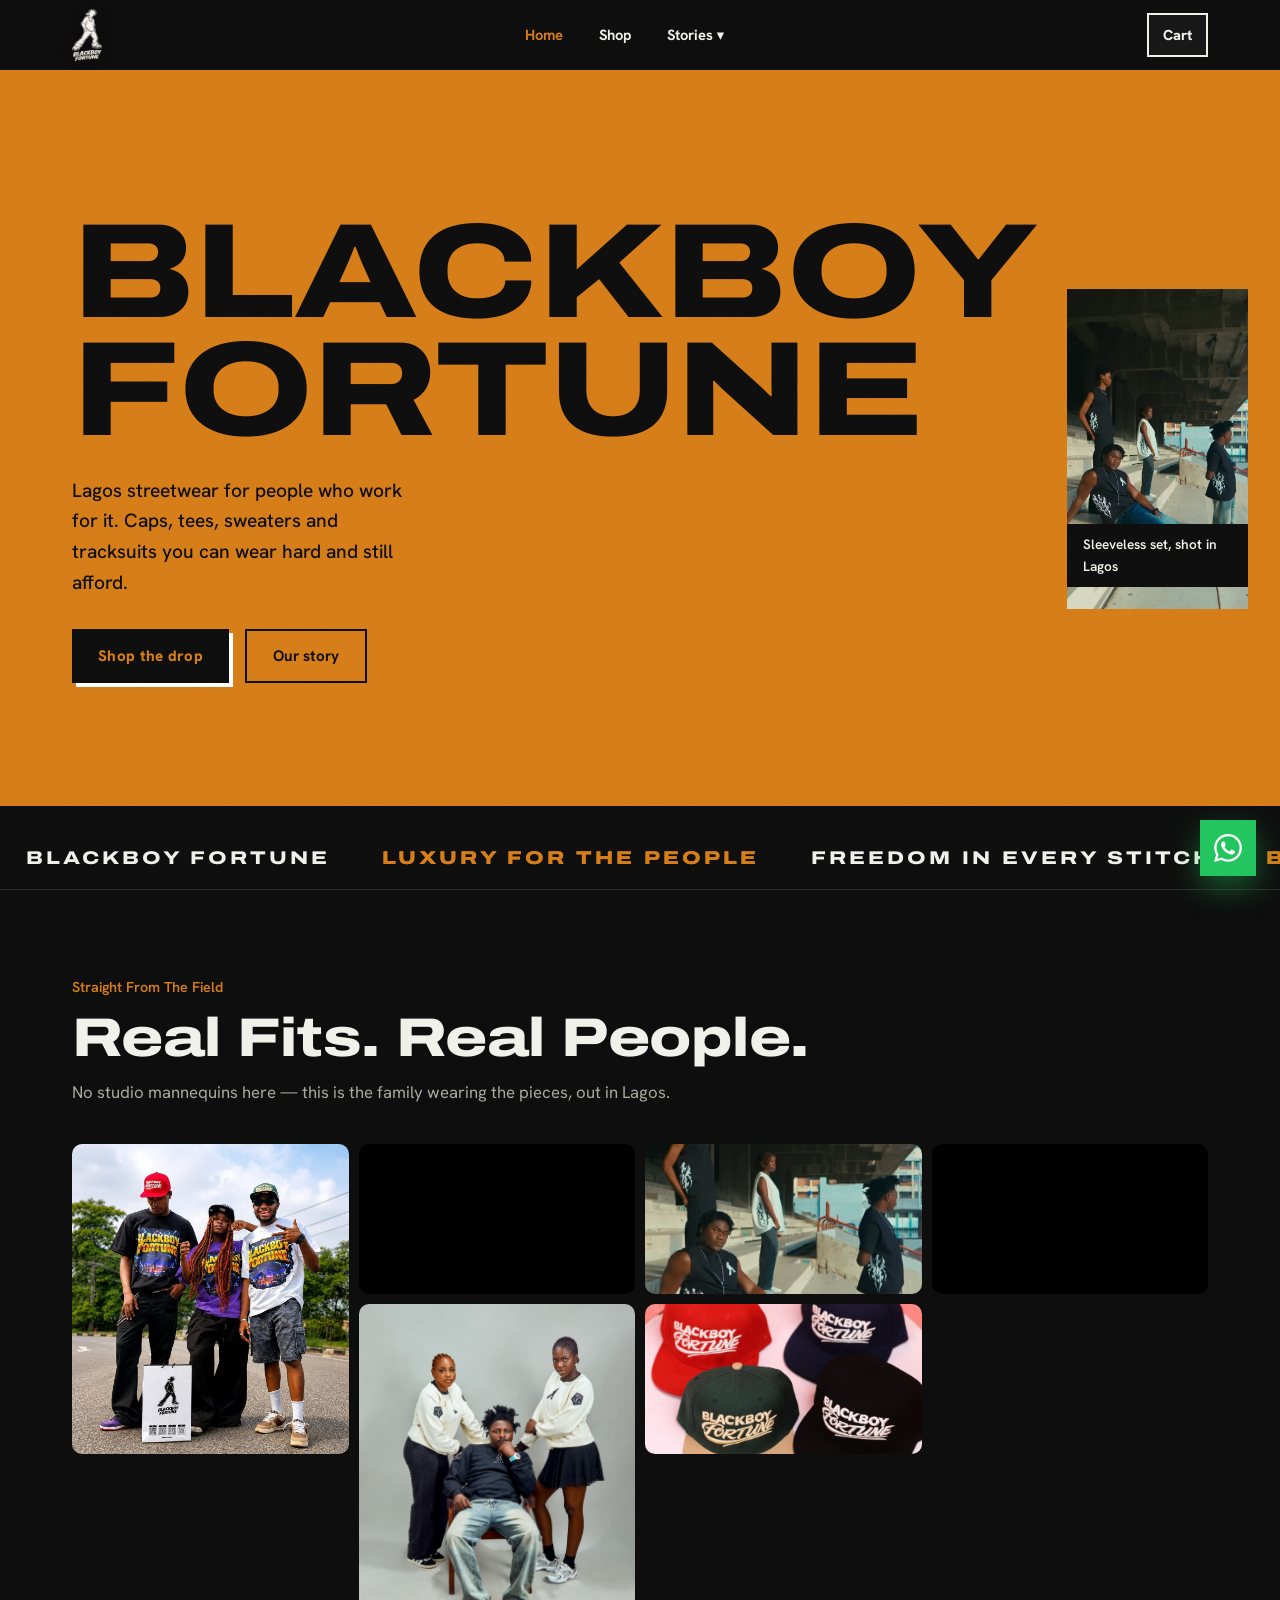
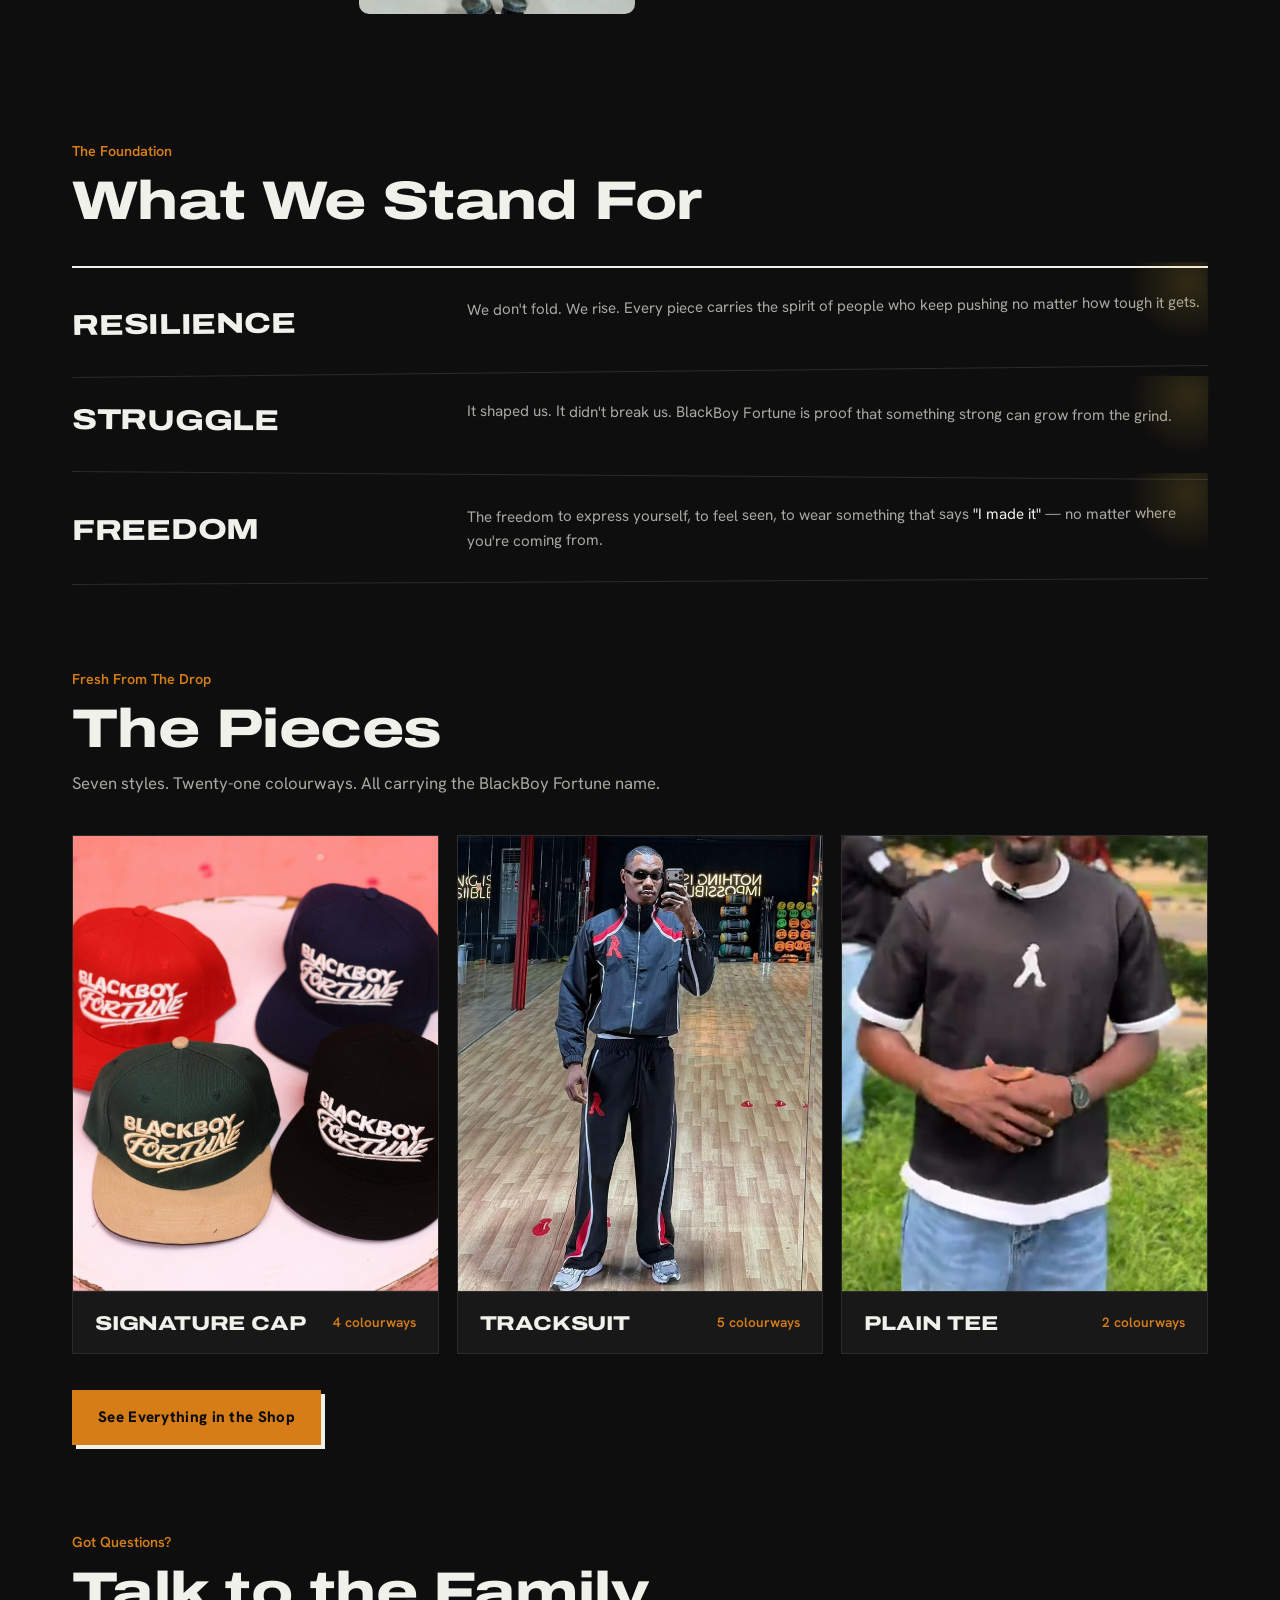
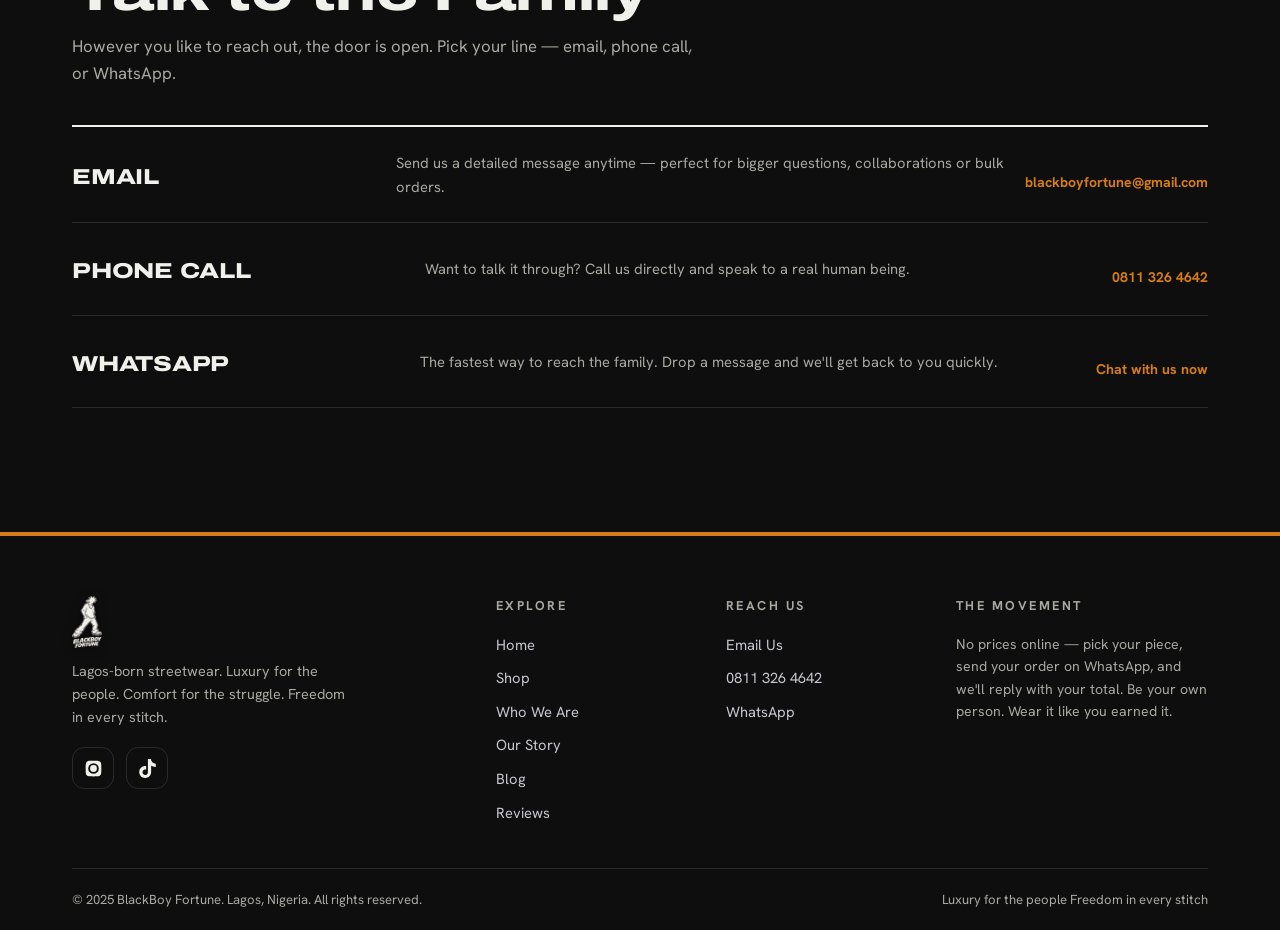
<file: index.html>
<!doctype html>
<html lang="en">
  <head>
    <meta charset="UTF-8" />
    <meta name="viewport" content="width=device-width, initial-scale=1.0, viewport-fit=cover" />
<meta name="theme-color" content="#0e0e0e" />
<link rel="manifest" href="manifest.json" />
<link rel="apple-touch-icon" href="assets/img/apple-touch-icon.png" />
<meta name="apple-mobile-web-app-capable" content="yes" />
<meta name="mobile-web-app-capable" content="yes" />
<meta name="apple-mobile-web-app-status-bar-style" content="black-translucent" />
<meta name="apple-mobile-web-app-title" content="BBF" />

    <title>BlackBoy Fortune — Luxury For The People | Lagos Streetwear</title>
    <meta
      name="description"
      content="BlackBoy Fortune — Lagos-born streetwear. Luxury you can actually afford. Caps, tracksuits, tees, sweaters & more. Order via WhatsApp."
    />
    <link rel="preconnect" href="https://fonts.googleapis.com" />
    <link
      href="https://fonts.googleapis.com/css2?family=Archivo:wdth,wght@62..125,500..900&family=Hanken+Grotesk:wght@400;500;600;700&display=swap"
      rel="stylesheet"
    />
    <link rel="stylesheet" href="home.css" />
  </head>
  <body data-page="home">
    <!-- ============ HEADER ============ -->
    <header>
      <div class="container nav-inner">
        <a href="index.html" class="logo"
          ><img
            src="assets/img/logo-white.png"
            class="mark"
            alt="BlackBoy Fortune"
        /></a>
        <nav class="desktop">
          <a href="index.html" data-nav="home">Home</a>
          <a href="shop.html" data-nav="shop">Shop</a>
          <div class="nav-item" id="stories-item">
            <a href="#" id="stories-toggle">Stories ▾</a>
            <div class="dd-menu">
              <a href="who-we-are.html" data-nav="who-we-are"
                >Who We Are </a
              >
              <a href="our-story.html" data-nav="our-story"
                >Our Story </a
              >
              <a href="blog.html" data-nav="blog">Blog </a>
              <a href="reviews.html" data-nav="reviews"
                >Reviews </a
              >
            </div>
          </div>
        </nav>
        <div class="nav-right">
          <button class="cart-btn" id="cart-open" aria-label="Open cart">
            Cart<span class="cart-count" id="cart-count">0</span>
          </button>
          <button class="hamburger" id="hamburger" aria-label="Menu">
            <span></span><span></span><span></span>
          </button>
        </div>
      </div>
    </header>

    <!-- ============ MOBILE MENU ============ -->
    <div class="mobile-menu" id="mobile-menu">
      <a class="mlink" href="index.html" data-nav="home">Home</a>
      <a class="mlink" href="shop.html" data-nav="shop">Shop</a>
      <div class="mm-label">Stories</div>
      <a class="msub" href="who-we-are.html" data-nav="who-we-are"
        >Who We Are </a
      >
      <a class="msub" href="our-story.html" data-nav="our-story"
        >Our Story </a
      >
      <a class="msub" href="blog.html" data-nav="blog">Blog </a>
      <a class="msub" href="reviews.html" data-nav="reviews"
        >Reviews </a
      >
      <div class="mm-contact">
        <a href="mailto:blackboyfortune@gmail.com"
          >blackboyfortune@gmail.com</a
        >
        <a href="tel:+2348113264642">0811 326 4642</a>
      </div>
    </div>

    <main>
      <section class="page" id="page-home">
        <div class="hero">
<div class="hero-copy">
<h1>Blackboy<br />Fortune</h1>
<p class="lead">Lagos streetwear for people who work for it. Caps, tees, sweaters and tracksuits you can wear hard and still afford.</p>
<div class="hero-cta">
<a class="btn" href="shop.html">Shop the drop</a>
<a class="btn-ghost" href="our-story.html">Our story</a>
</div>
</div>
<figure class="hero-photo">
<img src="assets/img/street-bridge.jpg" alt="Three people in BlackBoy Fortune sleeveless tops at a concrete Lagos stadium" />
<figcaption>Sleeveless set, shot in Lagos</figcaption>
</figure>
</div>

<div class="marquee">
          <div class="marquee-track" id="marquee"></div>
        </div>

        <section class="block" style="padding-bottom: 40px">
          <div class="container">
            <span class="kicker">Straight From The Field</span>
            <h2 class="h2">
              Real Fits. <span class="grad-text">Real People.</span>
            </h2>
            <p class="lead">
              No studio mannequins here — this is the family wearing the pieces,
              out in Lagos.
            </p>
            <div class="lookbook-grid">
              <div class="lb-item lb-tall photo-frame rot-a">
                <img
                  src="assets/img/three-friends.jpg"
                  alt="Three friends repping BlackBoy Fortune tees and caps on the road"
                  loading="lazy"
                />
              </div>
              <div class="lb-item photo-frame rot-b">
                <video
                  autoplay
                  muted
                  loop
                  playsinline
                  src="assets/video/lookbook-1.mp4"
                ></video
                ><span class="tape" style="top: -10px; left: 20px"></span>
              </div>
              <div class="lb-item photo-frame rot-c">
                <img
                  src="assets/img/street-bridge.jpg"
                  alt="Two friends in BlackBoy Fortune tees under a Lagos bridge"
                  loading="lazy"
                />
              </div>
              <div class="lb-item photo-frame rot-d">
                <video
                  autoplay
                  muted
                  loop
                  playsinline
                  src="assets/video/lookbook-2.mp4"
                ></video>
              </div>
              <div class="lb-item lb-tall photo-frame rot-e">
                <img
                  src="assets/img/group-studio.jpg"
                  alt="BlackBoy Fortune studio group shot"
                  loading="lazy"
                /><span
                  class="tape"
                  style="bottom: -10px; right: 24px; transform: rotate(8deg)"
                ></span>
              </div>
              <div class="lb-item photo-frame rot-f">
                <img
                  src="assets/img/caps-flatlay.jpg"
                  alt="BlackBoy Fortune caps in red, navy, green and black"
                  loading="lazy"
                />
              </div>
            </div>
          </div>
        </section>

        <section class="block">
          <div class="container">
            <span class="kicker">The Foundation</span>
            <h2 class="h2">What We <span class="grad-text">Stand For</span></h2>
            <div class="val-grid">
              <div class="val-card">
                <div class="num">01</div>
                <h3>Resilience</h3>
                <p>
                  We don't fold. We rise. Every piece carries the spirit of
                  people who keep pushing no matter how tough it gets.
                </p>
              </div>
              <div class="val-card">
                <div class="num">02</div>
                <h3>Struggle</h3>
                <p>
                  It shaped us. It didn't break us. BlackBoy Fortune is proof
                  that something strong can grow from the grind.
                </p>
              </div>
              <div class="val-card">
                <div class="num">03</div>
                <h3>Freedom</h3>
                <p>
                  The freedom to express yourself, to feel seen, to wear
                  something that says
                  <em style="font-style: normal; color: var(--text)"
                    >"I made it"</em
                  >
                  — no matter where you're coming from.
                </p>
              </div>
            </div>
          </div>
        </section>

        <section class="block" style="padding-top: 0">
          <div class="container">
            <span class="kicker">Fresh From The Drop</span>
            <h2 class="h2">The <span class="grad-text">Pieces</span></h2>
            <p class="lead">
              Seven styles. Twenty-one colourways. All carrying the BlackBoy
              Fortune name.
            </p>
            <div class="feat-grid" id="home-featured"></div>
            <div class="cta-row">
              <a class="btn" href="shop.html">See Everything in the Shop</a>
            </div>
          </div>
        </section>

        <section class="block" style="padding-top: 0">
          <div class="container">
            <span class="kicker">Got Questions?</span>
            <h2 class="h2">
              Talk to the <span class="grad-text">Family</span>
            </h2>
            <p class="lead">
              However you like to reach out, the door is open. Pick your line —
              email, phone call, or WhatsApp.
            </p>
            <div class="enq-grid">
              <a
                class="enq-card"
                href="mailto:blackboyfortune@gmail.com?subject=Enquiry%20—%20BlackBoy%20Fortune"
              >
                <div class="ico"></div>
                <h3>Email</h3>
                <p>
                  Send us a detailed message anytime — perfect for bigger
                  questions, collaborations or bulk orders.
                </p>
                <span class="go">blackboyfortune@gmail.com</span>
              </a>
              <a class="enq-card" href="tel:+2348113264642">
                <div class="ico"></div>
                <h3>Phone Call</h3>
                <p>
                  Want to talk it through? Call us directly and speak to a real
                  human being.
                </p>
                <span class="go">0811 326 4642</span>
              </a>
              <a
                class="enq-card"
                href="https://wa.me/2348113264642?text=Hello%20BlackBoy%20Fortune!%20I%20have%20an%20enquiry."
                target="_blank"
                rel="noopener"
              >
                <div class="ico"></div>
                <h3>WhatsApp</h3>
                <p>
                  The fastest way to reach the family. Drop a message and we'll
                  get back to you quickly.
                </p>
                <span class="go">Chat with us now</span>
              </a>
            </div>
          </div>
        </section>
      </section>
    </main>

    <!-- ============ CART DRAWER ============ -->
    <div class="drawer-overlay" id="drawer-overlay"></div>
    <aside class="cart-drawer" id="cart-drawer" aria-label="Shopping cart">
      <div class="drawer-head">
        <h3>Your Cart <span id="drawer-count"></span></h3>
        <button class="icon-btn" id="cart-close" aria-label="Close cart">
          ✕
        </button>
      </div>
      <p class="drawer-note">
        <b>No prices online.</b> Tap <b>ORDER</b> and we'll reply on WhatsApp
        with the total. Just asking something? Tap <b>ENQUIRY</b>.
      </p>
      <div class="drawer-items" id="drawer-items"></div>
      <div class="drawer-foot">
        <div class="drawer-total">
          <span>Total pieces</span><strong id="drawer-total">0</strong>
        </div>
        <button class="btn btn-block" id="order-btn">
          Order via WhatsApp
        </button>
        <button class="btn-ghost btn-block enq-btn" id="enquiry-btn">
          ❓ Make an Enquiry
        </button>
        <button class="btn-ghost btn-block clear-btn" id="clear-btn">
          Clear Cart
        </button>
      </div>
    </aside>

    <a
      class="wa-float"
      href="https://wa.me/2348113264642?text=Hello%20BlackBoy%20Fortune!%20I%20have%20an%20enquiry."
      target="_blank"
      rel="noopener"
      aria-label="Chat on WhatsApp"
    >
      <svg viewBox="0 0 24 24">
        <path
          d="M17.472 14.382c-.297-.149-1.758-.867-2.03-.967-.273-.099-.471-.148-.67.15-.197.297-.767.966-.94 1.164-.173.199-.347.223-.644.075-.297-.15-1.255-.463-2.39-1.475-.883-.788-1.48-1.761-1.653-2.059-.173-.297-.018-.458.13-.606.134-.133.297-.347.446-.52.149-.174.198-.298.297-.497.1-.198.05-.371-.025-.52-.074-.149-.669-1.612-.916-2.207-.242-.579-.487-.5-.669-.51-.173-.008-.371-.01-.57-.01-.198 0-.52.074-.792.372-.272.297-1.04 1.016-1.04 2.479 0 1.462 1.065 2.875 1.213 3.074.149.198 2.096 3.2 5.077 4.487.709.306 1.262.489 1.694.625.712.227 1.36.195 1.871.118.571-.085 1.758-.719 2.006-1.413.248-.694.248-1.289.173-1.413-.074-.124-.272-.198-.57-.347m-5.421 7.403h-.004a9.87 9.87 0 01-5.031-1.378l-.361-.214-3.741.982.998-3.648-.235-.374a9.86 9.86 0 01-1.51-5.26c.001-5.45 4.436-9.884 9.888-9.884 2.64 0 5.122 1.03 6.988 2.898a9.825 9.825 0 012.893 6.994c-.003 5.45-4.437 9.884-9.885 9.884m8.413-18.297A11.815 11.815 0 0012.05 0C5.495 0 .16 5.335.157 11.892c0 2.096.547 4.142 1.588 5.945L.057 24l6.305-1.654a11.882 11.882 0 005.683 1.448h.005c6.554 0 11.89-5.335 11.893-11.893a11.821 11.821 0 00-3.48-8.413z"
        />
      </svg>
    </a>

    <nav class="tabbar" id="tabbar" aria-label="App navigation">
<a href="index.html" data-tab="home">Home</a>
<a href="shop.html" data-tab="shop">Shop</a>
<button type="button" id="tab-cart">Cart<span class="tab-badge" id="tab-badge"></span></button>
<button type="button" id="tab-orders">Orders</button>
<button type="button" id="tab-stories" data-tab="stories">Stories</button>
</nav>
<div class="sheet" id="sheet" aria-hidden="true"><div class="sheet-card" role="dialog" aria-labelledby="sheet-title"><div class="sheet-head"><h3 id="sheet-title"></h3><button class="icon-btn" id="sheet-close" aria-label="Close">✕</button></div><div id="sheet-body"></div></div></div>
<div class="install-bar" id="install-bar" hidden><span id="install-text"></span><button class="btn" id="install-btn" type="button">Install</button><button class="icon-btn" id="install-x" type="button" aria-label="Dismiss">✕</button></div>

<div id="toast" role="status"></div>

    <!-- ============ FOOTER ============ -->
    <footer>
      <div class="container">
        <div class="foot-grid">
          <div class="foot-brand">
            <a href="index.html" class="logo foot-logo"
              ><img
                src="assets/img/logo-white.png"
                class="mark"
                alt="BlackBoy Fortune"
            /></a>
            <p>
              Lagos-born streetwear. Luxury for the people. Comfort for the
              struggle. Freedom in every stitch.
            </p>
            <div class="socials">
              <a
                href="https://www.instagram.com/blackboyfortune.ng?utm_source=ig_web_button_share_sheet&igsi=ZDNlZDc0MzIxNw=="
                target="_blank"
                rel="noopener"
                aria-label="Instagram"
              >
                <svg viewBox="0 0 24 24">
                  <path
                    d="M12 2.2c3.2 0 3.6 0 4.9.1 1.2.1 1.8.2 2.2.4.6.2 1 .5 1.4.9.4.4.7.8.9 1.4.2.4.4 1 .4 2.2.1 1.3.1 1.7.1 4.9s0 3.6-.1 4.9c-.1 1.2-.2 1.8-.4 2.2-.2.6-.5 1-.9 1.4-.4.4-.8.7-1.4.9-.4.2-1 .4-2.2.4-1.3.1-1.7.1-4.9.1s-3.6 0-4.9-.1c-1.2-.1-1.8-.2-2.2-.4-.6-.2-1-.5-1.4-.9-.4-.4-.7-.8-.9-1.4-.2-.4-.4-1-.4-2.2-.1-1.3-.1-1.7-.1-4.9s0-3.6.1-4.9c.1-1.2.2-1.8.4-2.2.2-.6.5-1 .9-1.4.4-.4.8-.7 1.4-.9.4-.2 1-.4 2.2-.4 1.3-.1 1.7-.1 4.9-.1zm0 3.1a6.7 6.7 0 100 13.4 6.7 6.7 0 000-13.4zm0 11a4.3 4.3 0 110-8.6 4.3 4.3 0 010 8.6zm6.9-11.3a1.6 1.6 0 11-3.2 0 1.6 1.6 0 013.2 0z"
                  />
                </svg>
              </a>
              <a
                href="https://www.tiktok.com/@blackboyfortune1?is_from_webapp=1&sender_device=pc"
                target="_blank"
                rel="noopener"
                aria-label="TikTok"
              >
                <svg viewBox="0 0 24 24">
                  <path
                    d="M12.53.02C13.84 0 15.14.01 16.44 0c.08 1.53.63 3.09 1.75 4.17 1.12 1.11 2.7 1.62 4.24 1.79v4.03c-1.44-.05-2.89-.35-4.2-.97-.57-.26-1.1-.59-1.62-.93-.01 2.92.01 5.84-.02 8.75-.08 1.4-.54 2.79-1.35 3.94-1.31 1.92-3.58 3.17-5.91 3.21-1.43.08-2.86-.31-4.08-1.03-2.02-1.19-3.44-3.37-3.65-5.71-.02-.5-.03-1-.01-1.49.18-1.9 1.12-3.72 2.58-4.96 1.66-1.44 3.98-2.13 6.15-1.72.02 1.48-.04 2.96-.04 4.44-.99-.32-2.15-.23-3.02.37-.63.41-1.11 1.04-1.36 1.75-.21.51-.15 1.07-.14 1.61.24 1.64 1.82 3.02 3.5 2.87 1.12-.01 2.19-.66 2.77-1.61.19-.33.4-.67.41-1.06.1-1.79.06-3.57.07-5.36.01-4.03-.01-8.05.02-12.07z"
                  />
                </svg>
              </a>
            </div>
          </div>
          <div>
            <h4>Explore</h4>
            <div class="foot-links">
              <a href="index.html">Home</a>
              <a href="shop.html">Shop</a>
              <a href="who-we-are.html">Who We Are</a>
              <a href="our-story.html">Our Story</a>
              <a href="blog.html">Blog</a>
              <a href="reviews.html">Reviews</a>
            </div>
          </div>
          <div>
            <h4>Reach Us</h4>
            <div class="foot-links">
              <a href="mailto:blackboyfortune@gmail.com">Email Us</a>
              <a href="tel:+2348113264642">0811 326 4642</a>
              <a
                href="https://wa.me/2348113264642?text=Hello%20BlackBoy%20Fortune!%20I%20have%20an%20enquiry."
                target="_blank"
                rel="noopener"
                >WhatsApp</a
              >
            </div>
          </div>
          <div>
            <h4>The Movement</h4>
            <p style="color: var(--muted); font-size: 0.88rem">
              No prices online — pick your piece, send your order on WhatsApp,
              and we'll reply with your total. Be your own person. Wear it like
              you earned it.
            </p>
          </div>
        </div>
        <div class="foot-bottom">
          <span
            >© 2025 BlackBoy Fortune. Lagos, Nigeria. All rights reserved.</span
          >
          <span>Luxury for the people Freedom in every stitch</span>
        </div>
      </div>
    </footer>

    <script src="home.js"></script>
  </body>
</html>
</file>
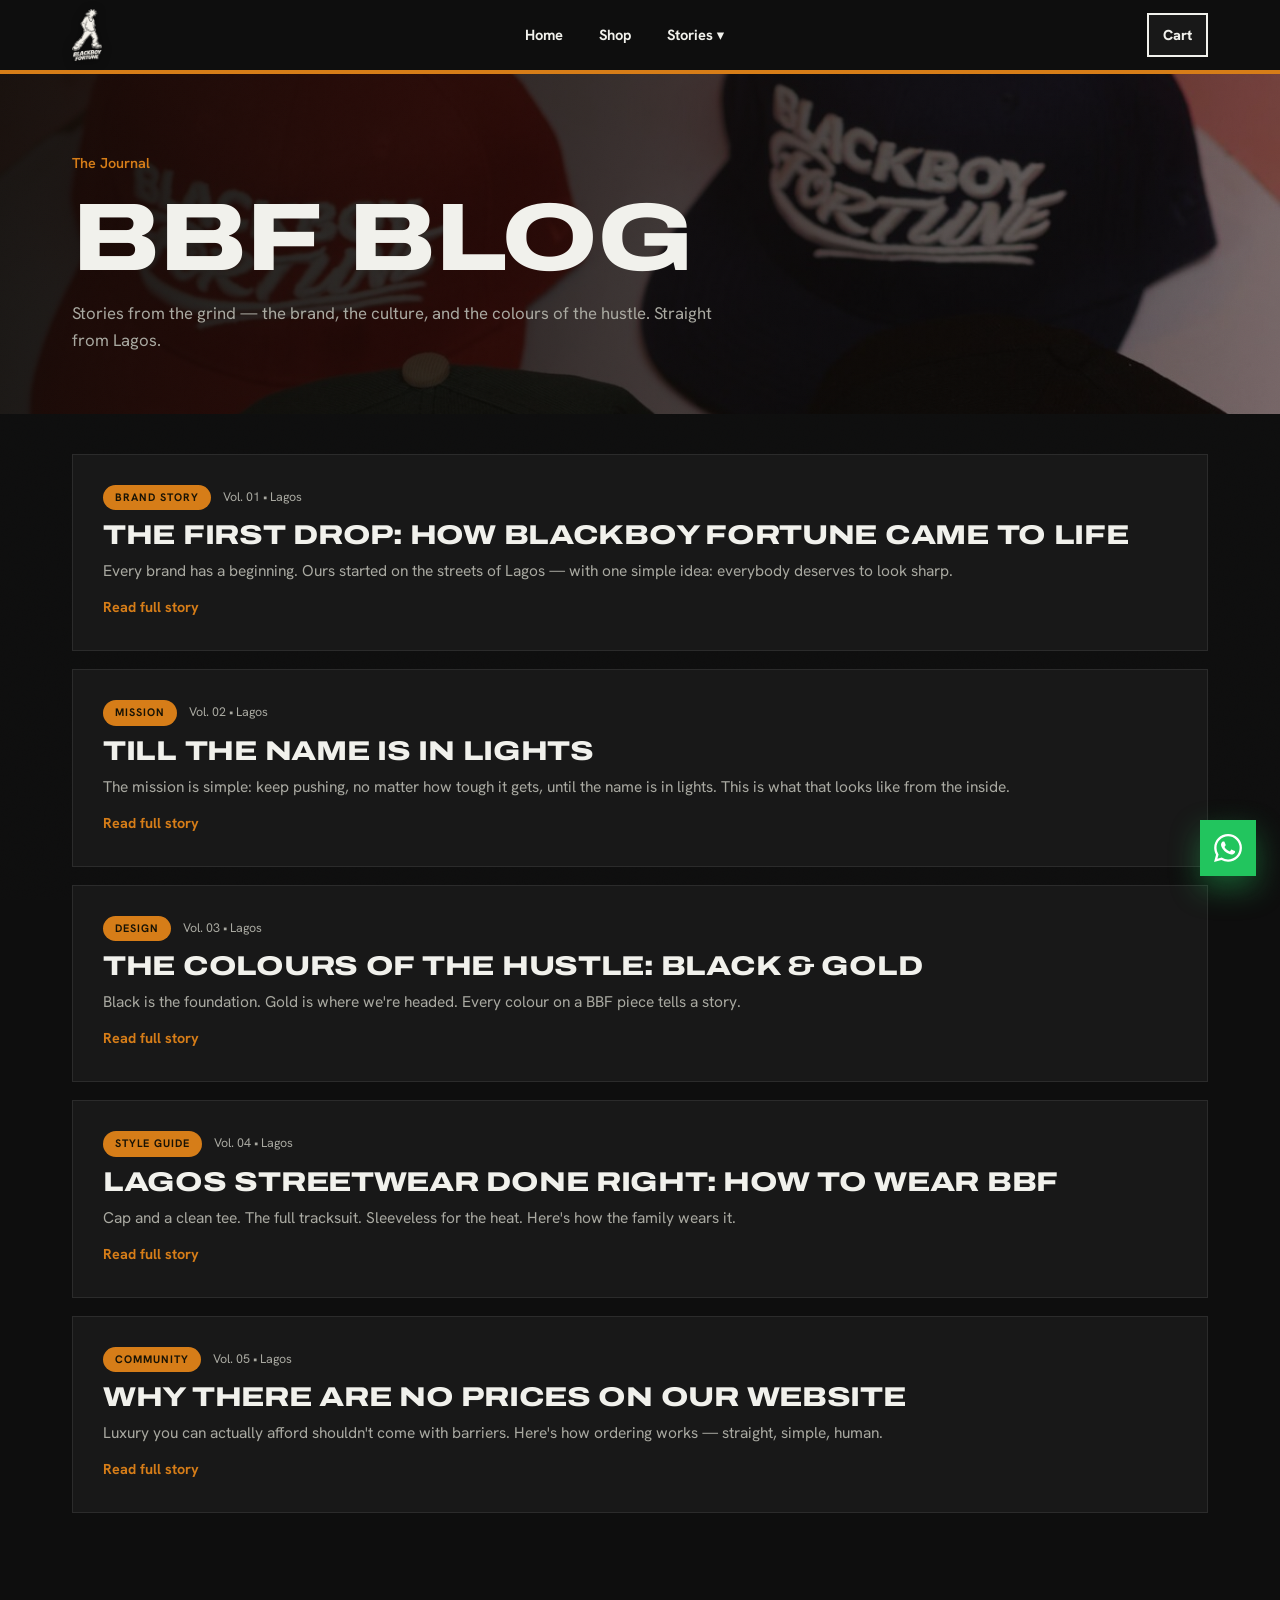
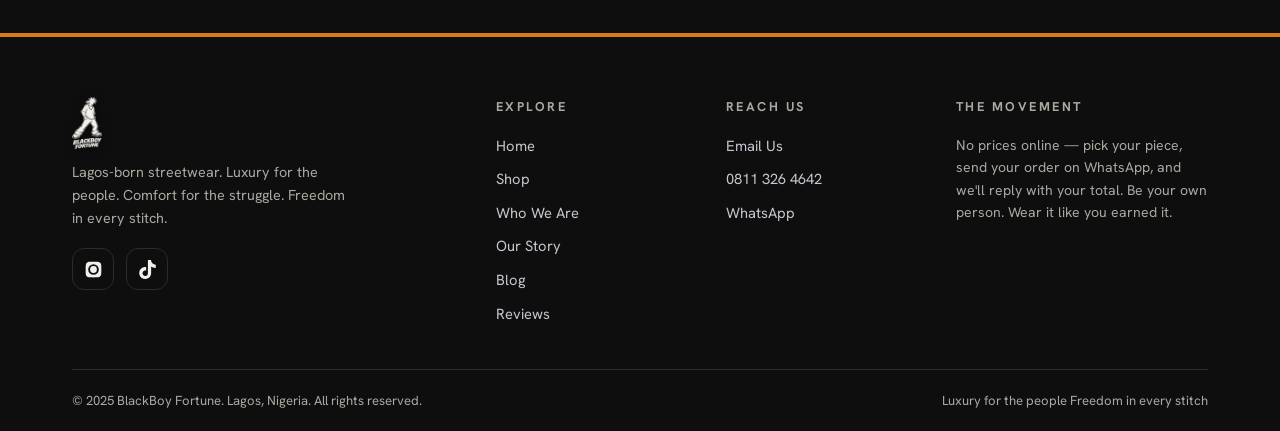
<file: blog.html>
<!DOCTYPE html>
<html lang="en">
<head>
<meta charset="UTF-8">
<meta name="viewport" content="width=device-width, initial-scale=1.0, viewport-fit=cover">
<meta name="theme-color" content="#0e0e0e" />
<link rel="manifest" href="manifest.json" />
<link rel="apple-touch-icon" href="assets/img/apple-touch-icon.png" />
<meta name="apple-mobile-web-app-capable" content="yes" />
<meta name="mobile-web-app-capable" content="yes" />
<meta name="apple-mobile-web-app-status-bar-style" content="black-translucent" />
<meta name="apple-mobile-web-app-title" content="BBF" />

<title>The Journal — BlackBoy Fortune</title>
<meta name="description" content="Stories, style notes and the culture behind BlackBoy Fortune.">
<link rel="preconnect" href="https://fonts.googleapis.com">
<link href="https://fonts.googleapis.com/css2?family=Archivo:wdth,wght@62..125,500..900&family=Hanken+Grotesk:wght@400;500;600;700&display=swap" rel="stylesheet">
<link rel="stylesheet" href="blog.css">
</head>
<body data-page="blog">

<!-- ============ HEADER ============ -->
<header>
  <div class="container nav-inner">
    <a href="index.html" class="logo"><img src="assets/img/logo-white.png" class="mark" alt="BlackBoy Fortune"></a>
    <nav class="desktop">
      <a href="index.html" data-nav="home">Home</a>
      <a href="shop.html" data-nav="shop">Shop</a>
      <div class="nav-item" id="stories-item">
        <a href="#" id="stories-toggle">Stories ▾</a>
        <div class="dd-menu">
          <a href="who-we-are.html" data-nav="who-we-are">Who We Are </a>
          <a href="our-story.html" data-nav="our-story">Our Story </a>
          <a href="blog.html" data-nav="blog">Blog </a>
          <a href="reviews.html" data-nav="reviews">Reviews </a>
        </div>
      </div>
    </nav>
    <div class="nav-right">
      <button class="cart-btn" id="cart-open" aria-label="Open cart">Cart<span class="cart-count" id="cart-count">0</span></button>
      <button class="hamburger" id="hamburger" aria-label="Menu"><span></span><span></span><span></span></button>
    </div>
  </div>
</header>

<!-- ============ MOBILE MENU ============ -->
<div class="mobile-menu" id="mobile-menu">

  <a class="mlink" href="index.html" data-nav="home">Home</a>
  <a class="mlink" href="shop.html" data-nav="shop">Shop</a>
  <div class="mm-label">Stories</div>
  <a class="msub" href="who-we-are.html" data-nav="who-we-are">Who We Are </a>
  <a class="msub" href="our-story.html" data-nav="our-story">Our Story </a>
  <a class="msub" href="blog.html" data-nav="blog">Blog </a>
  <a class="msub" href="reviews.html" data-nav="reviews">Reviews </a>
  <div class="mm-contact">
    <a href="mailto:blackboyfortune@gmail.com">blackboyfortune@gmail.com</a>
    <a href="tel:+2348113264642">0811 326 4642</a>
  </div>

</div>

<main>
<section class="page" id="page-blog">

  <div class="phero"><div class="phero-bg"><img src="assets/img/caps-flatlay.jpg" alt="" loading="lazy"></div><div class="container">
    <span class="kicker">The Journal</span>
    <h1>BBF <span class="grad-text">Blog</span></h1>
    <p class="lead">Stories from the grind — the brand, the culture, and the colours of the hustle. Straight from Lagos.</p>
  </div></div>
  <div class="container" style="padding-bottom:80px">
    <div class="blog-list">

      <article class="blog-post">
        <div class="blog-meta"><span class="blog-cat">Brand Story</span><span>Vol. 01 • Lagos</span></div>
        <h3>The First Drop: How BlackBoy Fortune Came to Life</h3>
        <p class="blog-ex">Every brand has a beginning. Ours started on the streets of Lagos — with one simple idea: everybody deserves to look sharp.</p>
        <div class="blog-body">
          <p>BlackBoy Fortune didn't start in a studio or an office. It started from watching. Watching people grind, hustle, and survive every single day without ever getting a taste of what luxury feels like. The traders, the students, the dreamers — the people who put in the most work were the ones priced out of looking the part.</p>
          <p>That didn't sit right. So the first piece was born from one simple idea: everybody deserves to look sharp. Everybody deserves to feel like somebody. And if you're willing to work, you should be able to afford it.</p>
          <p>The first drop was small, but the message was loud — quality you can feel, style that speaks before you do, and a name that stands for freedom. From the streets of Lagos to wherever you're reading this from: welcome to the era of BlackBoy Fortune.</p>
        </div>
        <button class="read-more">Read full story</button>
      </article>

      <article class="blog-post">
        <div class="blog-meta"><span class="blog-cat">Mission</span><span>Vol. 02 • Lagos</span></div>
        <h3>Till the Name Is in Lights</h3>
        <p class="blog-ex">The mission is simple: keep pushing, no matter how tough it gets, until the name is in lights. This is what that looks like from the inside.</p>
        <div class="blog-body">
          <p>There's a picture we hold onto — a billboard, somewhere over the Lagos traffic, with two words on it: BLACKBOY FORTUNE. That picture is the mission.</p>
          <p>Building a brand from nothing isn't a smooth road. There are slow days, doubts, and moments where quitting looks easy. But resilience isn't a value we printed on a label — it's how the brand survives. We don't fold. We rise.</p>
          <p>Every order answered, every piece delivered, every person who wears the logo out in Lekki, Ipaja, Ikorodu or anywhere in the world — that's another step toward the billboard. And when we get there, it won't just be a win for the brand. It'll be a win for everybody who was ever told luxury wasn't for them.</p>
          <p>Keep pushing. The name is going up in lights. </p>
        </div>
        <button class="read-more">Read full story</button>
      </article>

      <article class="blog-post">
        <div class="blog-meta"><span class="blog-cat">Design</span><span>Vol. 03 • Lagos</span></div>
        <h3>The Colours of the Hustle: Black &amp; Gold</h3>
        <p class="blog-ex">Black is the foundation. Gold is where we're headed. Every colour on a BBF piece tells a story.</p>
        <div class="blog-body">
          <p>Every BlackBoy Fortune piece starts with the same foundation: black. Bold. Clean. Unbothered. It's the base every hustler stands on — no noise, no pretending.</p>
          <p>Then comes the gold. Gold for ambition — the colour of kings built from nothing. Gold for the fortune that's coming, no matter how long the grind takes. Rust and warm tones for the struggle and the fire that keeps you going when the odds say stop.</p>
          <p>No colour on a BlackBoy Fortune piece is random. Ambition, hustle, and life lived in full colour — that's the whole language. When you wear it, you're not just matching an outfit. You're saying something.</p>
        </div>
        <button class="read-more">Read full story</button>
      </article>

      <article class="blog-post">
        <div class="blog-meta"><span class="blog-cat">Style Guide</span><span>Vol. 04 • Lagos</span></div>
        <h3>Lagos Streetwear Done Right: How to Wear BBF</h3>
        <p class="blog-ex">Cap and a clean tee. The full tracksuit. Sleeveless for the heat. Here's how the family wears it.</p>
        <div class="blog-body">
          <p>Streetwear in Lagos has its own rules — the heat is real, the moves are plenty, and the fit has to speak before you do. Here's how to run your BlackBoy Fortune pieces:</p>
          <p><b>The Everyday Hustle:</b> A plain BBF tee — black or white — with the logo doing the talking. Add the Signature Cap and you're set for anything the day throws at you.</p>
          <p><b>The Full Statement:</b> The tracksuit, head to toe. Purple &amp; White if you're feeling royal. Black &amp; Red if you came to be seen. Dark Blue &amp; Red for the ones who move in silence.</p>
          <p><b>Built for the Heat:</b> The sleeveless shirt was made for Lagos sun and Lagos energy. Black for the night moves, white for the daytime grind.</p>
          <p><b>Cool Evenings:</b> When the breeze picks up, the collar sweater — orange themed if you're bold — layers perfectly over a tee.</p>
          <p>However you wear it, one rule: wear it like you earned it. Because you did.</p>
        </div>
        <button class="read-more">Read full story</button>
      </article>

      <article class="blog-post">
        <div class="blog-meta"><span class="blog-cat">Community</span><span>Vol. 05 • Lagos</span></div>
        <h3>Why There Are No Prices on Our Website</h3>
        <p class="blog-ex">Luxury you can actually afford shouldn't come with barriers. Here's how ordering works — straight, simple, human.</p>
        <div class="blog-body">
          <p>If you've shopped the site, you've noticed something different: no price tags. That's intentional.</p>
          <p>BlackBoy Fortune was built for people who've been priced out of luxury for too long. Instead of fixed numbers on a screen, we keep it human — you pick your pieces, send your order straight to us on WhatsApp, and we respond personally with the total for your order. Bulk order? Family order? Rep your set with five caps? Let's talk.</p>
          <p>It also means every order is a conversation, not a transaction. You ask, we answer. Got something on your mind? The same door is open — tap <b>Enquiry</b> in your cart, or reach us from the home page by email, phone call, or WhatsApp.</p>
          <p>Pick your piece. Add it to your cart. Tap Order. We've got you from there. Welcome to the family. </p>
        </div>
        <button class="read-more">Read full story</button>
      </article>

    </div>
  </div>

</section>
</main>

<!-- ============ CART DRAWER ============ -->
<div class="drawer-overlay" id="drawer-overlay"></div>
<aside class="cart-drawer" id="cart-drawer" aria-label="Shopping cart">
  <div class="drawer-head">
    <h3>Your Cart <span id="drawer-count"></span></h3>
    <button class="icon-btn" id="cart-close" aria-label="Close cart">✕</button>
  </div>
  <p class="drawer-note"><b>No prices online.</b> Tap <b>ORDER</b> and we'll reply on WhatsApp with the total. Just asking something? Tap <b>ENQUIRY</b>.</p>
  <div class="drawer-items" id="drawer-items"></div>
  <div class="drawer-foot">
    <div class="drawer-total"><span>Total pieces</span><strong id="drawer-total">0</strong></div>
    <button class="btn btn-block" id="order-btn">Order via WhatsApp</button>
    <button class="btn-ghost btn-block enq-btn" id="enquiry-btn">❓ Make an Enquiry</button>
    <button class="btn-ghost btn-block clear-btn" id="clear-btn">Clear Cart</button>
  </div>
</aside>

<a class="wa-float" href="https://wa.me/2348113264642?text=Hello%20BlackBoy%20Fortune!%20I%20have%20an%20enquiry." target="_blank" rel="noopener" aria-label="Chat on WhatsApp">
  <svg viewBox="0 0 24 24"><path d="M17.472 14.382c-.297-.149-1.758-.867-2.03-.967-.273-.099-.471-.148-.67.15-.197.297-.767.966-.94 1.164-.173.199-.347.223-.644.075-.297-.15-1.255-.463-2.39-1.475-.883-.788-1.48-1.761-1.653-2.059-.173-.297-.018-.458.13-.606.134-.133.297-.347.446-.52.149-.174.198-.298.297-.497.1-.198.05-.371-.025-.52-.074-.149-.669-1.612-.916-2.207-.242-.579-.487-.5-.669-.51-.173-.008-.371-.01-.57-.01-.198 0-.52.074-.792.372-.272.297-1.04 1.016-1.04 2.479 0 1.462 1.065 2.875 1.213 3.074.149.198 2.096 3.2 5.077 4.487.709.306 1.262.489 1.694.625.712.227 1.36.195 1.871.118.571-.085 1.758-.719 2.006-1.413.248-.694.248-1.289.173-1.413-.074-.124-.272-.198-.57-.347m-5.421 7.403h-.004a9.87 9.87 0 01-5.031-1.378l-.361-.214-3.741.982.998-3.648-.235-.374a9.86 9.86 0 01-1.51-5.26c.001-5.45 4.436-9.884 9.888-9.884 2.64 0 5.122 1.03 6.988 2.898a9.825 9.825 0 012.893 6.994c-.003 5.45-4.437 9.884-9.885 9.884m8.413-18.297A11.815 11.815 0 0012.05 0C5.495 0 .16 5.335.157 11.892c0 2.096.547 4.142 1.588 5.945L.057 24l6.305-1.654a11.882 11.882 0 005.683 1.448h.005c6.554 0 11.89-5.335 11.893-11.893a11.821 11.821 0 00-3.48-8.413z"/></svg>
</a>

<nav class="tabbar" id="tabbar" aria-label="App navigation">
<a href="index.html" data-tab="home">Home</a>
<a href="shop.html" data-tab="shop">Shop</a>
<button type="button" id="tab-cart">Cart<span class="tab-badge" id="tab-badge"></span></button>
<button type="button" id="tab-orders">Orders</button>
<button type="button" id="tab-stories" data-tab="stories">Stories</button>
</nav>
<div class="sheet" id="sheet" aria-hidden="true"><div class="sheet-card" role="dialog" aria-labelledby="sheet-title"><div class="sheet-head"><h3 id="sheet-title"></h3><button class="icon-btn" id="sheet-close" aria-label="Close">✕</button></div><div id="sheet-body"></div></div></div>
<div class="install-bar" id="install-bar" hidden><span id="install-text"></span><button class="btn" id="install-btn" type="button">Install</button><button class="icon-btn" id="install-x" type="button" aria-label="Dismiss">✕</button></div>

<div id="toast" role="status"></div>

<!-- ============ FOOTER ============ -->
<footer>
  <div class="container">
    <div class="foot-grid">
      <div class="foot-brand">
        <a href="index.html" class="logo foot-logo"><img src="assets/img/logo-white.png" class="mark" alt="BlackBoy Fortune"></a>
        <p>Lagos-born streetwear. Luxury for the people. Comfort for the struggle. Freedom in every stitch.</p>
        <div class="socials">
          <a href="https://www.instagram.com/blackboyfortune.ng?utm_source=ig_web_button_share_sheet&igsi=ZDNlZDc0MzIxNw==" target="_blank" rel="noopener" aria-label="Instagram">
            <svg viewBox="0 0 24 24"><path d="M12 2.2c3.2 0 3.6 0 4.9.1 1.2.1 1.8.2 2.2.4.6.2 1 .5 1.4.9.4.4.7.8.9 1.4.2.4.4 1 .4 2.2.1 1.3.1 1.7.1 4.9s0 3.6-.1 4.9c-.1 1.2-.2 1.8-.4 2.2-.2.6-.5 1-.9 1.4-.4.4-.8.7-1.4.9-.4.2-1 .4-2.2.4-1.3.1-1.7.1-4.9.1s-3.6 0-4.9-.1c-1.2-.1-1.8-.2-2.2-.4-.6-.2-1-.5-1.4-.9-.4-.4-.7-.8-.9-1.4-.2-.4-.4-1-.4-2.2-.1-1.3-.1-1.7-.1-4.9s0-3.6.1-4.9c.1-1.2.2-1.8.4-2.2.2-.6.5-1 .9-1.4.4-.4.8-.7 1.4-.9.4-.2 1-.4 2.2-.4 1.3-.1 1.7-.1 4.9-.1zm0 3.1a6.7 6.7 0 100 13.4 6.7 6.7 0 000-13.4zm0 11a4.3 4.3 0 110-8.6 4.3 4.3 0 010 8.6zm6.9-11.3a1.6 1.6 0 11-3.2 0 1.6 1.6 0 013.2 0z"/></svg>
          </a>
          <a href="https://www.tiktok.com/@blackboyfortune1?is_from_webapp=1&sender_device=pc" target="_blank" rel="noopener" aria-label="TikTok">
            <svg viewBox="0 0 24 24"><path d="M12.53.02C13.84 0 15.14.01 16.44 0c.08 1.53.63 3.09 1.75 4.17 1.12 1.11 2.7 1.62 4.24 1.79v4.03c-1.44-.05-2.89-.35-4.2-.97-.57-.26-1.1-.59-1.62-.93-.01 2.92.01 5.84-.02 8.75-.08 1.4-.54 2.79-1.35 3.94-1.31 1.92-3.58 3.17-5.91 3.21-1.43.08-2.86-.31-4.08-1.03-2.02-1.19-3.44-3.37-3.65-5.71-.02-.5-.03-1-.01-1.49.18-1.9 1.12-3.72 2.58-4.96 1.66-1.44 3.98-2.13 6.15-1.72.02 1.48-.04 2.96-.04 4.44-.99-.32-2.15-.23-3.02.37-.63.41-1.11 1.04-1.36 1.75-.21.51-.15 1.07-.14 1.61.24 1.64 1.82 3.02 3.5 2.87 1.12-.01 2.19-.66 2.77-1.61.19-.33.4-.67.41-1.06.1-1.79.06-3.57.07-5.36.01-4.03-.01-8.05.02-12.07z"/></svg>
          </a>
        </div>
      </div>
      <div>
        <h4>Explore</h4>
        <div class="foot-links">
          <a href="index.html">Home</a>
          <a href="shop.html">Shop</a>
          <a href="who-we-are.html">Who We Are</a>
          <a href="our-story.html">Our Story</a>
          <a href="blog.html">Blog</a>
          <a href="reviews.html">Reviews</a>
        </div>
      </div>
      <div>
        <h4>Reach Us</h4>
        <div class="foot-links">
          <a href="mailto:blackboyfortune@gmail.com">Email Us</a>
          <a href="tel:+2348113264642">0811 326 4642</a>
          <a href="https://wa.me/2348113264642?text=Hello%20BlackBoy%20Fortune!%20I%20have%20an%20enquiry." target="_blank" rel="noopener">WhatsApp</a>
        </div>
      </div>
      <div>
        <h4>The Movement</h4>
        <p style="color:var(--muted);font-size:.88rem">No prices online — pick your piece, send your order on WhatsApp, and we'll reply with your total. Be your own person. Wear it like you earned it.</p>
      </div>
    </div>
    <div class="foot-bottom">
      <span>© 2025 BlackBoy Fortune. Lagos, Nigeria. All rights reserved.</span>
      <span>Luxury for the people Freedom in every stitch</span>
    </div>
  </div>
</footer>

<script src="blog.js"></script>
</body>
</html>
</file>
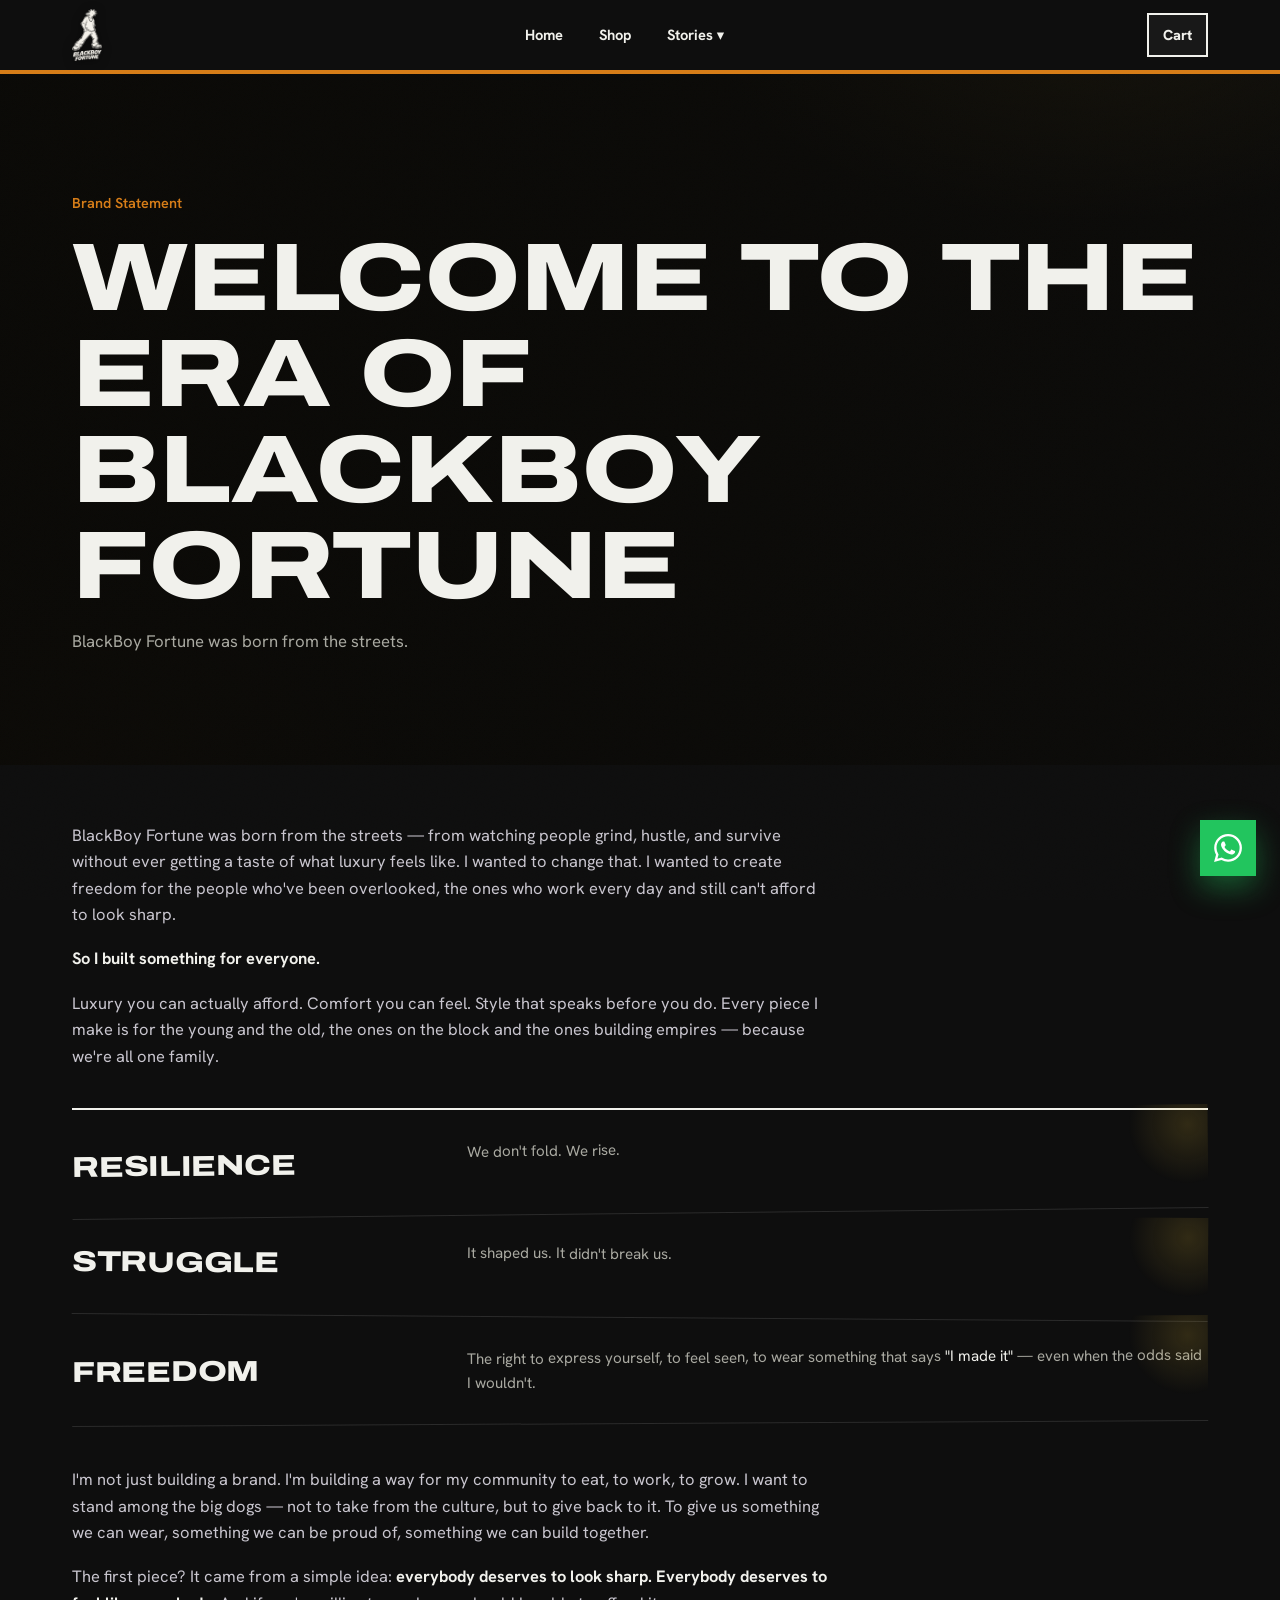
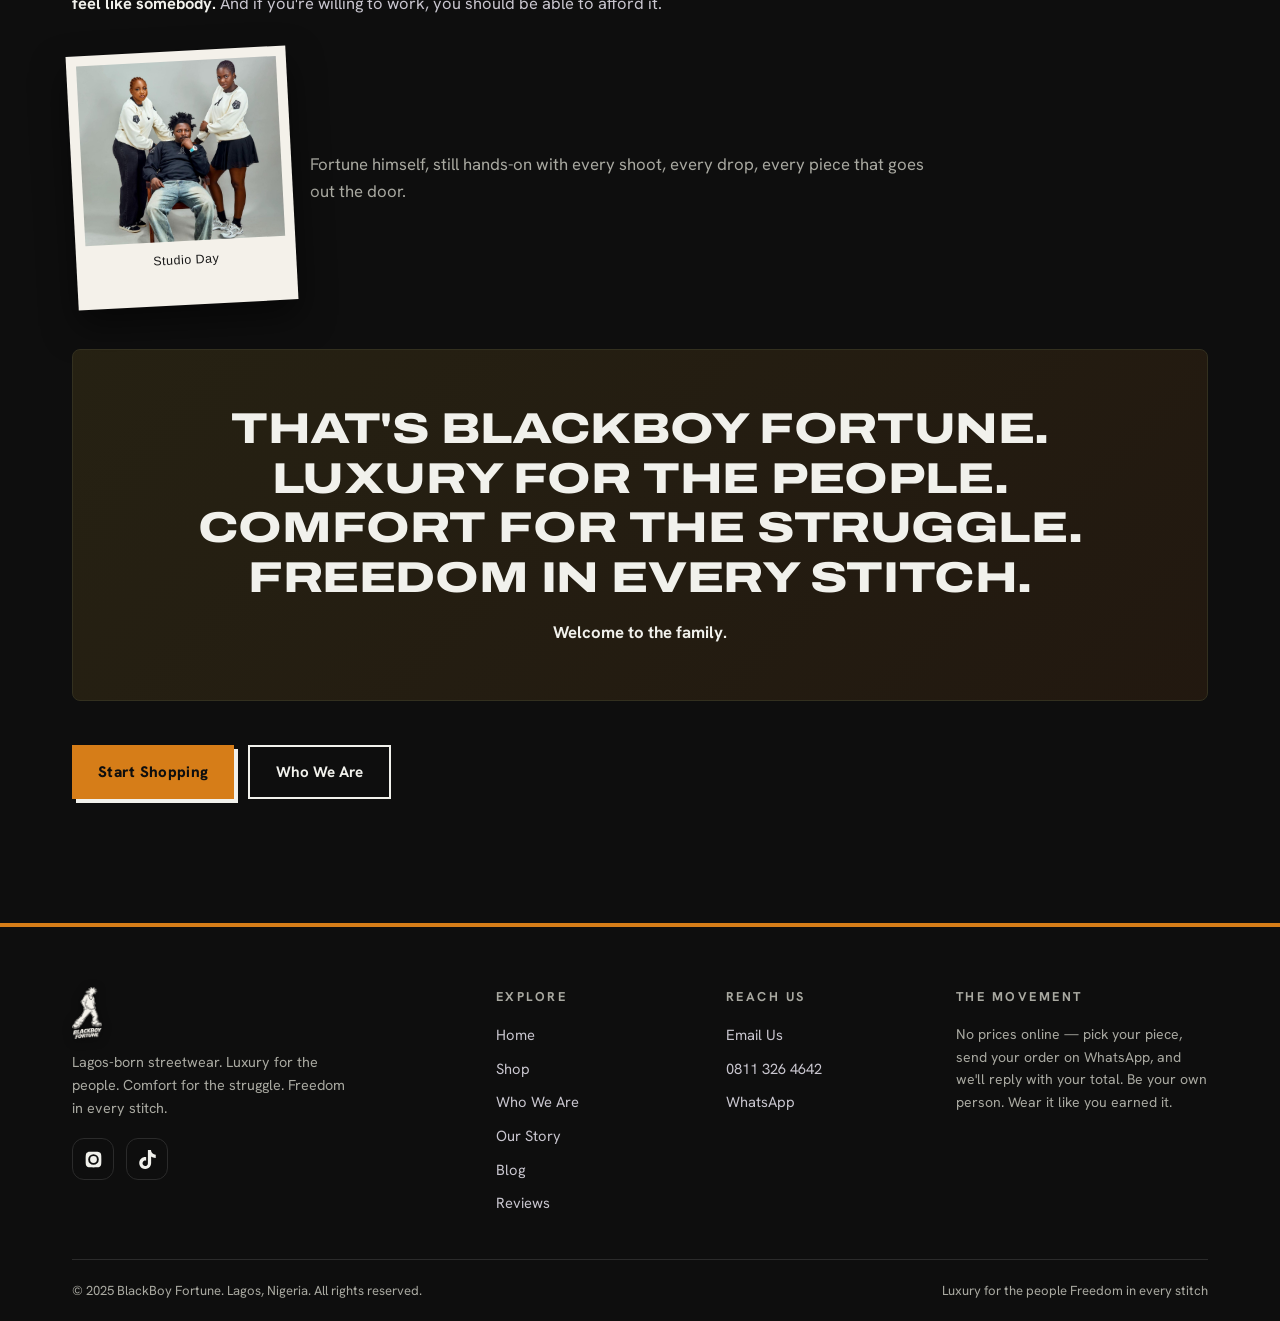
<file: our-story.html>
<!DOCTYPE html>
<html lang="en">
<head>
<meta charset="UTF-8">
<meta name="viewport" content="width=device-width, initial-scale=1.0, viewport-fit=cover">
<meta name="theme-color" content="#0e0e0e" />
<link rel="manifest" href="manifest.json" />
<link rel="apple-touch-icon" href="assets/img/apple-touch-icon.png" />
<meta name="apple-mobile-web-app-capable" content="yes" />
<meta name="mobile-web-app-capable" content="yes" />
<meta name="apple-mobile-web-app-status-bar-style" content="black-translucent" />
<meta name="apple-mobile-web-app-title" content="BBF" />

<title>Our Story — BlackBoy Fortune</title>
<meta name="description" content="How BlackBoy Fortune started — Fortune’s story, the mission, and the family behind the brand.">
<link rel="preconnect" href="https://fonts.googleapis.com">
<link href="https://fonts.googleapis.com/css2?family=Archivo:wdth,wght@62..125,500..900&family=Hanken+Grotesk:wght@400;500;600;700&display=swap" rel="stylesheet">
<link rel="stylesheet" href="our-story.css">
</head>
<body data-page="our-story">

<!-- ============ HEADER ============ -->
<header>
  <div class="container nav-inner">
    <a href="index.html" class="logo"><img src="assets/img/logo-white.png" class="mark" alt="BlackBoy Fortune"></a>
    <nav class="desktop">
      <a href="index.html" data-nav="home">Home</a>
      <a href="shop.html" data-nav="shop">Shop</a>
      <div class="nav-item" id="stories-item">
        <a href="#" id="stories-toggle">Stories ▾</a>
        <div class="dd-menu">
          <a href="who-we-are.html" data-nav="who-we-are">Who We Are </a>
          <a href="our-story.html" data-nav="our-story">Our Story </a>
          <a href="blog.html" data-nav="blog">Blog </a>
          <a href="reviews.html" data-nav="reviews">Reviews </a>
        </div>
      </div>
    </nav>
    <div class="nav-right">
      <button class="cart-btn" id="cart-open" aria-label="Open cart">Cart<span class="cart-count" id="cart-count">0</span></button>
      <button class="hamburger" id="hamburger" aria-label="Menu"><span></span><span></span><span></span></button>
    </div>
  </div>
</header>

<!-- ============ MOBILE MENU ============ -->
<div class="mobile-menu" id="mobile-menu">

  <a class="mlink" href="index.html" data-nav="home">Home</a>
  <a class="mlink" href="shop.html" data-nav="shop">Shop</a>
  <div class="mm-label">Stories</div>
  <a class="msub" href="who-we-are.html" data-nav="who-we-are">Who We Are </a>
  <a class="msub" href="our-story.html" data-nav="our-story">Our Story </a>
  <a class="msub" href="blog.html" data-nav="blog">Blog </a>
  <a class="msub" href="reviews.html" data-nav="reviews">Reviews </a>
  <div class="mm-contact">
    <a href="mailto:blackboyfortune@gmail.com">blackboyfortune@gmail.com</a>
    <a href="tel:+2348113264642">0811 326 4642</a>
  </div>

</div>

<main>
<section class="page" id="page-our-story">

  <div class="phero phero-video">
    <div class="phero-bg phero-bg-video">
      <video id="story-bg-video" autoplay muted playsinline></video>
    </div>
    <div class="container">
    <span class="kicker">Brand Statement</span>
    <h1>Welcome to the Era of <span class="grad-text">BlackBoy Fortune</span></h1>
    <p class="lead">BlackBoy Fortune was born from the streets.</p>
  </div></div>
  <section class="block" style="padding-top:40px"><div class="container">
    <div class="prose">
      <p>BlackBoy Fortune was born from the streets — from watching people grind, hustle, and survive without ever getting a taste of what luxury feels like. I wanted to change that. I wanted to create freedom for the people who've been overlooked, the ones who work every day and still can't afford to look sharp.</p>
      <p><b>So I built something for everyone.</b></p>
      <p>Luxury you can actually afford. Comfort you can feel. Style that speaks before you do. Every piece I make is for the young and the old, the ones on the block and the ones building empires — because we're all one family.</p>
    </div>
    <div class="val-grid" style="grid-template-columns:repeat(3,1fr)">
      <div class="val-card"><div class="num">01</div><h3>Resilience</h3><p>We don't fold. We rise.</p></div>
      <div class="val-card"><div class="num">02</div><h3>Struggle</h3><p>It shaped us. It didn't break us.</p></div>
      <div class="val-card"><div class="num">03</div><h3>Freedom</h3><p>The right to express yourself, to feel seen, to wear something that says <em style="font-style:normal;color:var(--text)">"I made it"</em> — even when the odds said I wouldn't.</p></div>
    </div>
    <div class="prose" style="margin-top:44px">
      <p>I'm not just building a brand. I'm building a way for my community to eat, to work, to grow. I want to stand among the big dogs — not to take from the culture, but to give back to it. To give us something we can wear, something we can be proud of, something we can build together.</p>
      <p>The first piece? It came from a simple idea: <b>everybody deserves to look sharp. Everybody deserves to feel like somebody.</b> And if you're willing to work, you should be able to afford it.</p>
    </div>
    <div class="prose-photo">
      <div class="polaroid"><img src="assets/img/group-studio.jpg" alt="BlackBoy Fortune studio shoot"><span>Studio Day</span></div>
      <p class="lead" style="align-self:center">Fortune himself, still hands-on with every shoot, every drop, every piece that goes out the door.</p>
    </div>
    <div class="statement">
      <h2>That's BlackBoy Fortune. <span class="grad-text">Luxury for the people.</span> Comfort for the struggle. Freedom in every stitch.</h2>
      <p class="small" style="margin:16px 0 0;font-size:1.05rem;color:var(--text);font-weight:700">Welcome to the family. </p>
    </div>
    <div class="cta-row">
      <a class="btn" href="shop.html">Start Shopping</a>
      <a class="btn-ghost" href="who-we-are.html">Who We Are</a>
    </div>
  </div></section>

</section>
</main>

<!-- ============ CART DRAWER ============ -->
<div class="drawer-overlay" id="drawer-overlay"></div>
<aside class="cart-drawer" id="cart-drawer" aria-label="Shopping cart">
  <div class="drawer-head">
    <h3>Your Cart <span id="drawer-count"></span></h3>
    <button class="icon-btn" id="cart-close" aria-label="Close cart">✕</button>
  </div>
  <p class="drawer-note"><b>No prices online.</b> Tap <b>ORDER</b> and we'll reply on WhatsApp with the total. Just asking something? Tap <b>ENQUIRY</b>.</p>
  <div class="drawer-items" id="drawer-items"></div>
  <div class="drawer-foot">
    <div class="drawer-total"><span>Total pieces</span><strong id="drawer-total">0</strong></div>
    <button class="btn btn-block" id="order-btn">Order via WhatsApp</button>
    <button class="btn-ghost btn-block enq-btn" id="enquiry-btn">❓ Make an Enquiry</button>
    <button class="btn-ghost btn-block clear-btn" id="clear-btn">Clear Cart</button>
  </div>
</aside>

<a class="wa-float" href="https://wa.me/2348113264642?text=Hello%20BlackBoy%20Fortune!%20I%20have%20an%20enquiry." target="_blank" rel="noopener" aria-label="Chat on WhatsApp">
  <svg viewBox="0 0 24 24"><path d="M17.472 14.382c-.297-.149-1.758-.867-2.03-.967-.273-.099-.471-.148-.67.15-.197.297-.767.966-.94 1.164-.173.199-.347.223-.644.075-.297-.15-1.255-.463-2.39-1.475-.883-.788-1.48-1.761-1.653-2.059-.173-.297-.018-.458.13-.606.134-.133.297-.347.446-.52.149-.174.198-.298.297-.497.1-.198.05-.371-.025-.52-.074-.149-.669-1.612-.916-2.207-.242-.579-.487-.5-.669-.51-.173-.008-.371-.01-.57-.01-.198 0-.52.074-.792.372-.272.297-1.04 1.016-1.04 2.479 0 1.462 1.065 2.875 1.213 3.074.149.198 2.096 3.2 5.077 4.487.709.306 1.262.489 1.694.625.712.227 1.36.195 1.871.118.571-.085 1.758-.719 2.006-1.413.248-.694.248-1.289.173-1.413-.074-.124-.272-.198-.57-.347m-5.421 7.403h-.004a9.87 9.87 0 01-5.031-1.378l-.361-.214-3.741.982.998-3.648-.235-.374a9.86 9.86 0 01-1.51-5.26c.001-5.45 4.436-9.884 9.888-9.884 2.64 0 5.122 1.03 6.988 2.898a9.825 9.825 0 012.893 6.994c-.003 5.45-4.437 9.884-9.885 9.884m8.413-18.297A11.815 11.815 0 0012.05 0C5.495 0 .16 5.335.157 11.892c0 2.096.547 4.142 1.588 5.945L.057 24l6.305-1.654a11.882 11.882 0 005.683 1.448h.005c6.554 0 11.89-5.335 11.893-11.893a11.821 11.821 0 00-3.48-8.413z"/></svg>
</a>

<nav class="tabbar" id="tabbar" aria-label="App navigation">
<a href="index.html" data-tab="home">Home</a>
<a href="shop.html" data-tab="shop">Shop</a>
<button type="button" id="tab-cart">Cart<span class="tab-badge" id="tab-badge"></span></button>
<button type="button" id="tab-orders">Orders</button>
<button type="button" id="tab-stories" data-tab="stories">Stories</button>
</nav>
<div class="sheet" id="sheet" aria-hidden="true"><div class="sheet-card" role="dialog" aria-labelledby="sheet-title"><div class="sheet-head"><h3 id="sheet-title"></h3><button class="icon-btn" id="sheet-close" aria-label="Close">✕</button></div><div id="sheet-body"></div></div></div>
<div class="install-bar" id="install-bar" hidden><span id="install-text"></span><button class="btn" id="install-btn" type="button">Install</button><button class="icon-btn" id="install-x" type="button" aria-label="Dismiss">✕</button></div>

<div id="toast" role="status"></div>

<!-- ============ FOOTER ============ -->
<footer>
  <div class="container">
    <div class="foot-grid">
      <div class="foot-brand">
        <a href="index.html" class="logo foot-logo"><img src="assets/img/logo-white.png" class="mark" alt="BlackBoy Fortune"></a>
        <p>Lagos-born streetwear. Luxury for the people. Comfort for the struggle. Freedom in every stitch.</p>
        <div class="socials">
          <a href="https://www.instagram.com/blackboyfortune.ng?utm_source=ig_web_button_share_sheet&igsi=ZDNlZDc0MzIxNw==" target="_blank" rel="noopener" aria-label="Instagram">
            <svg viewBox="0 0 24 24"><path d="M12 2.2c3.2 0 3.6 0 4.9.1 1.2.1 1.8.2 2.2.4.6.2 1 .5 1.4.9.4.4.7.8.9 1.4.2.4.4 1 .4 2.2.1 1.3.1 1.7.1 4.9s0 3.6-.1 4.9c-.1 1.2-.2 1.8-.4 2.2-.2.6-.5 1-.9 1.4-.4.4-.8.7-1.4.9-.4.2-1 .4-2.2.4-1.3.1-1.7.1-4.9.1s-3.6 0-4.9-.1c-1.2-.1-1.8-.2-2.2-.4-.6-.2-1-.5-1.4-.9-.4-.4-.7-.8-.9-1.4-.2-.4-.4-1-.4-2.2-.1-1.3-.1-1.7-.1-4.9s0-3.6.1-4.9c.1-1.2.2-1.8.4-2.2.2-.6.5-1 .9-1.4.4-.4.8-.7 1.4-.9.4-.2 1-.4 2.2-.4 1.3-.1 1.7-.1 4.9-.1zm0 3.1a6.7 6.7 0 100 13.4 6.7 6.7 0 000-13.4zm0 11a4.3 4.3 0 110-8.6 4.3 4.3 0 010 8.6zm6.9-11.3a1.6 1.6 0 11-3.2 0 1.6 1.6 0 013.2 0z"/></svg>
          </a>
          <a href="https://www.tiktok.com/@blackboyfortune1?is_from_webapp=1&sender_device=pc" target="_blank" rel="noopener" aria-label="TikTok">
            <svg viewBox="0 0 24 24"><path d="M12.53.02C13.84 0 15.14.01 16.44 0c.08 1.53.63 3.09 1.75 4.17 1.12 1.11 2.7 1.62 4.24 1.79v4.03c-1.44-.05-2.89-.35-4.2-.97-.57-.26-1.1-.59-1.62-.93-.01 2.92.01 5.84-.02 8.75-.08 1.4-.54 2.79-1.35 3.94-1.31 1.92-3.58 3.17-5.91 3.21-1.43.08-2.86-.31-4.08-1.03-2.02-1.19-3.44-3.37-3.65-5.71-.02-.5-.03-1-.01-1.49.18-1.9 1.12-3.72 2.58-4.96 1.66-1.44 3.98-2.13 6.15-1.72.02 1.48-.04 2.96-.04 4.44-.99-.32-2.15-.23-3.02.37-.63.41-1.11 1.04-1.36 1.75-.21.51-.15 1.07-.14 1.61.24 1.64 1.82 3.02 3.5 2.87 1.12-.01 2.19-.66 2.77-1.61.19-.33.4-.67.41-1.06.1-1.79.06-3.57.07-5.36.01-4.03-.01-8.05.02-12.07z"/></svg>
          </a>
        </div>
      </div>
      <div>
        <h4>Explore</h4>
        <div class="foot-links">
          <a href="index.html">Home</a>
          <a href="shop.html">Shop</a>
          <a href="who-we-are.html">Who We Are</a>
          <a href="our-story.html">Our Story</a>
          <a href="blog.html">Blog</a>
          <a href="reviews.html">Reviews</a>
        </div>
      </div>
      <div>
        <h4>Reach Us</h4>
        <div class="foot-links">
          <a href="mailto:blackboyfortune@gmail.com">Email Us</a>
          <a href="tel:+2348113264642">0811 326 4642</a>
          <a href="https://wa.me/2348113264642?text=Hello%20BlackBoy%20Fortune!%20I%20have%20an%20enquiry." target="_blank" rel="noopener">WhatsApp</a>
        </div>
      </div>
      <div>
        <h4>The Movement</h4>
        <p style="color:var(--muted);font-size:.88rem">No prices online — pick your piece, send your order on WhatsApp, and we'll reply with your total. Be your own person. Wear it like you earned it.</p>
      </div>
    </div>
    <div class="foot-bottom">
      <span>© 2025 BlackBoy Fortune. Lagos, Nigeria. All rights reserved.</span>
      <span>Luxury for the people Freedom in every stitch</span>
    </div>
  </div>
</footer>

<script src="our-story.js"></script>
</body>
</html>
</file>
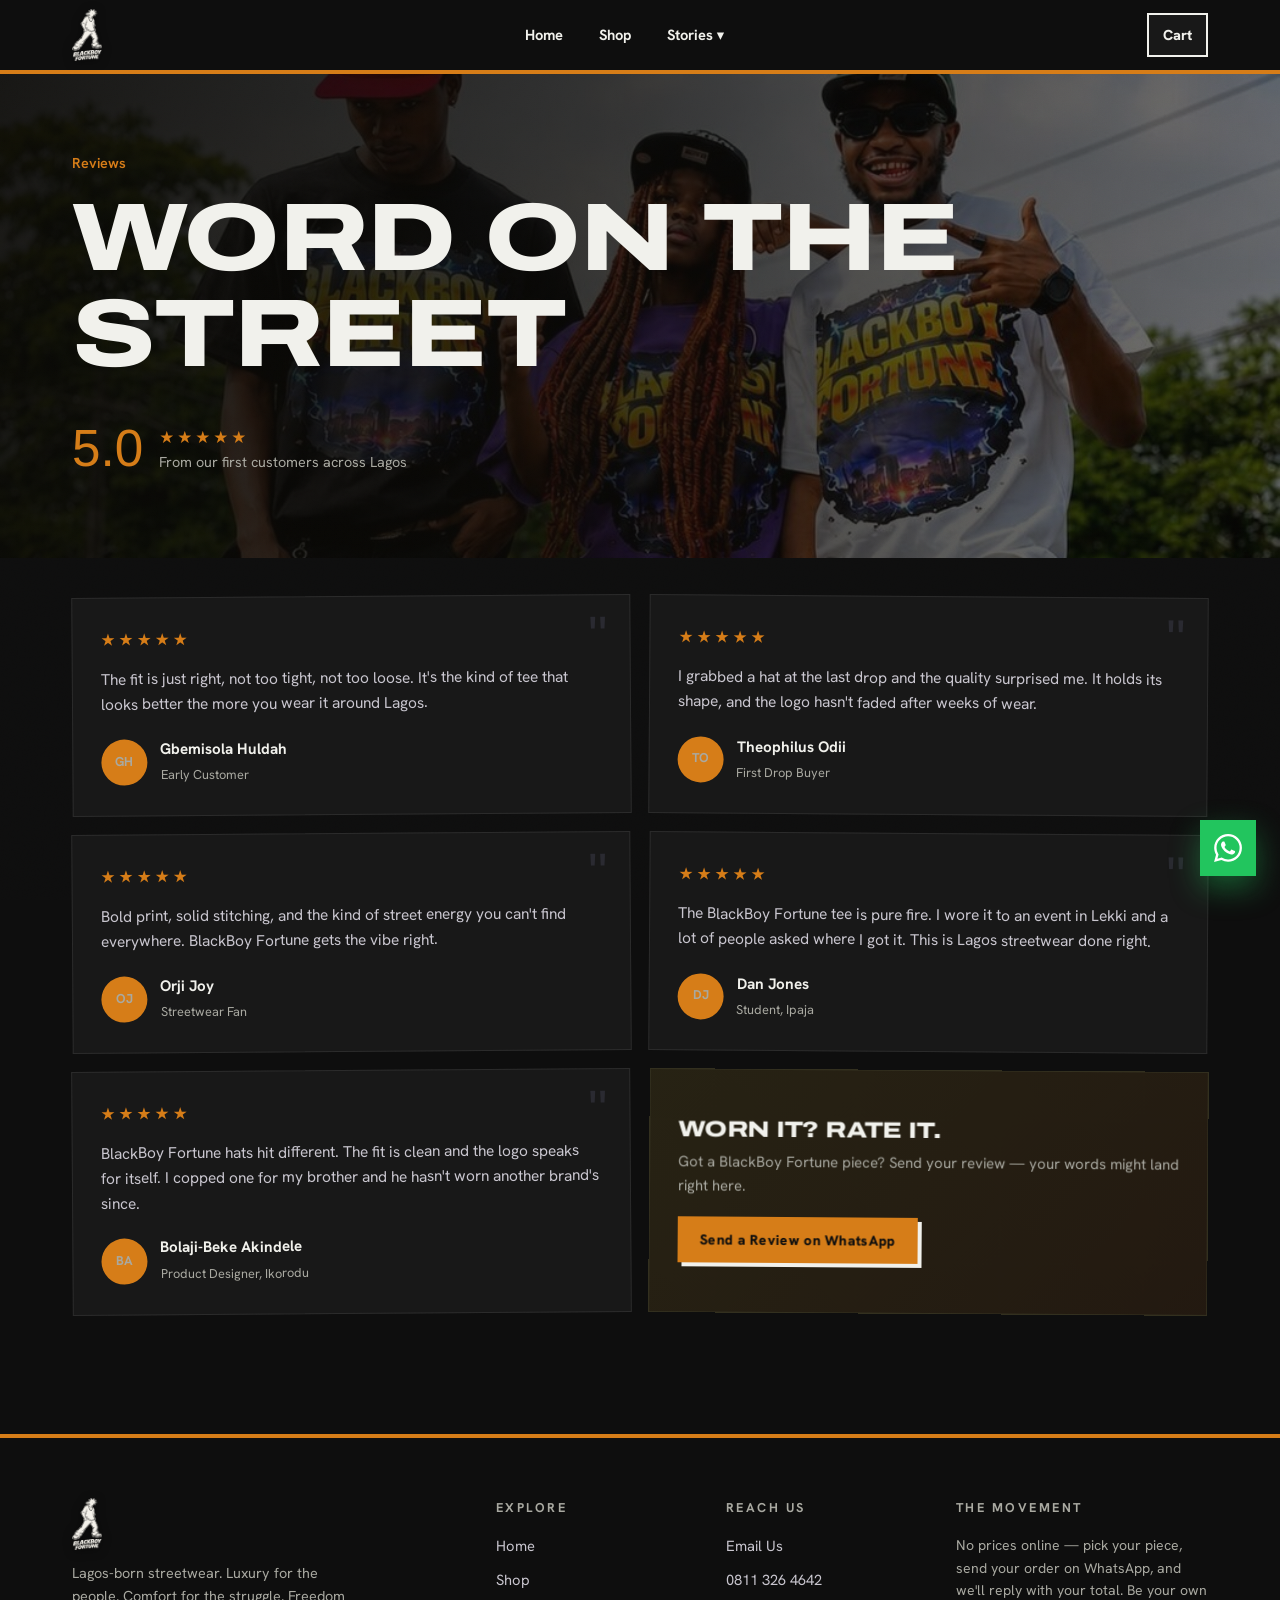
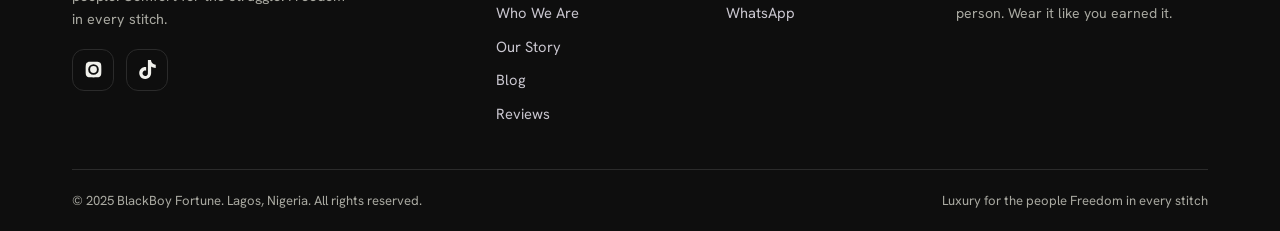
<file: reviews.html>
<!DOCTYPE html>
<html lang="en">
<head>
<meta charset="UTF-8">
<meta name="viewport" content="width=device-width, initial-scale=1.0, viewport-fit=cover">
<meta name="theme-color" content="#0e0e0e" />
<link rel="manifest" href="manifest.json" />
<link rel="apple-touch-icon" href="assets/img/apple-touch-icon.png" />
<meta name="apple-mobile-web-app-capable" content="yes" />
<meta name="mobile-web-app-capable" content="yes" />
<meta name="apple-mobile-web-app-status-bar-style" content="black-translucent" />
<meta name="apple-mobile-web-app-title" content="BBF" />

<title>Reviews — BlackBoy Fortune</title>
<meta name="description" content="What the BlackBoy Fortune family is saying — real reviews from real customers in Lagos.">
<link rel="preconnect" href="https://fonts.googleapis.com">
<link href="https://fonts.googleapis.com/css2?family=Archivo:wdth,wght@62..125,500..900&family=Hanken+Grotesk:wght@400;500;600;700&display=swap" rel="stylesheet">
<link rel="stylesheet" href="reviews.css">
</head>
<body data-page="reviews">

<!-- ============ HEADER ============ -->
<header>
  <div class="container nav-inner">
    <a href="index.html" class="logo"><img src="assets/img/logo-white.png" class="mark" alt="BlackBoy Fortune"></a>
    <nav class="desktop">
      <a href="index.html" data-nav="home">Home</a>
      <a href="shop.html" data-nav="shop">Shop</a>
      <div class="nav-item" id="stories-item">
        <a href="#" id="stories-toggle">Stories ▾</a>
        <div class="dd-menu">
          <a href="who-we-are.html" data-nav="who-we-are">Who We Are </a>
          <a href="our-story.html" data-nav="our-story">Our Story </a>
          <a href="blog.html" data-nav="blog">Blog </a>
          <a href="reviews.html" data-nav="reviews">Reviews </a>
        </div>
      </div>
    </nav>
    <div class="nav-right">
      <button class="cart-btn" id="cart-open" aria-label="Open cart">Cart<span class="cart-count" id="cart-count">0</span></button>
      <button class="hamburger" id="hamburger" aria-label="Menu"><span></span><span></span><span></span></button>
    </div>
  </div>
</header>

<!-- ============ MOBILE MENU ============ -->
<div class="mobile-menu" id="mobile-menu">

  <a class="mlink" href="index.html" data-nav="home">Home</a>
  <a class="mlink" href="shop.html" data-nav="shop">Shop</a>
  <div class="mm-label">Stories</div>
  <a class="msub" href="who-we-are.html" data-nav="who-we-are">Who We Are </a>
  <a class="msub" href="our-story.html" data-nav="our-story">Our Story </a>
  <a class="msub" href="blog.html" data-nav="blog">Blog </a>
  <a class="msub" href="reviews.html" data-nav="reviews">Reviews </a>
  <div class="mm-contact">
    <a href="mailto:blackboyfortune@gmail.com">blackboyfortune@gmail.com</a>
    <a href="tel:+2348113264642">0811 326 4642</a>
  </div>

</div>

<main>
<section class="page" id="page-reviews">

  <div class="phero"><div class="phero-bg"><img src="assets/img/three-friends.jpg" alt="" loading="lazy"></div><div class="container">
    <span class="kicker">Reviews</span>
    <h1>Word on the <span class="grad-text">Street</span></h1>
    <div class="rev-summary">
      <span class="score">5.0</span>
      <div><div class="stars">★★★★★</div><p style="color:var(--muted);font-size:.9rem">From our first customers across Lagos</p></div>
      <div class="stamp" style="position:relative;top:0;right:0;margin-left:auto">Verified<br>Wear</div>
    </div>
  </div></div>
  <div class="container" style="padding-bottom:80px">
    <div class="rev-grid">

      <div class="rev-card"><span class="qmark">"</span>
        <div class="stars">★★★★★</div>
        <p>The fit is just right, not too tight, not too loose. It's the kind of tee that looks better the more you wear it around Lagos.</p>
        <div class="rev-who"><span class="avatar">GH</span><div><b>Gbemisola Huldah</b><span>Early Customer</span></div></div>
      </div>

      <div class="rev-card"><span class="qmark">"</span>
        <div class="stars">★★★★★</div>
        <p>I grabbed a hat at the last drop and the quality surprised me. It holds its shape, and the logo hasn't faded after weeks of wear.</p>
        <div class="rev-who"><span class="avatar">TO</span><div><b>Theophilus Odii</b><span>First Drop Buyer</span></div></div>
      </div>

      <div class="rev-card"><span class="qmark">"</span>
        <div class="stars">★★★★★</div>
        <p>Bold print, solid stitching, and the kind of street energy you can't find everywhere. BlackBoy Fortune gets the vibe right.</p>
        <div class="rev-who"><span class="avatar">OJ</span><div><b>Orji Joy</b><span>Streetwear Fan</span></div></div>
      </div>

      <div class="rev-card"><span class="qmark">"</span>
        <div class="stars">★★★★★</div>
        <p>The BlackBoy Fortune tee is pure fire. I wore it to an event in Lekki and a lot of people asked where I got it. This is Lagos streetwear done right.</p>
        <div class="rev-who"><span class="avatar">DJ</span><div><b>Dan Jones</b><span>Student, Ipaja</span></div></div>
      </div>

      <div class="rev-card"><span class="qmark">"</span>
        <div class="stars">★★★★★</div>
        <p>BlackBoy Fortune hats hit different. The fit is clean and the logo speaks for itself. I copped one for my brother and he hasn't worn another brand's since.</p>
        <div class="rev-who"><span class="avatar">BA</span><div><b>Bolaji-Beke Akindele</b><span>Product Designer, Ikorodu</span></div></div>
      </div>

      <div class="rev-card" style="display:flex;flex-direction:column;justify-content:center;align-items:flex-start;background:linear-gradient(135deg,rgba(212,175,55,.12),rgba(181,101,29,.12));border-color:#33301f">
        <h3 style="font-size:1.4rem;text-transform:uppercase">Worn it? Rate it.</h3>
        <p style="color:var(--muted);font-size:.93rem;margin:10px 0 18px">Got a BlackBoy Fortune piece? Send your review — your words might land right here.</p>
        <a class="btn" style="padding:12px 22px;font-size:.88rem" href="https://wa.me/2348113264642?text=%E2%AD%90%20REVIEW%20%E2%80%94%20BLACKBOY%20FORTUNE%0A%0AHi!%20I'd%20like%20to%20share%20my%20review%20of%20my%20BlackBoy%20Fortune%20piece%3A%0A%0A" target="_blank" rel="noopener">Send a Review on WhatsApp</a>
      </div>

    </div>
  </div>

</section>
</main>

<!-- ============ CART DRAWER ============ -->
<div class="drawer-overlay" id="drawer-overlay"></div>
<aside class="cart-drawer" id="cart-drawer" aria-label="Shopping cart">
  <div class="drawer-head">
    <h3>Your Cart <span id="drawer-count"></span></h3>
    <button class="icon-btn" id="cart-close" aria-label="Close cart">✕</button>
  </div>
  <p class="drawer-note"><b>No prices online.</b> Tap <b>ORDER</b> and we'll reply on WhatsApp with the total. Just asking something? Tap <b>ENQUIRY</b>.</p>
  <div class="drawer-items" id="drawer-items"></div>
  <div class="drawer-foot">
    <div class="drawer-total"><span>Total pieces</span><strong id="drawer-total">0</strong></div>
    <button class="btn btn-block" id="order-btn">Order via WhatsApp</button>
    <button class="btn-ghost btn-block enq-btn" id="enquiry-btn">❓ Make an Enquiry</button>
    <button class="btn-ghost btn-block clear-btn" id="clear-btn">Clear Cart</button>
  </div>
</aside>

<a class="wa-float" href="https://wa.me/2348113264642?text=Hello%20BlackBoy%20Fortune!%20I%20have%20an%20enquiry." target="_blank" rel="noopener" aria-label="Chat on WhatsApp">
  <svg viewBox="0 0 24 24"><path d="M17.472 14.382c-.297-.149-1.758-.867-2.03-.967-.273-.099-.471-.148-.67.15-.197.297-.767.966-.94 1.164-.173.199-.347.223-.644.075-.297-.15-1.255-.463-2.39-1.475-.883-.788-1.48-1.761-1.653-2.059-.173-.297-.018-.458.13-.606.134-.133.297-.347.446-.52.149-.174.198-.298.297-.497.1-.198.05-.371-.025-.52-.074-.149-.669-1.612-.916-2.207-.242-.579-.487-.5-.669-.51-.173-.008-.371-.01-.57-.01-.198 0-.52.074-.792.372-.272.297-1.04 1.016-1.04 2.479 0 1.462 1.065 2.875 1.213 3.074.149.198 2.096 3.2 5.077 4.487.709.306 1.262.489 1.694.625.712.227 1.36.195 1.871.118.571-.085 1.758-.719 2.006-1.413.248-.694.248-1.289.173-1.413-.074-.124-.272-.198-.57-.347m-5.421 7.403h-.004a9.87 9.87 0 01-5.031-1.378l-.361-.214-3.741.982.998-3.648-.235-.374a9.86 9.86 0 01-1.51-5.26c.001-5.45 4.436-9.884 9.888-9.884 2.64 0 5.122 1.03 6.988 2.898a9.825 9.825 0 012.893 6.994c-.003 5.45-4.437 9.884-9.885 9.884m8.413-18.297A11.815 11.815 0 0012.05 0C5.495 0 .16 5.335.157 11.892c0 2.096.547 4.142 1.588 5.945L.057 24l6.305-1.654a11.882 11.882 0 005.683 1.448h.005c6.554 0 11.89-5.335 11.893-11.893a11.821 11.821 0 00-3.48-8.413z"/></svg>
</a>

<nav class="tabbar" id="tabbar" aria-label="App navigation">
<a href="index.html" data-tab="home">Home</a>
<a href="shop.html" data-tab="shop">Shop</a>
<button type="button" id="tab-cart">Cart<span class="tab-badge" id="tab-badge"></span></button>
<button type="button" id="tab-orders">Orders</button>
<button type="button" id="tab-stories" data-tab="stories">Stories</button>
</nav>
<div class="sheet" id="sheet" aria-hidden="true"><div class="sheet-card" role="dialog" aria-labelledby="sheet-title"><div class="sheet-head"><h3 id="sheet-title"></h3><button class="icon-btn" id="sheet-close" aria-label="Close">✕</button></div><div id="sheet-body"></div></div></div>
<div class="install-bar" id="install-bar" hidden><span id="install-text"></span><button class="btn" id="install-btn" type="button">Install</button><button class="icon-btn" id="install-x" type="button" aria-label="Dismiss">✕</button></div>

<div id="toast" role="status"></div>

<!-- ============ FOOTER ============ -->
<footer>
  <div class="container">
    <div class="foot-grid">
      <div class="foot-brand">
        <a href="index.html" class="logo foot-logo"><img src="assets/img/logo-white.png" class="mark" alt="BlackBoy Fortune"></a>
        <p>Lagos-born streetwear. Luxury for the people. Comfort for the struggle. Freedom in every stitch.</p>
        <div class="socials">
          <a href="https://www.instagram.com/blackboyfortune.ng?utm_source=ig_web_button_share_sheet&igsi=ZDNlZDc0MzIxNw==" target="_blank" rel="noopener" aria-label="Instagram">
            <svg viewBox="0 0 24 24"><path d="M12 2.2c3.2 0 3.6 0 4.9.1 1.2.1 1.8.2 2.2.4.6.2 1 .5 1.4.9.4.4.7.8.9 1.4.2.4.4 1 .4 2.2.1 1.3.1 1.7.1 4.9s0 3.6-.1 4.9c-.1 1.2-.2 1.8-.4 2.2-.2.6-.5 1-.9 1.4-.4.4-.8.7-1.4.9-.4.2-1 .4-2.2.4-1.3.1-1.7.1-4.9.1s-3.6 0-4.9-.1c-1.2-.1-1.8-.2-2.2-.4-.6-.2-1-.5-1.4-.9-.4-.4-.7-.8-.9-1.4-.2-.4-.4-1-.4-2.2-.1-1.3-.1-1.7-.1-4.9s0-3.6.1-4.9c.1-1.2.2-1.8.4-2.2.2-.6.5-1 .9-1.4.4-.4.8-.7 1.4-.9.4-.2 1-.4 2.2-.4 1.3-.1 1.7-.1 4.9-.1zm0 3.1a6.7 6.7 0 100 13.4 6.7 6.7 0 000-13.4zm0 11a4.3 4.3 0 110-8.6 4.3 4.3 0 010 8.6zm6.9-11.3a1.6 1.6 0 11-3.2 0 1.6 1.6 0 013.2 0z"/></svg>
          </a>
          <a href="https://www.tiktok.com/@blackboyfortune1?is_from_webapp=1&sender_device=pc" target="_blank" rel="noopener" aria-label="TikTok">
            <svg viewBox="0 0 24 24"><path d="M12.53.02C13.84 0 15.14.01 16.44 0c.08 1.53.63 3.09 1.75 4.17 1.12 1.11 2.7 1.62 4.24 1.79v4.03c-1.44-.05-2.89-.35-4.2-.97-.57-.26-1.1-.59-1.62-.93-.01 2.92.01 5.84-.02 8.75-.08 1.4-.54 2.79-1.35 3.94-1.31 1.92-3.58 3.17-5.91 3.21-1.43.08-2.86-.31-4.08-1.03-2.02-1.19-3.44-3.37-3.65-5.71-.02-.5-.03-1-.01-1.49.18-1.9 1.12-3.72 2.58-4.96 1.66-1.44 3.98-2.13 6.15-1.72.02 1.48-.04 2.96-.04 4.44-.99-.32-2.15-.23-3.02.37-.63.41-1.11 1.04-1.36 1.75-.21.51-.15 1.07-.14 1.61.24 1.64 1.82 3.02 3.5 2.87 1.12-.01 2.19-.66 2.77-1.61.19-.33.4-.67.41-1.06.1-1.79.06-3.57.07-5.36.01-4.03-.01-8.05.02-12.07z"/></svg>
          </a>
        </div>
      </div>
      <div>
        <h4>Explore</h4>
        <div class="foot-links">
          <a href="index.html">Home</a>
          <a href="shop.html">Shop</a>
          <a href="who-we-are.html">Who We Are</a>
          <a href="our-story.html">Our Story</a>
          <a href="blog.html">Blog</a>
          <a href="reviews.html">Reviews</a>
        </div>
      </div>
      <div>
        <h4>Reach Us</h4>
        <div class="foot-links">
          <a href="mailto:blackboyfortune@gmail.com">Email Us</a>
          <a href="tel:+2348113264642">0811 326 4642</a>
          <a href="https://wa.me/2348113264642?text=Hello%20BlackBoy%20Fortune!%20I%20have%20an%20enquiry." target="_blank" rel="noopener">WhatsApp</a>
        </div>
      </div>
      <div>
        <h4>The Movement</h4>
        <p style="color:var(--muted);font-size:.88rem">No prices online — pick your piece, send your order on WhatsApp, and we'll reply with your total. Be your own person. Wear it like you earned it.</p>
      </div>
    </div>
    <div class="foot-bottom">
      <span>© 2025 BlackBoy Fortune. Lagos, Nigeria. All rights reserved.</span>
      <span>Luxury for the people Freedom in every stitch</span>
    </div>
  </div>
</footer>

<script src="reviews.js"></script>
</body>
</html>
</file>
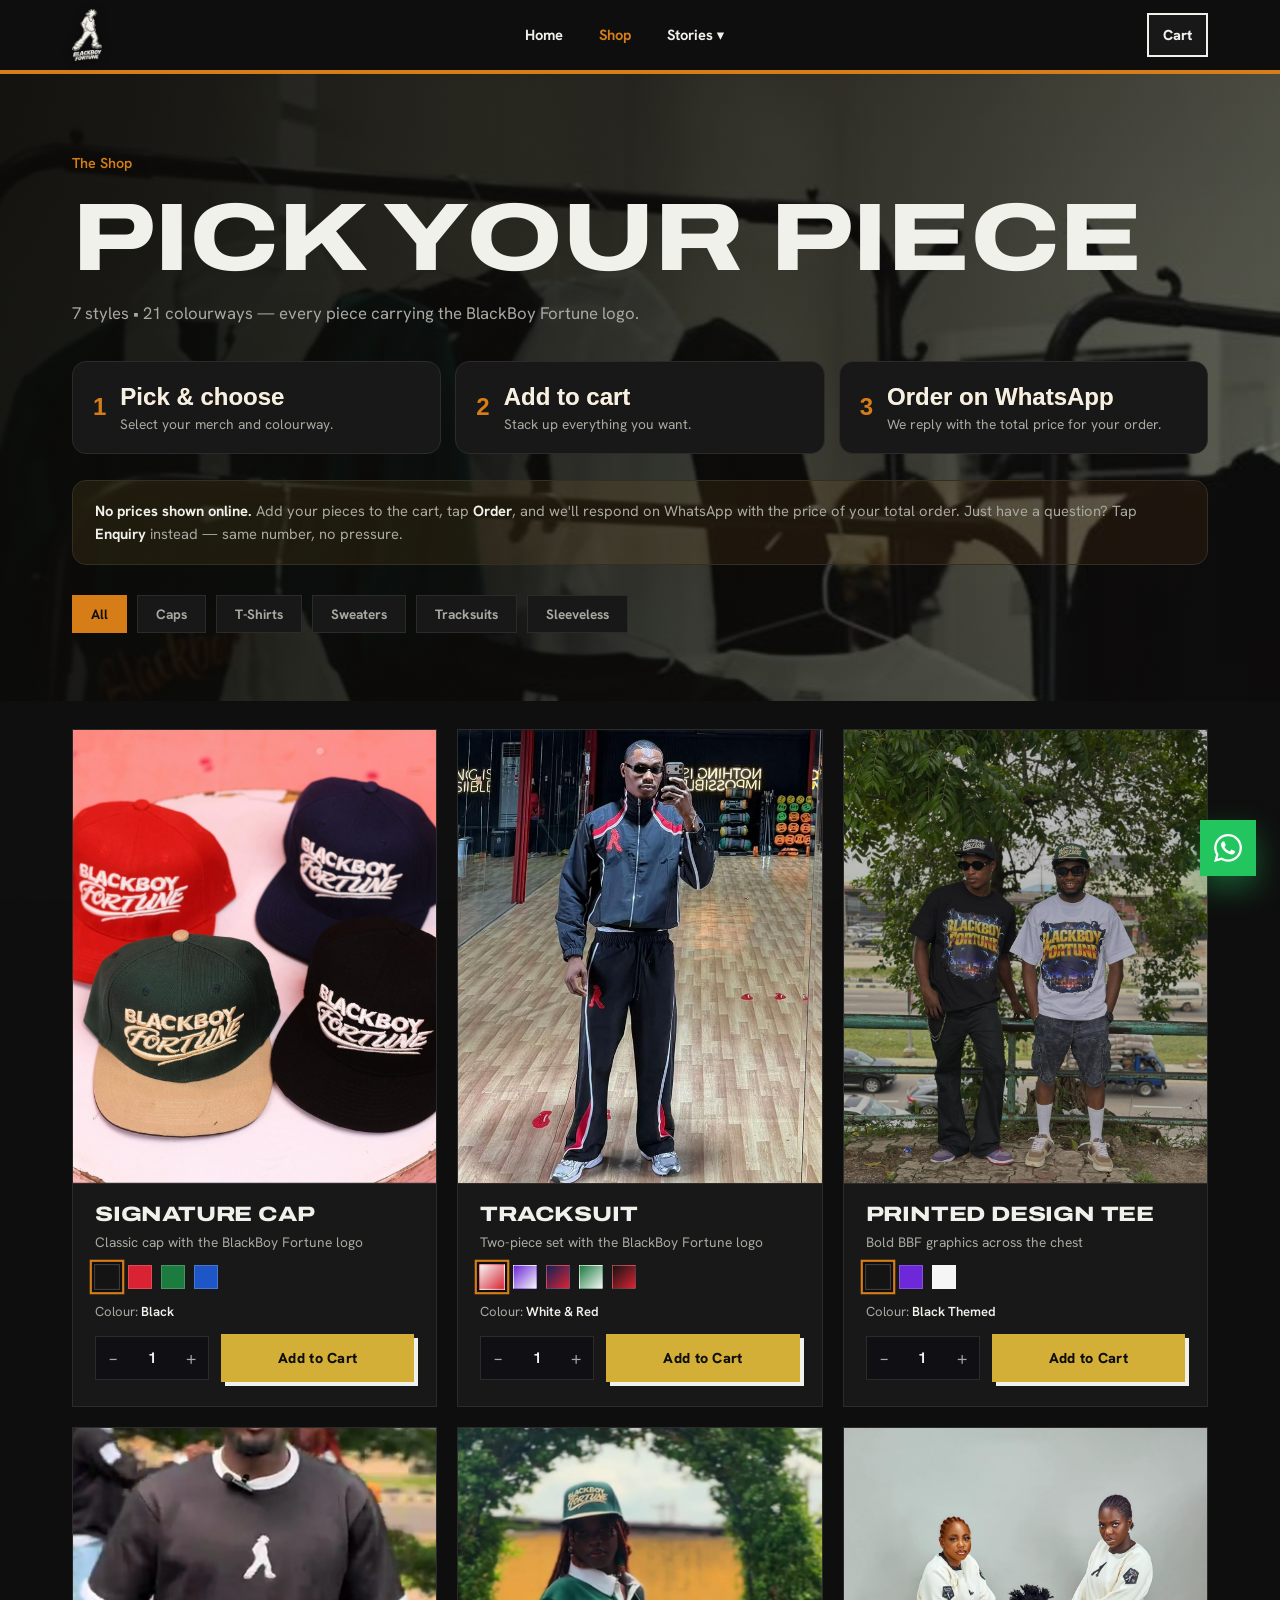
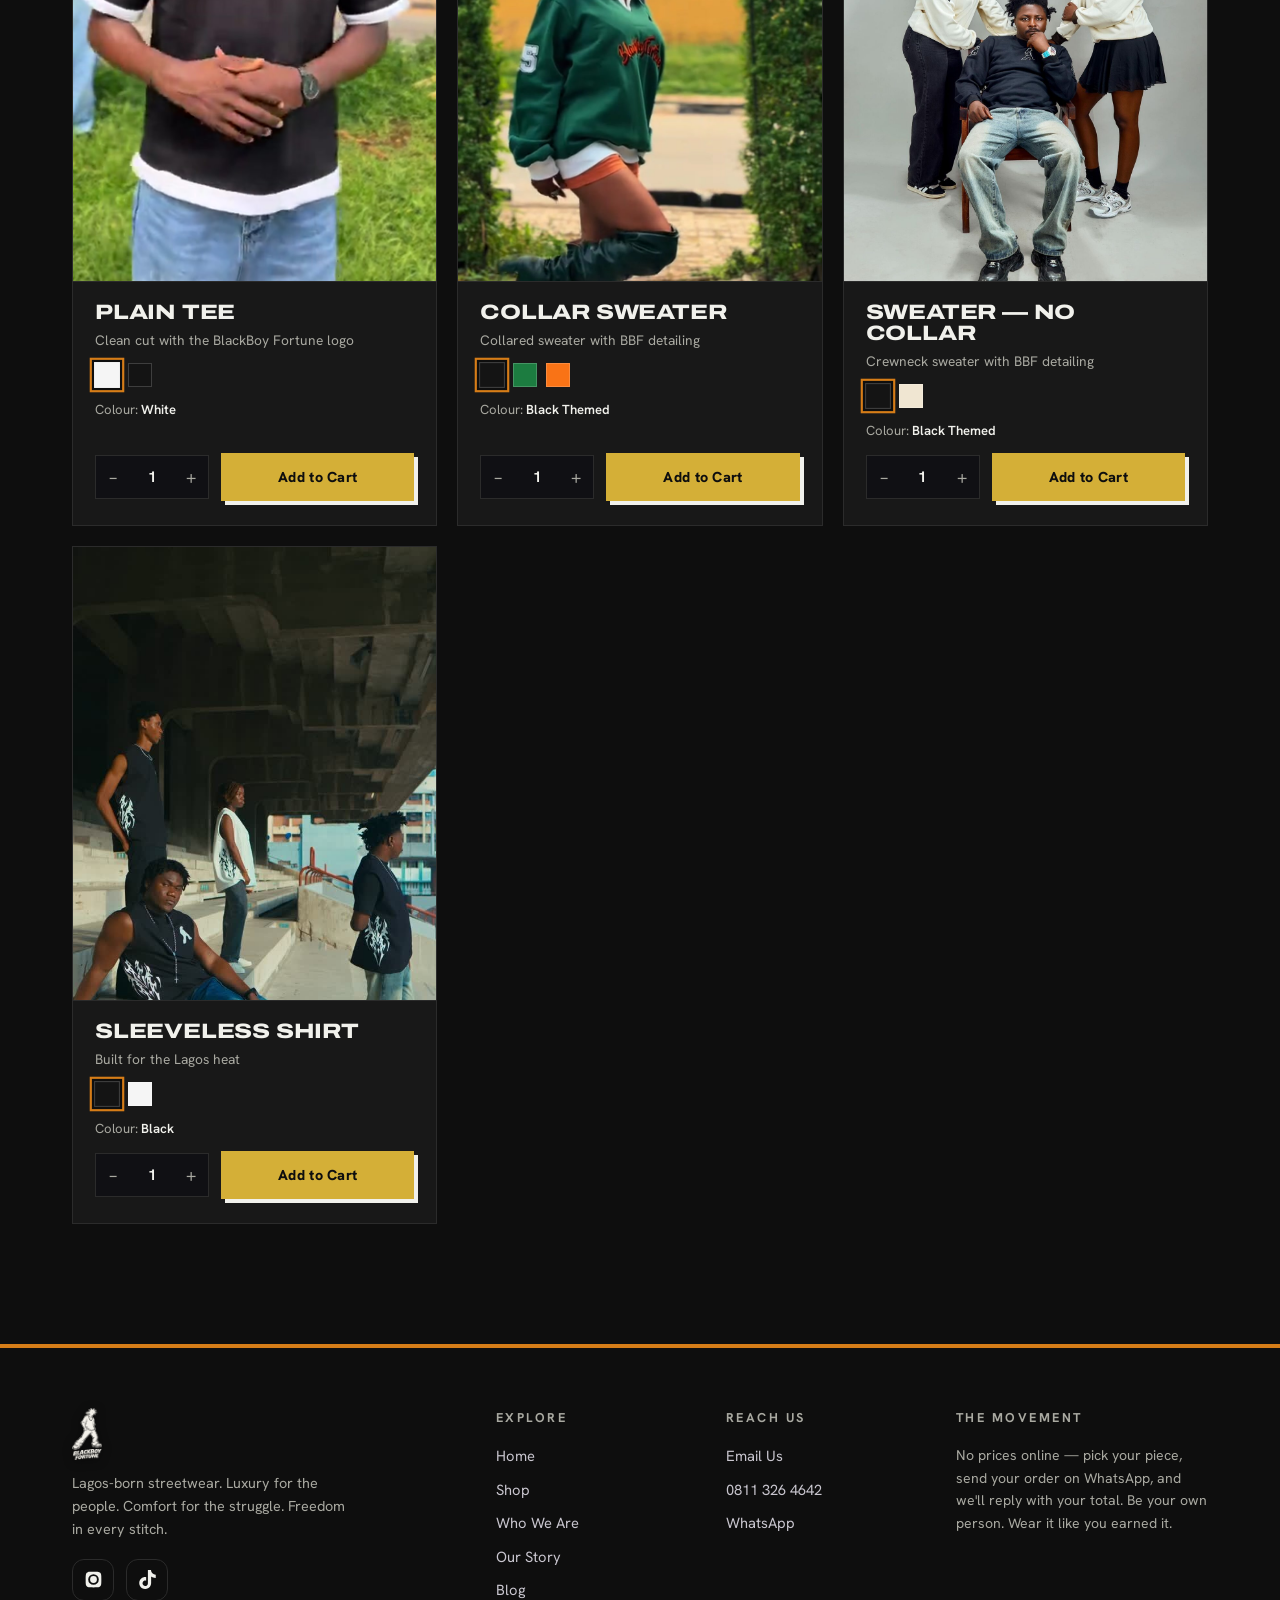
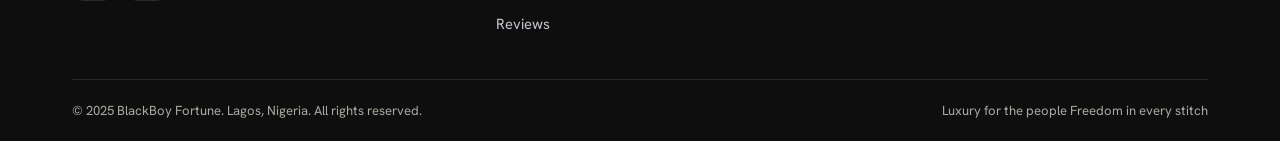
<file: shop.html>
<!DOCTYPE html>
<html lang="en">
<head>
<meta charset="UTF-8">
<meta name="viewport" content="width=device-width, initial-scale=1.0, viewport-fit=cover">
<meta name="theme-color" content="#0e0e0e" />
<link rel="manifest" href="manifest.json" />
<link rel="apple-touch-icon" href="assets/img/apple-touch-icon.png" />
<meta name="apple-mobile-web-app-capable" content="yes" />
<meta name="mobile-web-app-capable" content="yes" />
<meta name="apple-mobile-web-app-status-bar-style" content="black-translucent" />
<meta name="apple-mobile-web-app-title" content="BBF" />

<title>Shop — BlackBoy Fortune</title>
<meta name="description" content="Shop caps, tracksuits, tees, sweaters and sleeveless pieces from BlackBoy Fortune. No prices online — order via WhatsApp for your total.">
<link rel="preconnect" href="https://fonts.googleapis.com">
<link href="https://fonts.googleapis.com/css2?family=Archivo:wdth,wght@62..125,500..900&family=Hanken+Grotesk:wght@400;500;600;700&display=swap" rel="stylesheet">
<link rel="stylesheet" href="shop.css">
</head>
<body data-page="shop">

<!-- ============ HEADER ============ -->
<header>
  <div class="container nav-inner">
    <a href="index.html" class="logo"><img src="assets/img/logo-white.png" class="mark" alt="BlackBoy Fortune"></a>
    <nav class="desktop">
      <a href="index.html" data-nav="home">Home</a>
      <a href="shop.html" data-nav="shop">Shop</a>
      <div class="nav-item" id="stories-item">
        <a href="#" id="stories-toggle">Stories ▾</a>
        <div class="dd-menu">
          <a href="who-we-are.html" data-nav="who-we-are">Who We Are </a>
          <a href="our-story.html" data-nav="our-story">Our Story </a>
          <a href="blog.html" data-nav="blog">Blog </a>
          <a href="reviews.html" data-nav="reviews">Reviews </a>
        </div>
      </div>
    </nav>
    <div class="nav-right">
      <button class="cart-btn" id="cart-open" aria-label="Open cart">Cart<span class="cart-count" id="cart-count">0</span></button>
      <button class="hamburger" id="hamburger" aria-label="Menu"><span></span><span></span><span></span></button>
    </div>
  </div>
</header>

<!-- ============ MOBILE MENU ============ -->
<div class="mobile-menu" id="mobile-menu">

  <a class="mlink" href="index.html" data-nav="home">Home</a>
  <a class="mlink" href="shop.html" data-nav="shop">Shop</a>
  <div class="mm-label">Stories</div>
  <a class="msub" href="who-we-are.html" data-nav="who-we-are">Who We Are </a>
  <a class="msub" href="our-story.html" data-nav="our-story">Our Story </a>
  <a class="msub" href="blog.html" data-nav="blog">Blog </a>
  <a class="msub" href="reviews.html" data-nav="reviews">Reviews </a>
  <div class="mm-contact">
    <a href="mailto:blackboyfortune@gmail.com">blackboyfortune@gmail.com</a>
    <a href="tel:+2348113264642">0811 326 4642</a>
  </div>

</div>

<main>
<section class="page" id="page-shop">

  <div class="phero"><div class="phero-bg"><img src="assets/img/rack-shop.jpg" alt="" loading="lazy"></div><div class="container">
    <span class="kicker">The Shop</span>
    <h1>Pick Your <span class="grad-text">Piece</span></h1>
    <p class="lead">7 styles • 21 colourways — every piece carrying the BlackBoy Fortune logo.</p>
    <div class="how-strip">
      <div class="how"><b>1</b><p><b style="color:var(--text)">Pick &amp; choose</b><br>Select your merch and colourway.</p></div>
      <div class="how"><b>2</b><p><b style="color:var(--text)">Add to cart</b><br>Stack up everything you want.</p></div>
      <div class="how"><b>3</b><p><b style="color:var(--text)">Order on WhatsApp</b><br>We reply with the total price for your order.</p></div>
    </div>
    <div class="price-note"><b>No prices shown online.</b> Add your pieces to the cart, tap <b>Order</b>, and we'll respond on WhatsApp with the price of your total order. Just have a question? Tap <b>Enquiry</b> instead — same number, no pressure.</div>
    <div class="filters">
      <button class="filter-chip on" data-filter="all">All</button>
      <button class="filter-chip" data-filter="caps">Caps</button>
      <button class="filter-chip" data-filter="tees">T-Shirts</button>
      <button class="filter-chip" data-filter="sweaters">Sweaters</button>
      <button class="filter-chip" data-filter="tracksuits">Tracksuits</button>
      <button class="filter-chip" data-filter="sleeveless">Sleeveless</button>
    </div>
  </div></div>
  <div class="container" style="padding-bottom:80px">
    <div class="shop-grid" id="shop-grid"></div>
  </div>

</section>
</main>

<!-- ============ CART DRAWER ============ -->
<div class="drawer-overlay" id="drawer-overlay"></div>
<aside class="cart-drawer" id="cart-drawer" aria-label="Shopping cart">
  <div class="drawer-head">
    <h3>Your Cart <span id="drawer-count"></span></h3>
    <button class="icon-btn" id="cart-close" aria-label="Close cart">✕</button>
  </div>
  <p class="drawer-note"><b>No prices online.</b> Tap <b>ORDER</b> and we'll reply on WhatsApp with the total. Just asking something? Tap <b>ENQUIRY</b>.</p>
  <div class="drawer-items" id="drawer-items"></div>
  <div class="drawer-foot">
    <div class="drawer-total"><span>Total pieces</span><strong id="drawer-total">0</strong></div>
    <button class="btn btn-block" id="order-btn">Order via WhatsApp</button>
    <button class="btn-ghost btn-block enq-btn" id="enquiry-btn">❓ Make an Enquiry</button>
    <button class="btn-ghost btn-block clear-btn" id="clear-btn">Clear Cart</button>
  </div>
</aside>

<a class="wa-float" href="https://wa.me/2348113264642?text=Hello%20BlackBoy%20Fortune!%20I%20have%20an%20enquiry." target="_blank" rel="noopener" aria-label="Chat on WhatsApp">
  <svg viewBox="0 0 24 24"><path d="M17.472 14.382c-.297-.149-1.758-.867-2.03-.967-.273-.099-.471-.148-.67.15-.197.297-.767.966-.94 1.164-.173.199-.347.223-.644.075-.297-.15-1.255-.463-2.39-1.475-.883-.788-1.48-1.761-1.653-2.059-.173-.297-.018-.458.13-.606.134-.133.297-.347.446-.52.149-.174.198-.298.297-.497.1-.198.05-.371-.025-.52-.074-.149-.669-1.612-.916-2.207-.242-.579-.487-.5-.669-.51-.173-.008-.371-.01-.57-.01-.198 0-.52.074-.792.372-.272.297-1.04 1.016-1.04 2.479 0 1.462 1.065 2.875 1.213 3.074.149.198 2.096 3.2 5.077 4.487.709.306 1.262.489 1.694.625.712.227 1.36.195 1.871.118.571-.085 1.758-.719 2.006-1.413.248-.694.248-1.289.173-1.413-.074-.124-.272-.198-.57-.347m-5.421 7.403h-.004a9.87 9.87 0 01-5.031-1.378l-.361-.214-3.741.982.998-3.648-.235-.374a9.86 9.86 0 01-1.51-5.26c.001-5.45 4.436-9.884 9.888-9.884 2.64 0 5.122 1.03 6.988 2.898a9.825 9.825 0 012.893 6.994c-.003 5.45-4.437 9.884-9.885 9.884m8.413-18.297A11.815 11.815 0 0012.05 0C5.495 0 .16 5.335.157 11.892c0 2.096.547 4.142 1.588 5.945L.057 24l6.305-1.654a11.882 11.882 0 005.683 1.448h.005c6.554 0 11.89-5.335 11.893-11.893a11.821 11.821 0 00-3.48-8.413z"/></svg>
</a>

<nav class="tabbar" id="tabbar" aria-label="App navigation">
<a href="index.html" data-tab="home">Home</a>
<a href="shop.html" data-tab="shop">Shop</a>
<button type="button" id="tab-cart">Cart<span class="tab-badge" id="tab-badge"></span></button>
<button type="button" id="tab-orders">Orders</button>
<button type="button" id="tab-stories" data-tab="stories">Stories</button>
</nav>
<div class="sheet" id="sheet" aria-hidden="true"><div class="sheet-card" role="dialog" aria-labelledby="sheet-title"><div class="sheet-head"><h3 id="sheet-title"></h3><button class="icon-btn" id="sheet-close" aria-label="Close">✕</button></div><div id="sheet-body"></div></div></div>
<div class="install-bar" id="install-bar" hidden><span id="install-text"></span><button class="btn" id="install-btn" type="button">Install</button><button class="icon-btn" id="install-x" type="button" aria-label="Dismiss">✕</button></div>

<div id="toast" role="status"></div>

<!-- ============ FOOTER ============ -->
<footer>
  <div class="container">
    <div class="foot-grid">
      <div class="foot-brand">
        <a href="index.html" class="logo foot-logo"><img src="assets/img/logo-white.png" class="mark" alt="BlackBoy Fortune"></a>
        <p>Lagos-born streetwear. Luxury for the people. Comfort for the struggle. Freedom in every stitch.</p>
        <div class="socials">
          <a href="https://www.instagram.com/blackboyfortune.ng?utm_source=ig_web_button_share_sheet&igsi=ZDNlZDc0MzIxNw==" target="_blank" rel="noopener" aria-label="Instagram">
            <svg viewBox="0 0 24 24"><path d="M12 2.2c3.2 0 3.6 0 4.9.1 1.2.1 1.8.2 2.2.4.6.2 1 .5 1.4.9.4.4.7.8.9 1.4.2.4.4 1 .4 2.2.1 1.3.1 1.7.1 4.9s0 3.6-.1 4.9c-.1 1.2-.2 1.8-.4 2.2-.2.6-.5 1-.9 1.4-.4.4-.8.7-1.4.9-.4.2-1 .4-2.2.4-1.3.1-1.7.1-4.9.1s-3.6 0-4.9-.1c-1.2-.1-1.8-.2-2.2-.4-.6-.2-1-.5-1.4-.9-.4-.4-.7-.8-.9-1.4-.2-.4-.4-1-.4-2.2-.1-1.3-.1-1.7-.1-4.9s0-3.6.1-4.9c.1-1.2.2-1.8.4-2.2.2-.6.5-1 .9-1.4.4-.4.8-.7 1.4-.9.4-.2 1-.4 2.2-.4 1.3-.1 1.7-.1 4.9-.1zm0 3.1a6.7 6.7 0 100 13.4 6.7 6.7 0 000-13.4zm0 11a4.3 4.3 0 110-8.6 4.3 4.3 0 010 8.6zm6.9-11.3a1.6 1.6 0 11-3.2 0 1.6 1.6 0 013.2 0z"/></svg>
          </a>
          <a href="https://www.tiktok.com/@blackboyfortune1?is_from_webapp=1&sender_device=pc" target="_blank" rel="noopener" aria-label="TikTok">
            <svg viewBox="0 0 24 24"><path d="M12.53.02C13.84 0 15.14.01 16.44 0c.08 1.53.63 3.09 1.75 4.17 1.12 1.11 2.7 1.62 4.24 1.79v4.03c-1.44-.05-2.89-.35-4.2-.97-.57-.26-1.1-.59-1.62-.93-.01 2.92.01 5.84-.02 8.75-.08 1.4-.54 2.79-1.35 3.94-1.31 1.92-3.58 3.17-5.91 3.21-1.43.08-2.86-.31-4.08-1.03-2.02-1.19-3.44-3.37-3.65-5.71-.02-.5-.03-1-.01-1.49.18-1.9 1.12-3.72 2.58-4.96 1.66-1.44 3.98-2.13 6.15-1.72.02 1.48-.04 2.96-.04 4.44-.99-.32-2.15-.23-3.02.37-.63.41-1.11 1.04-1.36 1.75-.21.51-.15 1.07-.14 1.61.24 1.64 1.82 3.02 3.5 2.87 1.12-.01 2.19-.66 2.77-1.61.19-.33.4-.67.41-1.06.1-1.79.06-3.57.07-5.36.01-4.03-.01-8.05.02-12.07z"/></svg>
          </a>
        </div>
      </div>
      <div>
        <h4>Explore</h4>
        <div class="foot-links">
          <a href="index.html">Home</a>
          <a href="shop.html">Shop</a>
          <a href="who-we-are.html">Who We Are</a>
          <a href="our-story.html">Our Story</a>
          <a href="blog.html">Blog</a>
          <a href="reviews.html">Reviews</a>
        </div>
      </div>
      <div>
        <h4>Reach Us</h4>
        <div class="foot-links">
          <a href="mailto:blackboyfortune@gmail.com">Email Us</a>
          <a href="tel:+2348113264642">0811 326 4642</a>
          <a href="https://wa.me/2348113264642?text=Hello%20BlackBoy%20Fortune!%20I%20have%20an%20enquiry." target="_blank" rel="noopener">WhatsApp</a>
        </div>
      </div>
      <div>
        <h4>The Movement</h4>
        <p style="color:var(--muted);font-size:.88rem">No prices online — pick your piece, send your order on WhatsApp, and we'll reply with your total. Be your own person. Wear it like you earned it.</p>
      </div>
    </div>
    <div class="foot-bottom">
      <span>© 2025 BlackBoy Fortune. Lagos, Nigeria. All rights reserved.</span>
      <span>Luxury for the people Freedom in every stitch</span>
    </div>
  </div>
</footer>

<script src="shop.js"></script>
</body>
</html>
</file>
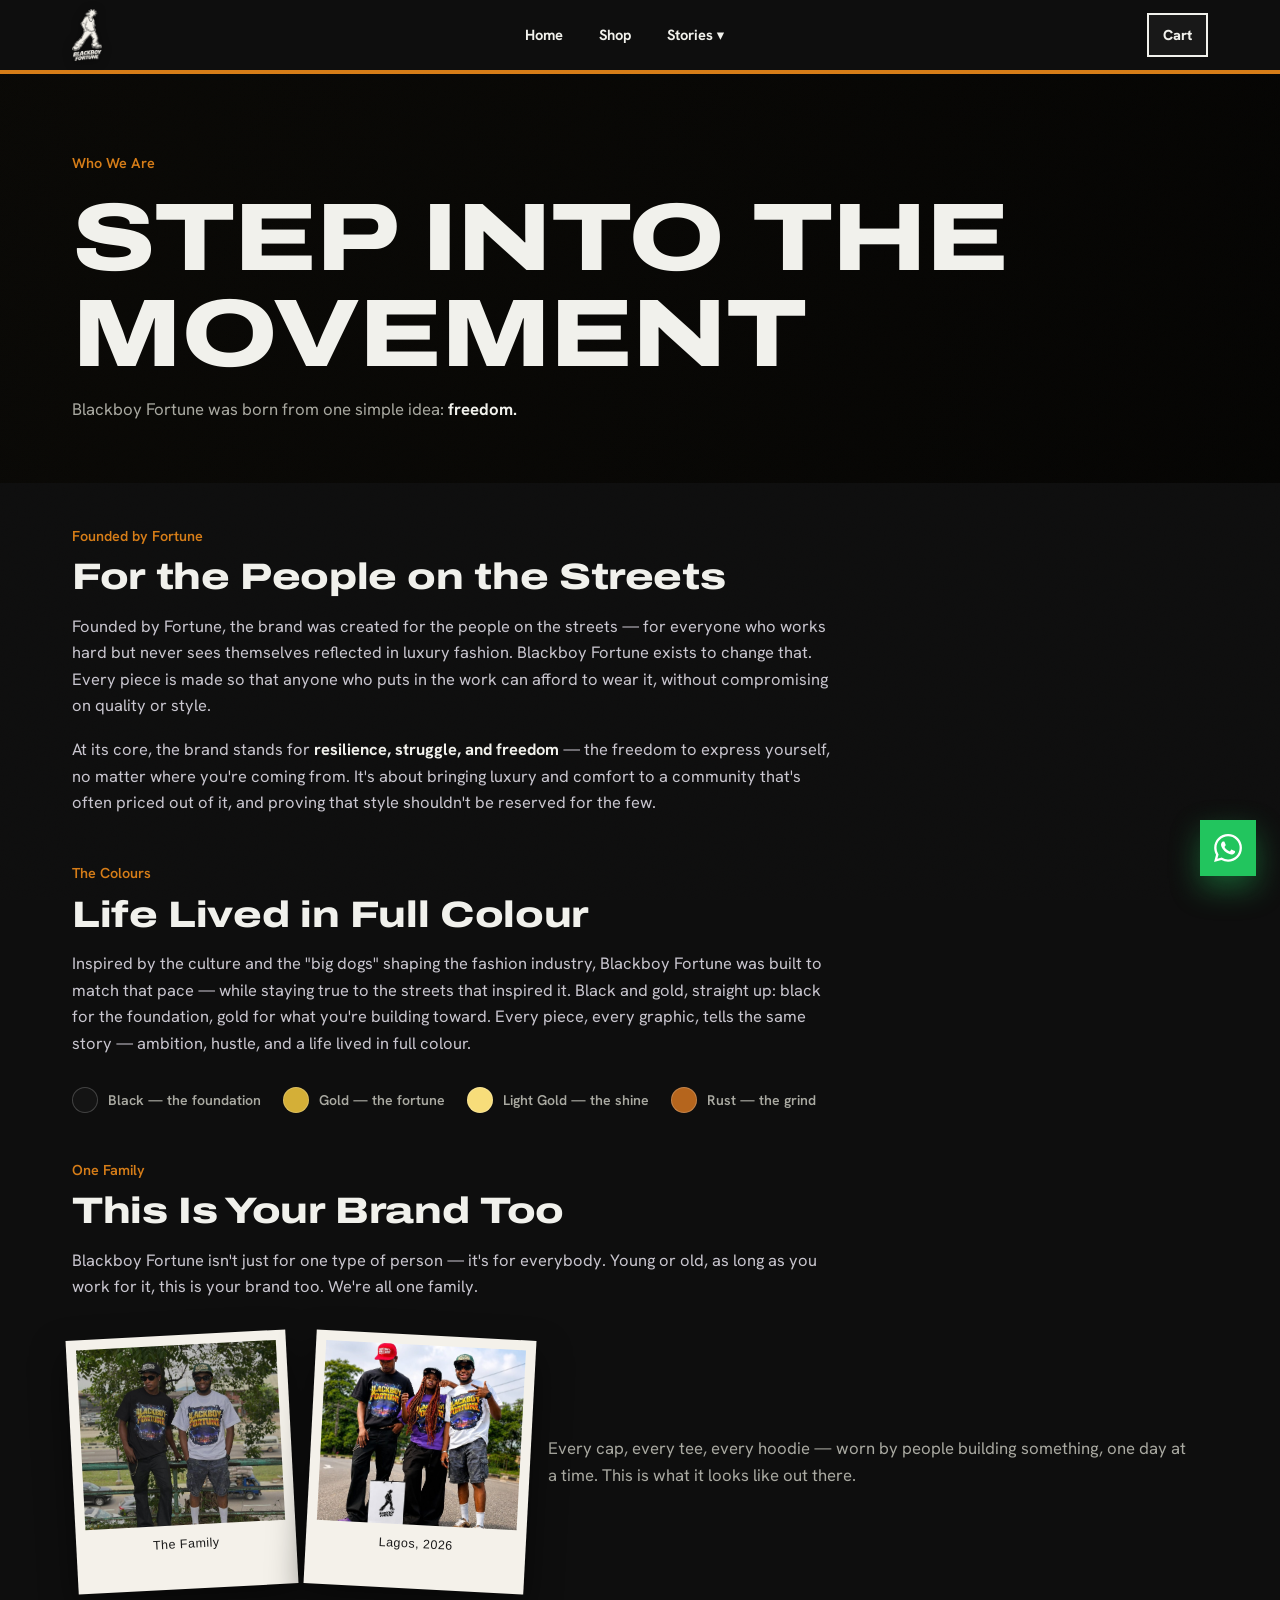
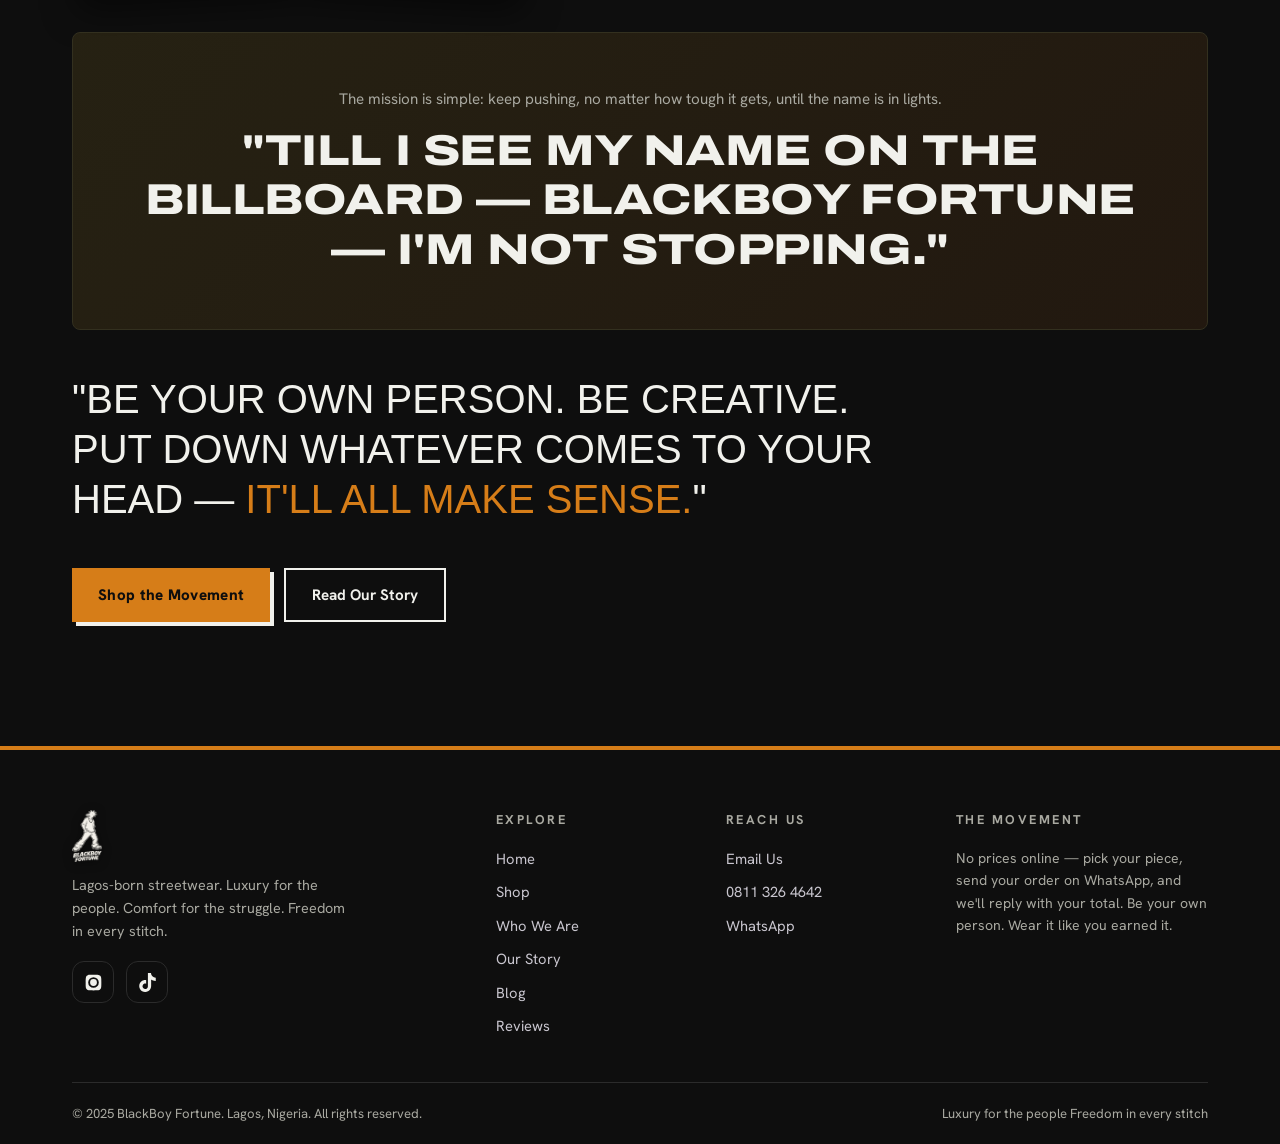
<file: who-we-are.html>
<!DOCTYPE html>
<html lang="en">
<head>
<meta charset="UTF-8">
<meta name="viewport" content="width=device-width, initial-scale=1.0, viewport-fit=cover">
<meta name="theme-color" content="#0e0e0e" />
<link rel="manifest" href="manifest.json" />
<link rel="apple-touch-icon" href="assets/img/apple-touch-icon.png" />
<meta name="apple-mobile-web-app-capable" content="yes" />
<meta name="mobile-web-app-capable" content="yes" />
<meta name="apple-mobile-web-app-status-bar-style" content="black-translucent" />
<meta name="apple-mobile-web-app-title" content="BBF" />

<title>Who We Are — BlackBoy Fortune</title>
<meta name="description" content="The movement behind BlackBoy Fortune — Lagos-born streetwear built for resilience, struggle and freedom.">
<link rel="preconnect" href="https://fonts.googleapis.com">
<link href="https://fonts.googleapis.com/css2?family=Archivo:wdth,wght@62..125,500..900&family=Hanken+Grotesk:wght@400;500;600;700&display=swap" rel="stylesheet">
<link rel="stylesheet" href="who-we-are.css">
</head>
<body data-page="who-we-are">

<!-- ============ HEADER ============ -->
<header>
  <div class="container nav-inner">
    <a href="index.html" class="logo"><img src="assets/img/logo-white.png" class="mark" alt="BlackBoy Fortune"></a>
    <nav class="desktop">
      <a href="index.html" data-nav="home">Home</a>
      <a href="shop.html" data-nav="shop">Shop</a>
      <div class="nav-item" id="stories-item">
        <a href="#" id="stories-toggle">Stories ▾</a>
        <div class="dd-menu">
          <a href="who-we-are.html" data-nav="who-we-are">Who We Are </a>
          <a href="our-story.html" data-nav="our-story">Our Story </a>
          <a href="blog.html" data-nav="blog">Blog </a>
          <a href="reviews.html" data-nav="reviews">Reviews </a>
        </div>
      </div>
    </nav>
    <div class="nav-right">
      <button class="cart-btn" id="cart-open" aria-label="Open cart">Cart<span class="cart-count" id="cart-count">0</span></button>
      <button class="hamburger" id="hamburger" aria-label="Menu"><span></span><span></span><span></span></button>
    </div>
  </div>
</header>

<!-- ============ MOBILE MENU ============ -->
<div class="mobile-menu" id="mobile-menu">

  <a class="mlink" href="index.html" data-nav="home">Home</a>
  <a class="mlink" href="shop.html" data-nav="shop">Shop</a>
  <div class="mm-label">Stories</div>
  <a class="msub" href="who-we-are.html" data-nav="who-we-are">Who We Are </a>
  <a class="msub" href="our-story.html" data-nav="our-story">Our Story </a>
  <a class="msub" href="blog.html" data-nav="blog">Blog </a>
  <a class="msub" href="reviews.html" data-nav="reviews">Reviews </a>
  <div class="mm-contact">
    <a href="mailto:blackboyfortune@gmail.com">blackboyfortune@gmail.com</a>
    <a href="tel:+2348113264642">0811 326 4642</a>
  </div>

</div>

<main>
<section class="page" id="page-who-we-are">

  <div class="phero"><div class="phero-video-bg"><video id="story-bg-video" autoplay muted playsinline></video></div><div class="container">
    <span class="kicker">Who We Are</span>
    <h1>Step Into the <span class="grad-text">Movement</span></h1>
    <p class="lead">Blackboy Fortune was born from one simple idea: <b style="color:var(--text)">freedom.</b></p>
  </div></div>
  <section class="block" style="padding-top:40px"><div class="container">
    <div class="prose">
      <span class="kicker">Founded by Fortune</span>
      <h2 class="h2" style="font-size:clamp(1.6rem,3.6vw,2.3rem)">For the People on the Streets</h2>
      <p>Founded by Fortune, the brand was created for the people on the streets — for everyone who works hard but never sees themselves reflected in luxury fashion. Blackboy Fortune exists to change that. Every piece is made so that anyone who puts in the work can afford to wear it, without compromising on quality or style.</p>
      <p>At its core, the brand stands for <b>resilience, struggle, and freedom</b> — the freedom to express yourself, no matter where you're coming from. It's about bringing luxury and comfort to a community that's often priced out of it, and proving that style shouldn't be reserved for the few.</p>
    </div>
    <div class="prose" style="margin-top:44px">
      <span class="kicker">The Colours</span>
      <h2 class="h2" style="font-size:clamp(1.6rem,3.6vw,2.3rem)">Life Lived in Full Colour</h2>
      <p>Inspired by the culture and the "big dogs" shaping the fashion industry, Blackboy Fortune was built to match that pace — while staying true to the streets that inspired it. Black and gold, straight up: black for the foundation, gold for what you're building toward. Every piece, every graphic, tells the same story — ambition, hustle, and a life lived in full colour.</p>
      <div class="color-dots">
        <span class="cd"><i style="background:#141414"></i>Black — the foundation</span>
        <span class="cd"><i style="background:#d4af37"></i>Gold — the fortune</span>
        <span class="cd"><i style="background:#f7dd7a"></i>Light Gold — the shine</span>
        <span class="cd"><i style="background:#b5651d"></i>Rust — the grind</span>
      </div>
    </div>
    <div class="prose" style="margin-top:44px">
      <span class="kicker">One Family</span>
      <h2 class="h2" style="font-size:clamp(1.6rem,3.6vw,2.3rem)">This Is Your Brand Too</h2>
      <p>Blackboy Fortune isn't just for one type of person — it's for everybody. Young or old, as long as you work for it, this is your brand too. We're all one family.</p>
    </div>
    <div class="prose-photo">
      <div class="polaroid"><img src="assets/img/two-friends-tree.jpg" alt="Two of the BlackBoy Fortune family repping the brand"><span>The Family</span></div>
      <div class="polaroid tilt-r"><img src="assets/img/three-friends.jpg" alt="BlackBoy Fortune out on the road"><span>Lagos, 2026</span></div>
      <p class="lead" style="align-self:center">Every cap, every tee, every hoodie — worn by people building something, one day at a time. This is what it looks like out there.</p>
    </div>
    <div class="statement">
      <p class="small">The mission is simple: keep pushing, no matter how tough it gets, until the name is in lights.</p>
      <h2>"Till I see my name on the billboard — <span class="grad-text">Blackboy Fortune</span> — I'm not stopping."</h2>
    </div>
    <p class="pull">"Be your own person. Be creative. Put down whatever comes to your head — <em>it'll all make sense.</em>"</p>
    <div class="cta-row">
      <a class="btn" href="shop.html">Shop the Movement</a>
      <a class="btn-ghost" href="our-story.html">Read Our Story</a>
    </div>
  </div></section>

</section>
</main>

<!-- ============ CART DRAWER ============ -->
<div class="drawer-overlay" id="drawer-overlay"></div>
<aside class="cart-drawer" id="cart-drawer" aria-label="Shopping cart">
  <div class="drawer-head">
    <h3>Your Cart <span id="drawer-count"></span></h3>
    <button class="icon-btn" id="cart-close" aria-label="Close cart">✕</button>
  </div>
  <p class="drawer-note"><b>No prices online.</b> Tap <b>ORDER</b> and we'll reply on WhatsApp with the total. Just asking something? Tap <b>ENQUIRY</b>.</p>
  <div class="drawer-items" id="drawer-items"></div>
  <div class="drawer-foot">
    <div class="drawer-total"><span>Total pieces</span><strong id="drawer-total">0</strong></div>
    <button class="btn btn-block" id="order-btn">Order via WhatsApp</button>
    <button class="btn-ghost btn-block enq-btn" id="enquiry-btn">❓ Make an Enquiry</button>
    <button class="btn-ghost btn-block clear-btn" id="clear-btn">Clear Cart</button>
  </div>
</aside>

<a class="wa-float" href="https://wa.me/2348113264642?text=Hello%20BlackBoy%20Fortune!%20I%20have%20an%20enquiry." target="_blank" rel="noopener" aria-label="Chat on WhatsApp">
  <svg viewBox="0 0 24 24"><path d="M17.472 14.382c-.297-.149-1.758-.867-2.03-.967-.273-.099-.471-.148-.67.15-.197.297-.767.966-.94 1.164-.173.199-.347.223-.644.075-.297-.15-1.255-.463-2.39-1.475-.883-.788-1.48-1.761-1.653-2.059-.173-.297-.018-.458.13-.606.134-.133.297-.347.446-.52.149-.174.198-.298.297-.497.1-.198.05-.371-.025-.52-.074-.149-.669-1.612-.916-2.207-.242-.579-.487-.5-.669-.51-.173-.008-.371-.01-.57-.01-.198 0-.52.074-.792.372-.272.297-1.04 1.016-1.04 2.479 0 1.462 1.065 2.875 1.213 3.074.149.198 2.096 3.2 5.077 4.487.709.306 1.262.489 1.694.625.712.227 1.36.195 1.871.118.571-.085 1.758-.719 2.006-1.413.248-.694.248-1.289.173-1.413-.074-.124-.272-.198-.57-.347m-5.421 7.403h-.004a9.87 9.87 0 01-5.031-1.378l-.361-.214-3.741.982.998-3.648-.235-.374a9.86 9.86 0 01-1.51-5.26c.001-5.45 4.436-9.884 9.888-9.884 2.64 0 5.122 1.03 6.988 2.898a9.825 9.825 0 012.893 6.994c-.003 5.45-4.437 9.884-9.885 9.884m8.413-18.297A11.815 11.815 0 0012.05 0C5.495 0 .16 5.335.157 11.892c0 2.096.547 4.142 1.588 5.945L.057 24l6.305-1.654a11.882 11.882 0 005.683 1.448h.005c6.554 0 11.89-5.335 11.893-11.893a11.821 11.821 0 00-3.48-8.413z"/></svg>
</a>

<nav class="tabbar" id="tabbar" aria-label="App navigation">
<a href="index.html" data-tab="home">Home</a>
<a href="shop.html" data-tab="shop">Shop</a>
<button type="button" id="tab-cart">Cart<span class="tab-badge" id="tab-badge"></span></button>
<button type="button" id="tab-orders">Orders</button>
<button type="button" id="tab-stories" data-tab="stories">Stories</button>
</nav>
<div class="sheet" id="sheet" aria-hidden="true"><div class="sheet-card" role="dialog" aria-labelledby="sheet-title"><div class="sheet-head"><h3 id="sheet-title"></h3><button class="icon-btn" id="sheet-close" aria-label="Close">✕</button></div><div id="sheet-body"></div></div></div>
<div class="install-bar" id="install-bar" hidden><span id="install-text"></span><button class="btn" id="install-btn" type="button">Install</button><button class="icon-btn" id="install-x" type="button" aria-label="Dismiss">✕</button></div>

<div id="toast" role="status"></div>

<!-- ============ FOOTER ============ -->
<footer>
  <div class="container">
    <div class="foot-grid">
      <div class="foot-brand">
        <a href="index.html" class="logo foot-logo"><img src="assets/img/logo-white.png" class="mark" alt="BlackBoy Fortune"></a>
        <p>Lagos-born streetwear. Luxury for the people. Comfort for the struggle. Freedom in every stitch.</p>
        <div class="socials">
          <a href="https://www.instagram.com/blackboyfortune.ng?utm_source=ig_web_button_share_sheet&igsi=ZDNlZDc0MzIxNw==" target="_blank" rel="noopener" aria-label="Instagram">
            <svg viewBox="0 0 24 24"><path d="M12 2.2c3.2 0 3.6 0 4.9.1 1.2.1 1.8.2 2.2.4.6.2 1 .5 1.4.9.4.4.7.8.9 1.4.2.4.4 1 .4 2.2.1 1.3.1 1.7.1 4.9s0 3.6-.1 4.9c-.1 1.2-.2 1.8-.4 2.2-.2.6-.5 1-.9 1.4-.4.4-.8.7-1.4.9-.4.2-1 .4-2.2.4-1.3.1-1.7.1-4.9.1s-3.6 0-4.9-.1c-1.2-.1-1.8-.2-2.2-.4-.6-.2-1-.5-1.4-.9-.4-.4-.7-.8-.9-1.4-.2-.4-.4-1-.4-2.2-.1-1.3-.1-1.7-.1-4.9s0-3.6.1-4.9c.1-1.2.2-1.8.4-2.2.2-.6.5-1 .9-1.4.4-.4.8-.7 1.4-.9.4-.2 1-.4 2.2-.4 1.3-.1 1.7-.1 4.9-.1zm0 3.1a6.7 6.7 0 100 13.4 6.7 6.7 0 000-13.4zm0 11a4.3 4.3 0 110-8.6 4.3 4.3 0 010 8.6zm6.9-11.3a1.6 1.6 0 11-3.2 0 1.6 1.6 0 013.2 0z"/></svg>
          </a>
          <a href="https://www.tiktok.com/@blackboyfortune1?is_from_webapp=1&sender_device=pc" target="_blank" rel="noopener" aria-label="TikTok">
            <svg viewBox="0 0 24 24"><path d="M12.53.02C13.84 0 15.14.01 16.44 0c.08 1.53.63 3.09 1.75 4.17 1.12 1.11 2.7 1.62 4.24 1.79v4.03c-1.44-.05-2.89-.35-4.2-.97-.57-.26-1.1-.59-1.62-.93-.01 2.92.01 5.84-.02 8.75-.08 1.4-.54 2.79-1.35 3.94-1.31 1.92-3.58 3.17-5.91 3.21-1.43.08-2.86-.31-4.08-1.03-2.02-1.19-3.44-3.37-3.65-5.71-.02-.5-.03-1-.01-1.49.18-1.9 1.12-3.72 2.58-4.96 1.66-1.44 3.98-2.13 6.15-1.72.02 1.48-.04 2.96-.04 4.44-.99-.32-2.15-.23-3.02.37-.63.41-1.11 1.04-1.36 1.75-.21.51-.15 1.07-.14 1.61.24 1.64 1.82 3.02 3.5 2.87 1.12-.01 2.19-.66 2.77-1.61.19-.33.4-.67.41-1.06.1-1.79.06-3.57.07-5.36.01-4.03-.01-8.05.02-12.07z"/></svg>
          </a>
        </div>
      </div>
      <div>
        <h4>Explore</h4>
        <div class="foot-links">
          <a href="index.html">Home</a>
          <a href="shop.html">Shop</a>
          <a href="who-we-are.html">Who We Are</a>
          <a href="our-story.html">Our Story</a>
          <a href="blog.html">Blog</a>
          <a href="reviews.html">Reviews</a>
        </div>
      </div>
      <div>
        <h4>Reach Us</h4>
        <div class="foot-links">
          <a href="mailto:blackboyfortune@gmail.com">Email Us</a>
          <a href="tel:+2348113264642">0811 326 4642</a>
          <a href="https://wa.me/2348113264642?text=Hello%20BlackBoy%20Fortune!%20I%20have%20an%20enquiry." target="_blank" rel="noopener">WhatsApp</a>
        </div>
      </div>
      <div>
        <h4>The Movement</h4>
        <p style="color:var(--muted);font-size:.88rem">No prices online — pick your piece, send your order on WhatsApp, and we'll reply with your total. Be your own person. Wear it like you earned it.</p>
      </div>
    </div>
    <div class="foot-bottom">
      <span>© 2025 BlackBoy Fortune. Lagos, Nigeria. All rights reserved.</span>
      <span>Luxury for the people Freedom in every stitch</span>
    </div>
  </div>
</footer>

<script src="who-we-are.js"></script>
</body>
</html>
</file>
<file: home.css>
:root{
  --bg:#0a0906; --bg2:#100f0b; --card:#161410; --card2:#1c1a15; --line:#2e2a20;
  --text:#f4f1ea; --muted:#a49d8c;
  --gold:#d4af37; --gold2:#f7dd7a; --goldDim:#8a6d1f; --rust:#b5651d;
  --grad:linear-gradient(90deg,#d4af37,#f7dd7a);
  --grain-op:.05;
}
*{margin:0;padding:0;box-sizing:border-box}
html{scroll-behavior:smooth}
body{background:var(--bg);color:var(--text);font-family:'Space Grotesk',sans-serif;line-height:1.6;overflow-x:hidden;position:relative}
body::before{content:"";position:fixed;inset:0;z-index:1;pointer-events:none;opacity:var(--grain-op);mix-blend-mode:overlay;
  background-image:url("data:image/svg+xml,%3Csvg xmlns='http://www.w3.org/2000/svg' width='140' height='140'%3E%3Cfilter id='n'%3E%3CfeTurbulence type='fractalNoise' baseFrequency='0.85' numOctaves='2' stitchTiles='stitch'/%3E%3C/filter%3E%3Crect width='100%25' height='100%25' filter='url(%23n)'/%3E%3C/svg%3E")}
img,svg{display:block;max-width:100%}
a{color:inherit;text-decoration:none}
button{font-family:inherit;cursor:pointer}
.container{max-width:1180px;margin:0 auto;padding:0 22px;position:relative;z-index:2}
h1,h2,h3,.anton{font-family:'Anton',sans-serif;font-weight:400;letter-spacing:.5px;line-height:1.05}
.kicker{display:inline-flex;align-items:center;gap:10px;font-size:.75rem;font-weight:700;letter-spacing:3px;text-transform:uppercase;color:var(--muted)}
.kicker::before{content:"";width:28px;height:2px;background:var(--grad)}
.h2{font-size:clamp(2rem,5vw,3.2rem);text-transform:uppercase;margin:14px 0 12px}
.grad-text{background:var(--grad);-webkit-background-clip:text;background-clip:text;color:transparent}
.lead{color:var(--muted);font-size:1.05rem;max-width:640px}
section.block{padding:84px 0;position:relative}

/* ---------- HUMAN-MADE TOUCHES: tape, stamps, torn edges ---------- */
.tape{position:absolute;width:90px;height:26px;background:rgba(244,241,234,.85);box-shadow:0 4px 10px rgba(0,0,0,.35);transform:rotate(-6deg);z-index:3}
.tape::after{content:"";position:absolute;inset:0;background:repeating-linear-gradient(115deg,rgba(0,0,0,.05) 0 2px,transparent 2px 6px)}
.stamp{position:absolute;border:2px solid var(--gold);color:var(--gold);border-radius:50%;width:86px;height:86px;display:grid;place-items:center;text-align:center;font-family:'Anton',sans-serif;font-size:.62rem;letter-spacing:1px;text-transform:uppercase;transform:rotate(-14deg);opacity:.85;z-index:3;line-height:1.15;padding:6px}
.torn-top{clip-path:polygon(0 0,3% 3%,7% 0,11% 4%,15% 0,19% 3%,23% 0,27% 4%,31% 0,35% 3%,39% 0,43% 4%,47% 0,51% 3%,55% 0,59% 4%,63% 0,67% 3%,71% 0,75% 4%,79% 0,83% 3%,87% 0,91% 4%,95% 0,100% 0,100% 100%,0 100%)}
.photo-frame{position:relative;border:1px solid var(--line);box-shadow:0 20px 44px rgba(0,0,0,.5);background:#000}
.photo-frame img,.photo-frame video{width:100%;height:100%;object-fit:cover;display:block}
.handmark{font-family:'Anton',sans-serif;color:var(--gold2);font-size:.9rem;letter-spacing:1px;transform:rotate(-3deg);display:inline-block}

/* ---------- BUTTONS ---------- */
.btn{display:inline-flex;align-items:center;justify-content:center;gap:9px;background:var(--grad);color:#181305;font-weight:700;padding:14px 28px;border-radius:8px;border:none;font-size:.95rem;letter-spacing:.3px;transition:.2s}
.btn:hover{transform:translateY(-2px) rotate(-.4deg);box-shadow:0 12px 30px rgba(212,175,55,.35)}
.btn-ghost{display:inline-flex;align-items:center;justify-content:center;gap:9px;background:transparent;border:1px solid var(--line);color:var(--text);font-weight:600;padding:13px 26px;border-radius:8px;font-size:.95rem;transition:.2s}
.btn-ghost:hover{border-color:var(--gold);color:var(--gold2);transform:translateY(-2px)}
.btn-block{width:100%}

/* ---------- HEADER ---------- */
header{position:fixed;top:0;left:0;right:0;z-index:100;background:rgba(10,10,12,.82);backdrop-filter:blur(14px);border-bottom:1px solid var(--line)}
.nav-inner{display:flex;align-items:center;justify-content:space-between;height:70px}
.logo{font-family:'Anton',sans-serif;font-size:1.28rem;letter-spacing:.5px;display:flex;align-items:center;gap:9px}
.logo img.mark{height:52px;width:auto;object-fit:contain;filter:drop-shadow(0 2px 5px rgba(0,0,0,.6));flex-shrink:0}
.foot-logo .mark{height:96px}
nav.desktop{display:flex;align-items:center;gap:6px}
nav.desktop>a,.nav-item>a{padding:9px 15px;border-radius:9px;font-size:.92rem;font-weight:600;color:var(--muted);transition:.2s;display:block}
nav.desktop>a:hover,.nav-item>a:hover{color:#fff;background:#1b1b20}
nav.desktop>a.active,.nav-item>a.active,.dd-menu a.active{color:#fff}
.nav-item{position:relative}
.dd-menu{position:absolute;top:calc(100% + 6px);left:50%;transform:translateX(-50%) translateY(8px);background:#141417;border:1px solid var(--line);border-radius:14px;min-width:200px;padding:8px;opacity:0;visibility:hidden;transition:.2s;box-shadow:0 24px 50px rgba(0,0,0,.55)}
.nav-item:hover .dd-menu,.nav-item.open .dd-menu{opacity:1;visibility:visible;transform:translateX(-50%) translateY(0)}
.dd-menu a{display:flex;align-items:center;gap:10px;padding:10px 14px;border-radius:9px;color:var(--muted);font-size:.92rem;font-weight:600;transition:.15s}
.dd-menu a:hover{background:#1f1f24;color:#fff}
.dd-menu a span{opacity:.55;font-size:.8rem}
.nav-right{display:flex;align-items:center;gap:12px}
.cart-btn{position:relative;background:var(--card);border:1px solid var(--line);color:var(--text);width:44px;height:44px;border-radius:12px;display:grid;place-items:center;font-size:1.15rem;transition:.2s}
.cart-btn:hover{border-color:var(--gold);transform:translateY(-1px)}
.cart-count{position:absolute;top:-7px;right:-7px;min-width:20px;height:20px;padding:0 5px;border-radius:99px;background:var(--grad);color:#181305;font-size:.7rem;font-weight:700;display:none;place-items:center;animation:pop .25s}
@keyframes pop{50%{transform:scale(1.35)}}
.hamburger{display:none;background:none;border:none;width:44px;height:44px;position:relative;z-index:110}
.hamburger span{position:absolute;left:10px;right:10px;height:2px;background:var(--text);border-radius:2px;transition:.3s}
.hamburger span:nth-child(1){top:15px}.hamburger span:nth-child(2){top:22px}.hamburger span:nth-child(3){top:29px}
body.menu-open .hamburger span:nth-child(1){top:22px;transform:rotate(45deg)}
body.menu-open .hamburger span:nth-child(2){opacity:0}
body.menu-open .hamburger span:nth-child(3){top:22px;transform:rotate(-45deg)}

/* ---------- MOBILE MENU ---------- */
.mobile-menu{position:fixed;inset:0;top:70px;z-index:99;background:#0b0b0e;padding:34px 26px;display:flex;flex-direction:column;gap:4px;transform:translateX(105%);transition:.35s;overflow-y:auto}
body.menu-open .mobile-menu{transform:none}
.mobile-menu a.mlink{font-family:'Anton',sans-serif;font-size:1.9rem;padding:10px 0;text-transform:uppercase;color:var(--text);border-bottom:1px solid var(--line)}
.mobile-menu a.mlink.active{background:var(--grad);-webkit-background-clip:text;background-clip:text;color:transparent}
.mm-label{margin-top:22px;font-size:.72rem;letter-spacing:3px;color:var(--muted);text-transform:uppercase;font-weight:700}
.mobile-menu a.msub{padding:12px 0;color:var(--muted);font-weight:600;border-bottom:1px solid var(--line);display:flex;justify-content:space-between}
.mm-contact{margin-top:28px;display:flex;flex-direction:column;gap:10px;font-size:.9rem;color:var(--muted)}
.mm-contact a{display:flex;gap:10px;align-items:center}

/* ---------- PAGES ---------- */
.page{display:block;animation:fade .4s}
@keyframes fade{from{opacity:0;transform:translateY(10px)}to{opacity:1;transform:none}}

/* ---------- HERO ---------- */
.hero{min-height:100svh;display:flex;align-items:center;position:relative;padding:130px 0 70px;overflow:hidden;
background:
 linear-gradient(100deg,rgba(10,9,6,.94) 0%,rgba(10,9,6,.86) 42%,rgba(10,9,6,.55) 68%,rgba(10,9,6,.85) 100%),
 url("assets/img/three-friends.jpg") center 22% / cover no-repeat,
 var(--bg)}
.hero-stamp{top:130px;right:8%}
.hero h1{font-size:clamp(3.2rem,12vw,8.2rem);text-transform:uppercase;line-height:.94;margin:18px 0 20px}
.hero h1 .line2{display:block;background:var(--grad);-webkit-background-clip:text;background-clip:text;color:transparent}
.hero-chips{display:flex;flex-wrap:wrap;gap:10px;margin:26px 0 34px}
.chip{border:1px solid var(--line);background:rgba(255,255,255,.05);backdrop-filter:blur(2px);border-radius:99px;padding:8px 16px;font-size:.82rem;color:var(--muted);font-weight:600}
.hero-cta{display:flex;flex-wrap:wrap;gap:14px}
@media(max-width:960px){.hero-stamp{display:none}}

/* ---------- LOOKBOOK GRID ---------- */
.lookbook-grid{display:grid;grid-template-columns:repeat(4,1fr);grid-auto-rows:150px;gap:16px;margin-top:38px}
.lb-item{border-radius:10px;overflow:hidden;transition:.25s}
.lb-item:hover{transform:translateY(-4px) rotate(0deg) !important;z-index:5;border-color:var(--gold)}
.lb-tall{grid-row:span 2}
.rot-a{transform:rotate(-1.4deg)}
.rot-b{transform:rotate(1deg)}
.rot-c{transform:rotate(-.6deg)}
.rot-d{transform:rotate(1.6deg)}
.rot-e{transform:rotate(-1deg)}
.rot-f{transform:rotate(.8deg)}
@media(max-width:960px){.lookbook-grid{grid-template-columns:repeat(2,1fr)}.lb-tall{grid-row:span 2}}
@media(max-width:620px){.lookbook-grid{grid-template-columns:repeat(2,1fr);grid-auto-rows:120px}}

/* ---------- MARQUEE ---------- */
.marquee{overflow:hidden;border-block:1px solid var(--line);background:#0d0d10}
.marquee-track{display:flex;width:max-content;animation:scroll 26s linear infinite}
.marquee-track:hover{animation-play-state:paused}
.marquee-track span{font-family:'Anton',sans-serif;font-size:1.15rem;letter-spacing:3px;padding:16px 26px;white-space:nowrap;color:#45443a;text-transform:uppercase}
.marquee-track span.hl{background:var(--grad);-webkit-background-clip:text;background-clip:text;color:transparent}
@keyframes scroll{to{transform:translateX(-50%)}}

/* ---------- VALUES / CARDS ---------- */
.val-grid{display:grid;grid-template-columns:repeat(3,1fr);gap:18px;margin-top:38px}
.val-card{background:var(--card);border:1px solid var(--line);border-radius:6px;padding:30px;transition:.25s;position:relative;overflow:hidden}
.val-card:nth-child(1){transform:rotate(-.6deg)}
.val-card:nth-child(2){transform:rotate(.4deg)}
.val-card:nth-child(3){transform:rotate(-.3deg)}
.val-card:hover{transform:translateY(-5px) rotate(0deg) !important;border-color:var(--gold)}
.val-card .num{font-family:'Anton',sans-serif;font-size:2.6rem;background:var(--grad);-webkit-background-clip:text;background-clip:text;color:transparent;opacity:.9}
.val-card h3{font-size:1.5rem;text-transform:uppercase;margin:10px 0 8px}
.val-card p{color:var(--muted);font-size:.95rem}
.val-card::after{content:"";position:absolute;top:-40px;right:-40px;width:120px;height:120px;border-radius:50%;background:radial-gradient(circle,rgba(212,175,55,.18),transparent 70%)}

/* ---------- FEATURED ---------- */
.feat-grid{display:grid;grid-template-columns:repeat(3,1fr);gap:18px;margin-top:38px}
.feat-card{background:var(--card);border:1px solid var(--line);border-radius:6px;overflow:hidden;transition:.25s;display:block}
.feat-card:hover{transform:translateY(-5px);border-color:var(--gold)}
.feat-info{padding:20px 22px;display:flex;justify-content:space-between;align-items:center;gap:10px}
.feat-info h3{font-size:1.25rem;text-transform:uppercase}
.feat-info span{color:var(--gold);font-size:.85rem;font-weight:600;white-space:nowrap}

/* ---------- PRODUCT VISUAL ---------- */
.product-visual{aspect-ratio:1/1;display:grid;place-items:center;background:radial-gradient(circle at 50% 28%,#211e15,#121110);border-bottom:1px solid var(--line);position:relative}
.product-visual svg{width:66%;height:66%;filter:drop-shadow(0 14px 22px rgba(0,0,0,.45))}

/* ---------- ENQUIRY (HOME) ---------- */
.enq-grid{display:grid;grid-template-columns:repeat(3,1fr);gap:18px;margin-top:38px}
.enq-card{background:var(--card);border:1px solid var(--line);border-radius:6px;padding:32px 28px;transition:.25s;display:block}
.enq-card:hover{transform:translateY(-5px);border-color:var(--gold);box-shadow:0 18px 40px rgba(0,0,0,.35)}
.enq-card .ico{font-size:1.9rem}
.enq-card h3{font-size:1.35rem;text-transform:uppercase;margin:14px 0 8px}
.enq-card p{color:var(--muted);font-size:.92rem}
.enq-card .go{display:inline-block;margin-top:16px;color:var(--gold);font-weight:700;font-size:.88rem}

/* ---------- PAGE HERO (inner pages) ---------- */
.phero{padding:150px 0 60px;position:relative;overflow:hidden;
background:radial-gradient(600px 340px at 85% 0%,rgba(212,175,55,.14),transparent 65%),radial-gradient(500px 320px at 5% 100%,rgba(181,101,29,.1),transparent 65%),var(--bg)}
.phero h1{font-size:clamp(2.6rem,7vw,4.6rem);text-transform:uppercase;margin:14px 0 14px}
.phero-bg{position:absolute;inset:0;z-index:0}
.phero-bg img{width:100%;height:100%;object-fit:cover;object-position:center 25%}
.phero-bg::after{content:"";position:absolute;inset:0;background:linear-gradient(100deg,rgba(10,9,6,.94) 0%,rgba(10,9,6,.82) 45%,rgba(10,9,6,.55) 100%)}
.phero > .container{position:relative;z-index:2}
.phero-video-bg{position:absolute;inset:0;z-index:0;overflow:hidden;background:#000}
.phero-video-bg video{width:100%;height:100%;object-fit:cover}
.phero-video-bg::after{content:"";position:absolute;inset:0;background:linear-gradient(100deg,rgba(10,9,6,.94) 0%,rgba(10,9,6,.8) 45%,rgba(10,9,6,.5) 100%)}

/* ---------- SHOP ---------- */
.how-strip{display:grid;grid-template-columns:repeat(3,1fr);gap:14px;margin:34px 0 10px}
.how{background:var(--card);border:1px solid var(--line);border-radius:14px;padding:18px 20px;display:flex;gap:14px;align-items:center}
.how b{font-family:'Anton',sans-serif;font-size:1.5rem;background:var(--grad);-webkit-background-clip:text;background-clip:text;color:transparent}
.how p{font-size:.86rem;color:var(--muted);line-height:1.45}
.filters{display:flex;flex-wrap:wrap;gap:10px;margin:30px 0 8px}
.filter-chip{background:var(--card);border:1px solid var(--line);color:var(--muted);padding:9px 18px;border-radius:99px;font-size:.85rem;font-weight:600;transition:.2s}
.filter-chip.on{background:var(--grad);color:#181305;border-color:transparent}
.filter-chip:hover{color:#fff}
.shop-grid{display:grid;grid-template-columns:repeat(3,1fr);gap:20px;margin-top:28px}
.product-card{background:var(--card);border:1px solid var(--line);border-radius:6px;overflow:hidden;transition:.25s;display:flex;flex-direction:column}
.product-card:hover{transform:translateY(-5px);border-color:#3a3a42;box-shadow:0 20px 44px rgba(0,0,0,.4)}
.product-info{padding:20px 22px 24px;display:flex;flex-direction:column;gap:12px;flex:1}
.product-info h3{font-size:1.3rem;text-transform:uppercase}
.product-tag{color:var(--muted);font-size:.86rem;margin-top:-6px}
.swatches{display:flex;flex-wrap:wrap;gap:9px}
.swatch{width:24px;height:24px;border-radius:50%;border:1px solid rgba(255,255,255,.18);transition:.15s}
.swatch.sel{box-shadow:0 0 0 2px var(--bg),0 0 0 4px var(--gold);transform:scale(1.08)}
.color-name{font-size:.82rem;color:var(--muted)}
.color-name .cn{color:var(--text);font-weight:600}
.card-row{display:flex;gap:12px;align-items:center;margin-top:auto}
.qty-step{display:inline-flex;align-items:center;border:1px solid var(--line);border-radius:10px;overflow:hidden;background:#101014}
.qty-step button{width:34px;height:42px;background:none;border:none;color:var(--muted);font-size:1.15rem;transition:.15s}
.qty-step button:hover{color:#fff;background:#1d1d23}
.qty-step input{width:44px;height:42px;background:transparent;border:none;color:var(--text);text-align:center;font-weight:700;font-family:inherit;font-size:.95rem;outline:none}
.qty-step input::-webkit-outer-spin-button,.qty-step input::-webkit-inner-spin-button{-webkit-appearance:none;margin:0}
.qty-step input{appearance:textfield;-moz-appearance:textfield}
.qty-step.sm button{width:28px;height:30px;font-size:1rem}
.qty-step.sm span{min-width:30px;text-align:center;font-weight:700;font-size:.9rem}
.add-btn{flex:1;padding:12px 10px;font-size:.9rem}
.price-note{margin-top:26px;background:linear-gradient(135deg,rgba(212,175,55,.1),rgba(181,101,29,.1));border:1px solid #33301f;border-radius:14px;padding:18px 22px;color:var(--muted);font-size:.92rem}
.price-note b{color:var(--text)}

/* ---------- INLINE PROSE PHOTO ---------- */
.prose-photo{margin:34px 0;display:flex;gap:18px;align-items:flex-end;flex-wrap:wrap}
.prose-photo .polaroid{background:#f4f1ea;padding:10px 10px 34px;transform:rotate(-3deg);box-shadow:0 16px 34px rgba(0,0,0,.5);width:220px;flex-shrink:0}
.prose-photo .polaroid img{width:100%;height:180px;object-fit:cover;display:block}
.prose-photo .polaroid span{display:block;text-align:center;margin-top:10px;font-family:'Anton',sans-serif;color:#1a1a1a;font-size:.78rem;letter-spacing:.5px}
.prose-photo .polaroid.tilt-r{transform:rotate(3deg)}
.prose-photo p.lead{flex:1;min-width:220px}

/* ---------- STORY PAGES ---------- */
.prose{max-width:760px}
.prose p{color:#c9c6cf;margin:18px 0;font-size:1.03rem}
.prose p b{color:var(--text)}
.statement{background:linear-gradient(135deg,rgba(212,175,55,.12),rgba(181,101,29,.12));border:1px solid #33301f;border-radius:8px;padding:clamp(28px,5vw,54px);text-align:center;margin:44px 0;position:relative}
.statement .small{color:var(--muted);font-size:.95rem;margin-bottom:14px}
.statement h2{font-size:clamp(1.5rem,4.4vw,2.7rem);text-transform:uppercase;line-height:1.15}
.pull{font-family:'Anton',sans-serif;font-size:clamp(1.5rem,4vw,2.5rem);line-height:1.25;text-transform:uppercase;max-width:820px;margin:44px 0}
.pull em{font-style:normal;background:var(--grad);-webkit-background-clip:text;background-clip:text;color:transparent}
.color-dots{display:flex;flex-wrap:wrap;gap:22px;margin:30px 0 8px}
.cd{display:flex;align-items:center;gap:10px;font-size:.88rem;color:var(--muted);font-weight:600}
.cd i{width:26px;height:26px;border-radius:50%;border:1px solid rgba(255,255,255,.2);display:block}
.cta-row{display:flex;flex-wrap:wrap;gap:14px;margin-top:36px}

/* ---------- BLOG ---------- */
.blog-list{display:flex;flex-direction:column;gap:18px;margin-top:40px}
.blog-post{background:var(--card);border:1px solid var(--line);border-left:3px solid var(--gold);border-radius:4px;padding:30px;transition:.2s}
.blog-post.open{border-color:#3a3a42;border-left-color:var(--gold2)}
.blog-meta{display:flex;flex-wrap:wrap;align-items:center;gap:12px;font-size:.78rem;color:var(--muted);margin-bottom:12px}
.blog-cat{background:var(--grad);color:#181305;padding:4px 12px;border-radius:99px;font-weight:700;letter-spacing:1px;text-transform:uppercase;font-size:.68rem}
.blog-post h3{font-size:clamp(1.3rem,3vw,1.7rem);text-transform:uppercase;margin-bottom:10px}
.blog-ex{color:var(--muted);font-size:.97rem}
.blog-body{display:none;margin-top:16px;border-top:1px solid var(--line);padding-top:16px}
.blog-post.open .blog-body{display:block}
.blog-body p{color:#c9c6cf;margin:12px 0;font-size:.98rem}
.read-more{background:none;border:none;color:var(--gold);font-weight:700;font-size:.9rem;margin-top:14px;padding:0}
.read-more:hover{text-decoration:underline}

/* ---------- REVIEWS ---------- */
.rev-summary{display:flex;flex-wrap:wrap;align-items:center;gap:16px;margin:26px 0 8px}
.rev-summary .score{font-family:'Anton',sans-serif;font-size:3.2rem;background:var(--grad);-webkit-background-clip:text;background-clip:text;color:transparent}
.stars{color:var(--gold);letter-spacing:3px;font-size:1.05rem}
.rev-grid{display:grid;grid-template-columns:repeat(2,1fr);gap:18px;margin-top:38px}
.rev-card{background:var(--card);border:1px solid var(--line);border-radius:6px;padding:28px;transition:.2s;position:relative}
.rev-card:nth-child(odd){transform:rotate(-.4deg)}
.rev-card:nth-child(even){transform:rotate(.4deg)}
.rev-card:hover{transform:translateY(-4px) rotate(0deg);border-color:var(--gold)}
.rev-card .qmark{position:absolute;top:14px;right:22px;font-family:'Anton',sans-serif;font-size:3.4rem;color:#2a2a31;line-height:1}
.rev-card p{color:#c9c6cf;font-size:.97rem;margin:14px 0 20px}
.rev-who{display:flex;align-items:center;gap:13px}
.avatar{width:46px;height:46px;border-radius:50%;background:var(--grad);display:grid;place-items:center;font-weight:700;font-size:.85rem;color:#181305;flex-shrink:0}
.rev-who b{display:block;font-size:.95rem}
.rev-who span{color:var(--muted);font-size:.8rem}

/* ---------- CART DRAWER ---------- */
.drawer-overlay{position:fixed;inset:0;background:rgba(0,0,0,.6);backdrop-filter:blur(3px);z-index:90;opacity:0;visibility:hidden;transition:.3s}
body.drawer-open .drawer-overlay{opacity:1;visibility:visible}
.cart-drawer{position:fixed;top:0;right:0;bottom:0;width:min(430px,100%);background:#101013;border-left:1px solid var(--line);z-index:95;transform:translateX(105%);transition:.35s cubic-bezier(.4,0,.2,1);display:flex;flex-direction:column}
body.drawer-open .cart-drawer{transform:none}
.drawer-head{display:flex;align-items:center;justify-content:space-between;padding:22px 24px;border-bottom:1px solid var(--line)}
.drawer-head h3{font-size:1.4rem;text-transform:uppercase}
.drawer-head h3 span{color:var(--muted);font-family:'Space Grotesk';font-size:.95rem;font-weight:600}
.icon-btn{background:var(--card);border:1px solid var(--line);color:var(--text);width:38px;height:38px;border-radius:10px;font-size:1rem}
.icon-btn:hover{border-color:var(--rust)}
.drawer-note{margin:16px 24px 0;background:linear-gradient(135deg,rgba(212,175,55,.12),rgba(181,101,29,.12));border:1px solid #33301f;border-radius:12px;padding:12px 16px;font-size:.83rem;color:var(--muted)}
.drawer-note b{color:var(--text)}
.drawer-items{flex:1;overflow-y:auto;padding:18px 24px;display:flex;flex-direction:column;gap:14px}
.cart-item{display:flex;align-items:center;gap:14px;background:var(--card);border:1px solid var(--line);border-radius:14px;padding:14px}
.ci-dot{width:38px;height:38px;border-radius:10px;border:1px solid rgba(255,255,255,.15);flex-shrink:0}
.ci-info{flex:1}
.ci-info strong{display:block;font-size:.95rem}
.ci-color{font-size:.78rem;color:var(--muted)}
.ci-info .qty-step{margin-top:8px}
.ci-remove{background:none;border:none;color:var(--muted);font-size:.95rem;align-self:flex-start;padding:4px}
.ci-remove:hover{color:var(--rust)}
.cart-empty{text-align:center;color:var(--muted);padding:50px 10px;display:flex;flex-direction:column;align-items:center;gap:16px}
.ce-icon{font-size:2.6rem}
.drawer-foot{padding:20px 24px 24px;border-top:1px solid var(--line);display:flex;flex-direction:column;gap:11px}
.drawer-total{display:flex;justify-content:space-between;font-size:.92rem;color:var(--muted)}
.drawer-total strong{color:var(--text);font-size:1.05rem}
.enq-btn{border-color:#33301f}
.clear-btn{border-color:#33301f;color:var(--muted);font-size:.85rem;padding:10px 22px}
.clear-btn:hover{border-color:var(--rust);color:#e8b98a}

/* ---------- FLOAT WA + TOAST ---------- */
.wa-float{position:fixed;bottom:24px;right:24px;z-index:60;width:56px;height:56px;border-radius:50%;background:#22c55e;display:grid;place-items:center;box-shadow:0 12px 30px rgba(34,197,94,.4);transition:.2s}
.wa-float:hover{transform:scale(1.08)}
.wa-float svg{width:28px;height:28px;fill:#fff}
#toast{position:fixed;left:50%;bottom:30px;transform:translateX(-50%) translateY(20px);background:#1b1b20;border:1px solid #34343c;color:#fff;padding:13px 22px;border-radius:12px;font-size:.9rem;font-weight:600;z-index:120;opacity:0;visibility:hidden;transition:.3s;box-shadow:0 16px 40px rgba(0,0,0,.5);max-width:92vw;text-align:center}
#toast.show{opacity:1;visibility:visible;transform:translateX(-50%) translateY(0)}

/* ---------- FOOTER ---------- */
footer{background:#0c0b08;border-top:1px solid var(--line);margin-top:40px}
.foot-grid{display:grid;grid-template-columns:2fr 1fr 1fr 1.3fr;gap:36px;padding:60px 0 44px}
.foot-brand p{color:var(--muted);font-size:.9rem;margin-top:12px;max-width:280px}
footer h4{font-size:.8rem;letter-spacing:2.5px;text-transform:uppercase;color:var(--muted);margin-bottom:16px}
.foot-links{display:flex;flex-direction:column;gap:10px}
.foot-links a{color:#c9c6cf;font-size:.92rem;transition:.15s}
.foot-links a:hover{color:var(--gold)}
.foot-contact{display:flex;flex-direction:column;gap:10px;font-size:.9rem;color:#c9c6cf}
.socials{display:flex;gap:12px;margin-top:18px}
.socials a{width:42px;height:42px;border-radius:12px;border:1px solid var(--line);display:grid;place-items:center;transition:.2s}
.socials a:hover{border-color:var(--gold);transform:translateY(-3px)}
.socials svg{width:19px;height:19px;fill:var(--text)}
.foot-bottom{border-top:1px solid var(--line);padding:20px 0;display:flex;flex-wrap:wrap;justify-content:space-between;gap:10px;color:var(--muted);font-size:.82rem}

/* ---------- RESPONSIVE ---------- */
@media(max-width:960px){
  nav.desktop{display:none}
  .hamburger{display:block}
  .val-grid,.feat-grid,.enq-grid,.how-strip,.shop-grid{grid-template-columns:repeat(2,1fr)}
  .rev-grid{grid-template-columns:1fr}
  .foot-grid{grid-template-columns:1fr 1fr}
}
@media(max-width:620px){
  .val-grid,.feat-grid,.enq-grid,.how-strip,.shop-grid{grid-template-columns:1fr}
  .foot-grid{grid-template-columns:1fr;gap:28px}
  section.block{padding:60px 0}
}

/* ================= REDESIGN LAYER: danfo yellow + tar black ================= */
:root{--bg:#0e0e0e;--bg2:#131313;--card:#181818;--card2:#1f1f1f;--line:#2b2b2b;--text:#f1f1ec;--muted:#a9a9a1;
  --gold:#d67d18;--gold2:#d67d18;--goldDim:#96540f;--grad:#d67d18;--grain-op:.035;--yel:#d67d18}
body{font-family:'Hanken Grotesk',system-ui,sans-serif;font-size:1.02rem}
h1,h2,h3,.anton,.logo{font-family:'Archivo',sans-serif;font-stretch:125%;font-weight:800;letter-spacing:-.01em;line-height:1}
.kicker{font-size:.9rem;font-weight:600;letter-spacing:0;text-transform:none;color:var(--yel)}
.kicker::before{display:none}
.h2{text-transform:none;font-size:clamp(2rem,5.2vw,3.4rem);margin:10px 0 14px}
.grad-text{background:none;color:inherit;-webkit-background-clip:initial}
.tape,.stamp,.handmark{display:none}
.torn-top{clip-path:none}
.photo-frame{border:0;box-shadow:none;transform:none!important}
/* buttons: flat, square, no gradients or tilt */
.btn{background:var(--yel);color:#0e0e0e;border-radius:0;font-weight:800;padding:15px 26px;box-shadow:4px 4px 0 #f1f1ec}
.btn:hover{transform:translate(-2px,-2px);box-shadow:6px 6px 0 #f1f1ec}
.btn-ghost{border:2px solid var(--text);border-radius:0;font-weight:700}
.btn-ghost:hover{background:var(--text);color:#0e0e0e;border-color:var(--text);transform:none}
/* header */
header{background:#0e0e0e;backdrop-filter:none;border-bottom:4px solid var(--yel)}
nav.desktop>a,.nav-item>a{border-radius:0;color:var(--text);font-weight:700}
nav.desktop>a:hover,.nav-item>a:hover{background:var(--yel);color:#0e0e0e}
nav.desktop>a.active,.nav-item>a.active,.dd-menu a.active{color:var(--yel)}
.dd-menu{border-radius:0;background:#0e0e0e;border:2px solid var(--yel)}
.dd-menu a{border-radius:0}.dd-menu a:hover{background:var(--yel);color:#0e0e0e}
.cart-btn{border-radius:0;border:2px solid var(--text);width:auto;padding:0 14px;font-weight:800;font-size:.9rem}
.cart-count{border-radius:0;background:var(--yel);color:#0e0e0e;position:static;display:inline-grid;margin-left:8px}
/* hero: yellow slab + photo */
.hero{display:grid;grid-template-columns:1.15fr .85fr;min-height:92vh;padding:70px 0 0;background:var(--yel);color:#0e0e0e;position:relative}
.hero::after{content:"";position:absolute;left:0;right:0;bottom:0;height:22px;background:#0e0e0e}
.hero-copy{display:flex;flex-direction:column;justify-content:center;padding:60px 30px 80px max(22px,calc((100vw - 1180px)/2 + 22px));max-width:none;margin:0}
.hero h1{font-size:clamp(3.4rem,10.5vw,8.6rem);text-transform:uppercase;line-height:.88;margin-bottom:26px}
.hero .lead{color:#0e0e0e;font-size:1.2rem;font-weight:500;max-width:30ch;margin-bottom:30px}
.hero .btn{background:#0e0e0e;color:var(--yel);box-shadow:4px 4px 0 #fff}
.hero .btn-ghost{border-color:#0e0e0e;color:#0e0e0e}
.hero .btn-ghost:hover{background:#0e0e0e;color:var(--yel)}
.hero-cta{display:flex;gap:16px;flex-wrap:wrap}
.hero-photo{position:relative;overflow:hidden;margin:0}
.hero-photo img{width:100%;height:100%;object-fit:cover;object-position:center 30%}
.hero-photo figcaption{position:absolute;left:0;bottom:22px;background:#0e0e0e;color:var(--text);padding:10px 16px;font-size:.85rem;font-weight:600}
@media(max-width:820px){.hero{grid-template-columns:1fr}.hero-photo{height:60vh}.hero-copy{padding:40px 22px 50px}}
/* marquee: plain strip */
.marquee{background:#0e0e0e;border:0;border-bottom:1px solid var(--line)}
.marquee-track span{font-family:'Archivo',sans-serif;font-stretch:125%;font-weight:800;color:var(--text)}
.marquee-track span.hl{color:var(--yel)}
/* lookbook: straight edges, no tilt */
[class*="rot-"]{transform:none!important}
.lookbook-grid{gap:10px}
/* values: no numbering, ruled rows */
.val-card .num{display:none}
.val-grid{display:block;border-top:2px solid var(--text)}
.val-card{display:grid;grid-template-columns:minmax(150px,1fr) 2fr;gap:24px;background:none;border:0;border-bottom:1px solid var(--line);border-radius:0;padding:28px 0;box-shadow:none}
.val-card h3{font-size:1.8rem}
@media(max-width:700px){.val-card{grid-template-columns:1fr;gap:8px}}
/* contact rows instead of icon cards */
.enq-grid{display:block;border-top:2px solid var(--text)}
.enq-card{display:grid;grid-template-columns:minmax(120px,1fr) 2fr auto;gap:20px;align-items:center;background:none;border:0;border-bottom:1px solid var(--line);border-radius:0;padding:24px 0;box-shadow:none;transform:none}
.enq-card:hover{background:var(--yel);color:#0e0e0e;padding-left:14px;padding-right:14px}
.enq-card:hover p,.enq-card:hover .go{color:#0e0e0e}
.enq-card .ico,.chip,.hero-chips,.stamp{display:none}
.enq-card .go{font-weight:700;color:var(--yel)}
@media(max-width:700px){.enq-card{grid-template-columns:1fr;gap:6px}}
/* products: photo-led, square */
.product-card,.feat-card,.rev-card,.blog-post{border-radius:0;box-shadow:none;background:var(--card);border:1px solid var(--line)}
.product-card:hover,.feat-card:hover{border-color:var(--yel);transform:none}
.product-visual{aspect-ratio:4/5;padding:0;background:#000;border-radius:0;overflow:hidden}
.product-visual img{width:100%;height:100%;object-fit:cover}
.swatch{border-radius:0}
.filter-chip{border-radius:0;font-weight:700}.filter-chip.on{background:var(--yel);color:#0e0e0e;border-color:var(--yel)}
/* inner-page heroes */
.phero h1{font-size:clamp(2.6rem,8vw,6rem);text-transform:uppercase}
.rev-card{background:var(--card)}
.wa-float,.qty-step,.cart-drawer,.drawer-note{border-radius:0}
footer{background:#0e0e0e;border-top:4px solid var(--yel)}
:focus-visible{outline:3px solid var(--yel);outline-offset:2px}
@media(prefers-reduced-motion:reduce){*{animation:none!important;transition:none!important}}

/* product videos + larger footer logo */
.product-visual video{width:100%;height:100%;object-fit:cover;display:block}
.foot-logo .mark{height:150px}
@media(max-width:700px){.foot-logo .mark{height:120px}}

/* Add to Cart: solid gold (the logo gold) */
:root{--solid-gold:#d4af37}
.add-btn,.add-btn:focus-visible{background:var(--solid-gold);color:#0e0e0e}
.add-btn:hover{background:var(--solid-gold);box-shadow:6px 6px 0 #f1f1ec}

/* ================= APP LAYER: tab bar, sheets, install bar ================= */
.tabbar,.install-bar[hidden]{display:none}
.tabbar a,.tabbar button{flex:1;display:flex;align-items:center;justify-content:center;gap:6px;height:58px;background:none;border:0;color:var(--muted);font:700 .85rem 'Hanken Grotesk',sans-serif;border-top:3px solid transparent}
.tabbar .on{color:var(--yel);border-top-color:var(--yel)}
.tab-badge{min-width:18px;height:18px;padding:0 4px;background:var(--yel);color:#0e0e0e;font-size:.72rem;display:grid;place-items:center}
.tab-badge:empty{display:none}
.sheet{position:fixed;inset:0;z-index:130;display:flex;align-items:flex-end;justify-content:center;background:rgba(0,0,0,.62);opacity:0;visibility:hidden;transition:opacity .2s}
.sheet.open{opacity:1;visibility:visible}
.sheet-card{width:100%;max-width:560px;max-height:82vh;overflow:auto;background:#0e0e0e;border-top:4px solid var(--yel);padding:20px 20px calc(24px + env(safe-area-inset-bottom,0px));transform:translateY(24px);transition:transform .25s}
.sheet.open .sheet-card{transform:none}
.sheet-head{display:flex;justify-content:space-between;align-items:center;margin-bottom:10px}
.sheet-head h3{font-size:1.5rem}
.sheet-link{display:block;padding:16px 0;border-bottom:1px solid var(--line);font-weight:700;font-size:1.1rem}
.sheet-link:hover{color:var(--yel)}
.order-card{border-bottom:1px solid var(--line);padding:16px 0}
.order-card small,.sheet-empty{color:var(--muted)}
.order-card ul{list-style:none;margin:8px 0 12px}
.install-bar{position:fixed;z-index:90;display:flex;align-items:center;gap:12px;background:#0e0e0e;border:2px solid var(--yel);padding:10px 12px;right:24px;bottom:24px;max-width:420px;font-weight:600;font-size:.92rem}
.install-bar .btn{padding:9px 16px;box-shadow:none;white-space:nowrap}
@media(max-width:820px){
  .tabbar{display:flex;position:fixed;left:0;right:0;bottom:0;z-index:95;background:#0e0e0e;border-top:1px solid var(--line);padding-bottom:env(safe-area-inset-bottom,0px)}
  body{padding-bottom:calc(58px + env(safe-area-inset-bottom,0px))}
  .wa-float{bottom:calc(74px + env(safe-area-inset-bottom,0px))}
  #toast{bottom:calc(80px + env(safe-area-inset-bottom,0px))}
  .install-bar{left:10px;right:10px;max-width:none;bottom:calc(68px + env(safe-area-inset-bottom,0px))}
}
</file>
<file: blog.css>
:root{
  --bg:#0a0906; --bg2:#100f0b; --card:#161410; --card2:#1c1a15; --line:#2e2a20;
  --text:#f4f1ea; --muted:#a49d8c;
  --gold:#d4af37; --gold2:#f7dd7a; --goldDim:#8a6d1f; --rust:#b5651d;
  --grad:linear-gradient(90deg,#d4af37,#f7dd7a);
  --grain-op:.05;
}
*{margin:0;padding:0;box-sizing:border-box}
html{scroll-behavior:smooth}
body{background:var(--bg);color:var(--text);font-family:'Space Grotesk',sans-serif;line-height:1.6;overflow-x:hidden;position:relative}
body::before{content:"";position:fixed;inset:0;z-index:1;pointer-events:none;opacity:var(--grain-op);mix-blend-mode:overlay;
  background-image:url("data:image/svg+xml,%3Csvg xmlns='http://www.w3.org/2000/svg' width='140' height='140'%3E%3Cfilter id='n'%3E%3CfeTurbulence type='fractalNoise' baseFrequency='0.85' numOctaves='2' stitchTiles='stitch'/%3E%3C/filter%3E%3Crect width='100%25' height='100%25' filter='url(%23n)'/%3E%3C/svg%3E")}
img,svg{display:block;max-width:100%}
a{color:inherit;text-decoration:none}
button{font-family:inherit;cursor:pointer}
.container{max-width:1180px;margin:0 auto;padding:0 22px;position:relative;z-index:2}
h1,h2,h3,.anton{font-family:'Anton',sans-serif;font-weight:400;letter-spacing:.5px;line-height:1.05}
.kicker{display:inline-flex;align-items:center;gap:10px;font-size:.75rem;font-weight:700;letter-spacing:3px;text-transform:uppercase;color:var(--muted)}
.kicker::before{content:"";width:28px;height:2px;background:var(--grad)}
.h2{font-size:clamp(2rem,5vw,3.2rem);text-transform:uppercase;margin:14px 0 12px}
.grad-text{background:var(--grad);-webkit-background-clip:text;background-clip:text;color:transparent}
.lead{color:var(--muted);font-size:1.05rem;max-width:640px}
section.block{padding:84px 0;position:relative}

/* ---------- HUMAN-MADE TOUCHES: tape, stamps, torn edges ---------- */
.tape{position:absolute;width:90px;height:26px;background:rgba(244,241,234,.85);box-shadow:0 4px 10px rgba(0,0,0,.35);transform:rotate(-6deg);z-index:3}
.tape::after{content:"";position:absolute;inset:0;background:repeating-linear-gradient(115deg,rgba(0,0,0,.05) 0 2px,transparent 2px 6px)}
.stamp{position:absolute;border:2px solid var(--gold);color:var(--gold);border-radius:50%;width:86px;height:86px;display:grid;place-items:center;text-align:center;font-family:'Anton',sans-serif;font-size:.62rem;letter-spacing:1px;text-transform:uppercase;transform:rotate(-14deg);opacity:.85;z-index:3;line-height:1.15;padding:6px}
.torn-top{clip-path:polygon(0 0,3% 3%,7% 0,11% 4%,15% 0,19% 3%,23% 0,27% 4%,31% 0,35% 3%,39% 0,43% 4%,47% 0,51% 3%,55% 0,59% 4%,63% 0,67% 3%,71% 0,75% 4%,79% 0,83% 3%,87% 0,91% 4%,95% 0,100% 0,100% 100%,0 100%)}
.photo-frame{position:relative;border:1px solid var(--line);box-shadow:0 20px 44px rgba(0,0,0,.5);background:#000}
.photo-frame img,.photo-frame video{width:100%;height:100%;object-fit:cover;display:block}
.handmark{font-family:'Anton',sans-serif;color:var(--gold2);font-size:.9rem;letter-spacing:1px;transform:rotate(-3deg);display:inline-block}

/* ---------- BUTTONS ---------- */
.btn{display:inline-flex;align-items:center;justify-content:center;gap:9px;background:var(--grad);color:#181305;font-weight:700;padding:14px 28px;border-radius:8px;border:none;font-size:.95rem;letter-spacing:.3px;transition:.2s}
.btn:hover{transform:translateY(-2px) rotate(-.4deg);box-shadow:0 12px 30px rgba(212,175,55,.35)}
.btn-ghost{display:inline-flex;align-items:center;justify-content:center;gap:9px;background:transparent;border:1px solid var(--line);color:var(--text);font-weight:600;padding:13px 26px;border-radius:8px;font-size:.95rem;transition:.2s}
.btn-ghost:hover{border-color:var(--gold);color:var(--gold2);transform:translateY(-2px)}
.btn-block{width:100%}

/* ---------- HEADER ---------- */
header{position:fixed;top:0;left:0;right:0;z-index:100;background:rgba(10,10,12,.82);backdrop-filter:blur(14px);border-bottom:1px solid var(--line)}
.nav-inner{display:flex;align-items:center;justify-content:space-between;height:70px}
.logo{font-family:'Anton',sans-serif;font-size:1.28rem;letter-spacing:.5px;display:flex;align-items:center;gap:9px}
.logo img.mark{height:52px;width:auto;object-fit:contain;filter:drop-shadow(0 2px 5px rgba(0,0,0,.6));flex-shrink:0}
.foot-logo .mark{height:96px}
nav.desktop{display:flex;align-items:center;gap:6px}
nav.desktop>a,.nav-item>a{padding:9px 15px;border-radius:9px;font-size:.92rem;font-weight:600;color:var(--muted);transition:.2s;display:block}
nav.desktop>a:hover,.nav-item>a:hover{color:#fff;background:#1b1b20}
nav.desktop>a.active,.nav-item>a.active,.dd-menu a.active{color:#fff}
.nav-item{position:relative}
.dd-menu{position:absolute;top:calc(100% + 6px);left:50%;transform:translateX(-50%) translateY(8px);background:#141417;border:1px solid var(--line);border-radius:14px;min-width:200px;padding:8px;opacity:0;visibility:hidden;transition:.2s;box-shadow:0 24px 50px rgba(0,0,0,.55)}
.nav-item:hover .dd-menu,.nav-item.open .dd-menu{opacity:1;visibility:visible;transform:translateX(-50%) translateY(0)}
.dd-menu a{display:flex;align-items:center;gap:10px;padding:10px 14px;border-radius:9px;color:var(--muted);font-size:.92rem;font-weight:600;transition:.15s}
.dd-menu a:hover{background:#1f1f24;color:#fff}
.dd-menu a span{opacity:.55;font-size:.8rem}
.nav-right{display:flex;align-items:center;gap:12px}
.cart-btn{position:relative;background:var(--card);border:1px solid var(--line);color:var(--text);width:44px;height:44px;border-radius:12px;display:grid;place-items:center;font-size:1.15rem;transition:.2s}
.cart-btn:hover{border-color:var(--gold);transform:translateY(-1px)}
.cart-count{position:absolute;top:-7px;right:-7px;min-width:20px;height:20px;padding:0 5px;border-radius:99px;background:var(--grad);color:#181305;font-size:.7rem;font-weight:700;display:none;place-items:center;animation:pop .25s}
@keyframes pop{50%{transform:scale(1.35)}}
.hamburger{display:none;background:none;border:none;width:44px;height:44px;position:relative;z-index:110}
.hamburger span{position:absolute;left:10px;right:10px;height:2px;background:var(--text);border-radius:2px;transition:.3s}
.hamburger span:nth-child(1){top:15px}.hamburger span:nth-child(2){top:22px}.hamburger span:nth-child(3){top:29px}
body.menu-open .hamburger span:nth-child(1){top:22px;transform:rotate(45deg)}
body.menu-open .hamburger span:nth-child(2){opacity:0}
body.menu-open .hamburger span:nth-child(3){top:22px;transform:rotate(-45deg)}

/* ---------- MOBILE MENU ---------- */
.mobile-menu{position:fixed;inset:0;top:70px;z-index:99;background:#0b0b0e;padding:34px 26px;display:flex;flex-direction:column;gap:4px;transform:translateX(105%);transition:.35s;overflow-y:auto}
body.menu-open .mobile-menu{transform:none}
.mobile-menu a.mlink{font-family:'Anton',sans-serif;font-size:1.9rem;padding:10px 0;text-transform:uppercase;color:var(--text);border-bottom:1px solid var(--line)}
.mobile-menu a.mlink.active{background:var(--grad);-webkit-background-clip:text;background-clip:text;color:transparent}
.mm-label{margin-top:22px;font-size:.72rem;letter-spacing:3px;color:var(--muted);text-transform:uppercase;font-weight:700}
.mobile-menu a.msub{padding:12px 0;color:var(--muted);font-weight:600;border-bottom:1px solid var(--line);display:flex;justify-content:space-between}
.mm-contact{margin-top:28px;display:flex;flex-direction:column;gap:10px;font-size:.9rem;color:var(--muted)}
.mm-contact a{display:flex;gap:10px;align-items:center}

/* ---------- PAGES ---------- */
.page{display:block;animation:fade .4s}
@keyframes fade{from{opacity:0;transform:translateY(10px)}to{opacity:1;transform:none}}

/* ---------- HERO ---------- */
.hero{min-height:100svh;display:flex;align-items:center;position:relative;padding:130px 0 70px;overflow:hidden;
background:
 linear-gradient(100deg,rgba(10,9,6,.94) 0%,rgba(10,9,6,.86) 42%,rgba(10,9,6,.55) 68%,rgba(10,9,6,.85) 100%),
 url("assets/img/three-friends.jpg") center 22% / cover no-repeat,
 var(--bg)}
.hero-stamp{top:130px;right:8%}
.hero h1{font-size:clamp(3.2rem,12vw,8.2rem);text-transform:uppercase;line-height:.94;margin:18px 0 20px}
.hero h1 .line2{display:block;background:var(--grad);-webkit-background-clip:text;background-clip:text;color:transparent}
.hero-chips{display:flex;flex-wrap:wrap;gap:10px;margin:26px 0 34px}
.chip{border:1px solid var(--line);background:rgba(255,255,255,.05);backdrop-filter:blur(2px);border-radius:99px;padding:8px 16px;font-size:.82rem;color:var(--muted);font-weight:600}
.hero-cta{display:flex;flex-wrap:wrap;gap:14px}
@media(max-width:960px){.hero-stamp{display:none}}

/* ---------- LOOKBOOK GRID ---------- */
.lookbook-grid{display:grid;grid-template-columns:repeat(4,1fr);grid-auto-rows:150px;gap:16px;margin-top:38px}
.lb-item{border-radius:10px;overflow:hidden;transition:.25s}
.lb-item:hover{transform:translateY(-4px) rotate(0deg) !important;z-index:5;border-color:var(--gold)}
.lb-tall{grid-row:span 2}
.rot-a{transform:rotate(-1.4deg)}
.rot-b{transform:rotate(1deg)}
.rot-c{transform:rotate(-.6deg)}
.rot-d{transform:rotate(1.6deg)}
.rot-e{transform:rotate(-1deg)}
.rot-f{transform:rotate(.8deg)}
@media(max-width:960px){.lookbook-grid{grid-template-columns:repeat(2,1fr)}.lb-tall{grid-row:span 2}}
@media(max-width:620px){.lookbook-grid{grid-template-columns:repeat(2,1fr);grid-auto-rows:120px}}

/* ---------- MARQUEE ---------- */
.marquee{overflow:hidden;border-block:1px solid var(--line);background:#0d0d10}
.marquee-track{display:flex;width:max-content;animation:scroll 26s linear infinite}
.marquee-track:hover{animation-play-state:paused}
.marquee-track span{font-family:'Anton',sans-serif;font-size:1.15rem;letter-spacing:3px;padding:16px 26px;white-space:nowrap;color:#45443a;text-transform:uppercase}
.marquee-track span.hl{background:var(--grad);-webkit-background-clip:text;background-clip:text;color:transparent}
@keyframes scroll{to{transform:translateX(-50%)}}

/* ---------- VALUES / CARDS ---------- */
.val-grid{display:grid;grid-template-columns:repeat(3,1fr);gap:18px;margin-top:38px}
.val-card{background:var(--card);border:1px solid var(--line);border-radius:6px;padding:30px;transition:.25s;position:relative;overflow:hidden}
.val-card:nth-child(1){transform:rotate(-.6deg)}
.val-card:nth-child(2){transform:rotate(.4deg)}
.val-card:nth-child(3){transform:rotate(-.3deg)}
.val-card:hover{transform:translateY(-5px) rotate(0deg) !important;border-color:var(--gold)}
.val-card .num{font-family:'Anton',sans-serif;font-size:2.6rem;background:var(--grad);-webkit-background-clip:text;background-clip:text;color:transparent;opacity:.9}
.val-card h3{font-size:1.5rem;text-transform:uppercase;margin:10px 0 8px}
.val-card p{color:var(--muted);font-size:.95rem}
.val-card::after{content:"";position:absolute;top:-40px;right:-40px;width:120px;height:120px;border-radius:50%;background:radial-gradient(circle,rgba(212,175,55,.18),transparent 70%)}

/* ---------- FEATURED ---------- */
.feat-grid{display:grid;grid-template-columns:repeat(3,1fr);gap:18px;margin-top:38px}
.feat-card{background:var(--card);border:1px solid var(--line);border-radius:6px;overflow:hidden;transition:.25s;display:block}
.feat-card:hover{transform:translateY(-5px);border-color:var(--gold)}
.feat-info{padding:20px 22px;display:flex;justify-content:space-between;align-items:center;gap:10px}
.feat-info h3{font-size:1.25rem;text-transform:uppercase}
.feat-info span{color:var(--gold);font-size:.85rem;font-weight:600;white-space:nowrap}

/* ---------- PRODUCT VISUAL ---------- */
.product-visual{aspect-ratio:1/1;display:grid;place-items:center;background:radial-gradient(circle at 50% 28%,#211e15,#121110);border-bottom:1px solid var(--line);position:relative}
.product-visual svg{width:66%;height:66%;filter:drop-shadow(0 14px 22px rgba(0,0,0,.45))}

/* ---------- ENQUIRY (HOME) ---------- */
.enq-grid{display:grid;grid-template-columns:repeat(3,1fr);gap:18px;margin-top:38px}
.enq-card{background:var(--card);border:1px solid var(--line);border-radius:6px;padding:32px 28px;transition:.25s;display:block}
.enq-card:hover{transform:translateY(-5px);border-color:var(--gold);box-shadow:0 18px 40px rgba(0,0,0,.35)}
.enq-card .ico{font-size:1.9rem}
.enq-card h3{font-size:1.35rem;text-transform:uppercase;margin:14px 0 8px}
.enq-card p{color:var(--muted);font-size:.92rem}
.enq-card .go{display:inline-block;margin-top:16px;color:var(--gold);font-weight:700;font-size:.88rem}

/* ---------- PAGE HERO (inner pages) ---------- */
.phero{padding:150px 0 60px;position:relative;overflow:hidden;
background:radial-gradient(600px 340px at 85% 0%,rgba(212,175,55,.14),transparent 65%),radial-gradient(500px 320px at 5% 100%,rgba(181,101,29,.1),transparent 65%),var(--bg)}
.phero h1{font-size:clamp(2.6rem,7vw,4.6rem);text-transform:uppercase;margin:14px 0 14px}
.phero-bg{position:absolute;inset:0;z-index:0}
.phero-bg img{width:100%;height:100%;object-fit:cover;object-position:center 25%}
.phero-bg::after{content:"";position:absolute;inset:0;background:linear-gradient(100deg,rgba(10,9,6,.94) 0%,rgba(10,9,6,.82) 45%,rgba(10,9,6,.55) 100%)}
.phero > .container{position:relative;z-index:2}
.phero-video-bg{position:absolute;inset:0;z-index:0;overflow:hidden;background:#000}
.phero-video-bg video{width:100%;height:100%;object-fit:cover}
.phero-video-bg::after{content:"";position:absolute;inset:0;background:linear-gradient(100deg,rgba(10,9,6,.94) 0%,rgba(10,9,6,.8) 45%,rgba(10,9,6,.5) 100%)}

/* ---------- SHOP ---------- */
.how-strip{display:grid;grid-template-columns:repeat(3,1fr);gap:14px;margin:34px 0 10px}
.how{background:var(--card);border:1px solid var(--line);border-radius:14px;padding:18px 20px;display:flex;gap:14px;align-items:center}
.how b{font-family:'Anton',sans-serif;font-size:1.5rem;background:var(--grad);-webkit-background-clip:text;background-clip:text;color:transparent}
.how p{font-size:.86rem;color:var(--muted);line-height:1.45}
.filters{display:flex;flex-wrap:wrap;gap:10px;margin:30px 0 8px}
.filter-chip{background:var(--card);border:1px solid var(--line);color:var(--muted);padding:9px 18px;border-radius:99px;font-size:.85rem;font-weight:600;transition:.2s}
.filter-chip.on{background:var(--grad);color:#181305;border-color:transparent}
.filter-chip:hover{color:#fff}
.shop-grid{display:grid;grid-template-columns:repeat(3,1fr);gap:20px;margin-top:28px}
.product-card{background:var(--card);border:1px solid var(--line);border-radius:6px;overflow:hidden;transition:.25s;display:flex;flex-direction:column}
.product-card:hover{transform:translateY(-5px);border-color:#3a3a42;box-shadow:0 20px 44px rgba(0,0,0,.4)}
.product-info{padding:20px 22px 24px;display:flex;flex-direction:column;gap:12px;flex:1}
.product-info h3{font-size:1.3rem;text-transform:uppercase}
.product-tag{color:var(--muted);font-size:.86rem;margin-top:-6px}
.swatches{display:flex;flex-wrap:wrap;gap:9px}
.swatch{width:24px;height:24px;border-radius:50%;border:1px solid rgba(255,255,255,.18);transition:.15s}
.swatch.sel{box-shadow:0 0 0 2px var(--bg),0 0 0 4px var(--gold);transform:scale(1.08)}
.color-name{font-size:.82rem;color:var(--muted)}
.color-name .cn{color:var(--text);font-weight:600}
.card-row{display:flex;gap:12px;align-items:center;margin-top:auto}
.qty-step{display:inline-flex;align-items:center;border:1px solid var(--line);border-radius:10px;overflow:hidden;background:#101014}
.qty-step button{width:34px;height:42px;background:none;border:none;color:var(--muted);font-size:1.15rem;transition:.15s}
.qty-step button:hover{color:#fff;background:#1d1d23}
.qty-step input{width:44px;height:42px;background:transparent;border:none;color:var(--text);text-align:center;font-weight:700;font-family:inherit;font-size:.95rem;outline:none}
.qty-step input::-webkit-outer-spin-button,.qty-step input::-webkit-inner-spin-button{-webkit-appearance:none;margin:0}
.qty-step input{appearance:textfield;-moz-appearance:textfield}
.qty-step.sm button{width:28px;height:30px;font-size:1rem}
.qty-step.sm span{min-width:30px;text-align:center;font-weight:700;font-size:.9rem}
.add-btn{flex:1;padding:12px 10px;font-size:.9rem}
.price-note{margin-top:26px;background:linear-gradient(135deg,rgba(212,175,55,.1),rgba(181,101,29,.1));border:1px solid #33301f;border-radius:14px;padding:18px 22px;color:var(--muted);font-size:.92rem}
.price-note b{color:var(--text)}

/* ---------- INLINE PROSE PHOTO ---------- */
.prose-photo{margin:34px 0;display:flex;gap:18px;align-items:flex-end;flex-wrap:wrap}
.prose-photo .polaroid{background:#f4f1ea;padding:10px 10px 34px;transform:rotate(-3deg);box-shadow:0 16px 34px rgba(0,0,0,.5);width:220px;flex-shrink:0}
.prose-photo .polaroid img{width:100%;height:180px;object-fit:cover;display:block}
.prose-photo .polaroid span{display:block;text-align:center;margin-top:10px;font-family:'Anton',sans-serif;color:#1a1a1a;font-size:.78rem;letter-spacing:.5px}
.prose-photo .polaroid.tilt-r{transform:rotate(3deg)}
.prose-photo p.lead{flex:1;min-width:220px}

/* ---------- STORY PAGES ---------- */
.prose{max-width:760px}
.prose p{color:#c9c6cf;margin:18px 0;font-size:1.03rem}
.prose p b{color:var(--text)}
.statement{background:linear-gradient(135deg,rgba(212,175,55,.12),rgba(181,101,29,.12));border:1px solid #33301f;border-radius:8px;padding:clamp(28px,5vw,54px);text-align:center;margin:44px 0;position:relative}
.statement .small{color:var(--muted);font-size:.95rem;margin-bottom:14px}
.statement h2{font-size:clamp(1.5rem,4.4vw,2.7rem);text-transform:uppercase;line-height:1.15}
.pull{font-family:'Anton',sans-serif;font-size:clamp(1.5rem,4vw,2.5rem);line-height:1.25;text-transform:uppercase;max-width:820px;margin:44px 0}
.pull em{font-style:normal;background:var(--grad);-webkit-background-clip:text;background-clip:text;color:transparent}
.color-dots{display:flex;flex-wrap:wrap;gap:22px;margin:30px 0 8px}
.cd{display:flex;align-items:center;gap:10px;font-size:.88rem;color:var(--muted);font-weight:600}
.cd i{width:26px;height:26px;border-radius:50%;border:1px solid rgba(255,255,255,.2);display:block}
.cta-row{display:flex;flex-wrap:wrap;gap:14px;margin-top:36px}

/* ---------- BLOG ---------- */
.blog-list{display:flex;flex-direction:column;gap:18px;margin-top:40px}
.blog-post{background:var(--card);border:1px solid var(--line);border-left:3px solid var(--gold);border-radius:4px;padding:30px;transition:.2s}
.blog-post.open{border-color:#3a3a42;border-left-color:var(--gold2)}
.blog-meta{display:flex;flex-wrap:wrap;align-items:center;gap:12px;font-size:.78rem;color:var(--muted);margin-bottom:12px}
.blog-cat{background:var(--grad);color:#181305;padding:4px 12px;border-radius:99px;font-weight:700;letter-spacing:1px;text-transform:uppercase;font-size:.68rem}
.blog-post h3{font-size:clamp(1.3rem,3vw,1.7rem);text-transform:uppercase;margin-bottom:10px}
.blog-ex{color:var(--muted);font-size:.97rem}
.blog-body{display:none;margin-top:16px;border-top:1px solid var(--line);padding-top:16px}
.blog-post.open .blog-body{display:block}
.blog-body p{color:#c9c6cf;margin:12px 0;font-size:.98rem}
.read-more{background:none;border:none;color:var(--gold);font-weight:700;font-size:.9rem;margin-top:14px;padding:0}
.read-more:hover{text-decoration:underline}

/* ---------- REVIEWS ---------- */
.rev-summary{display:flex;flex-wrap:wrap;align-items:center;gap:16px;margin:26px 0 8px}
.rev-summary .score{font-family:'Anton',sans-serif;font-size:3.2rem;background:var(--grad);-webkit-background-clip:text;background-clip:text;color:transparent}
.stars{color:var(--gold);letter-spacing:3px;font-size:1.05rem}
.rev-grid{display:grid;grid-template-columns:repeat(2,1fr);gap:18px;margin-top:38px}
.rev-card{background:var(--card);border:1px solid var(--line);border-radius:6px;padding:28px;transition:.2s;position:relative}
.rev-card:nth-child(odd){transform:rotate(-.4deg)}
.rev-card:nth-child(even){transform:rotate(.4deg)}
.rev-card:hover{transform:translateY(-4px) rotate(0deg);border-color:var(--gold)}
.rev-card .qmark{position:absolute;top:14px;right:22px;font-family:'Anton',sans-serif;font-size:3.4rem;color:#2a2a31;line-height:1}
.rev-card p{color:#c9c6cf;font-size:.97rem;margin:14px 0 20px}
.rev-who{display:flex;align-items:center;gap:13px}
.avatar{width:46px;height:46px;border-radius:50%;background:var(--grad);display:grid;place-items:center;font-weight:700;font-size:.85rem;color:#181305;flex-shrink:0}
.rev-who b{display:block;font-size:.95rem}
.rev-who span{color:var(--muted);font-size:.8rem}

/* ---------- CART DRAWER ---------- */
.drawer-overlay{position:fixed;inset:0;background:rgba(0,0,0,.6);backdrop-filter:blur(3px);z-index:90;opacity:0;visibility:hidden;transition:.3s}
body.drawer-open .drawer-overlay{opacity:1;visibility:visible}
.cart-drawer{position:fixed;top:0;right:0;bottom:0;width:min(430px,100%);background:#101013;border-left:1px solid var(--line);z-index:95;transform:translateX(105%);transition:.35s cubic-bezier(.4,0,.2,1);display:flex;flex-direction:column}
body.drawer-open .cart-drawer{transform:none}
.drawer-head{display:flex;align-items:center;justify-content:space-between;padding:22px 24px;border-bottom:1px solid var(--line)}
.drawer-head h3{font-size:1.4rem;text-transform:uppercase}
.drawer-head h3 span{color:var(--muted);font-family:'Space Grotesk';font-size:.95rem;font-weight:600}
.icon-btn{background:var(--card);border:1px solid var(--line);color:var(--text);width:38px;height:38px;border-radius:10px;font-size:1rem}
.icon-btn:hover{border-color:var(--rust)}
.drawer-note{margin:16px 24px 0;background:linear-gradient(135deg,rgba(212,175,55,.12),rgba(181,101,29,.12));border:1px solid #33301f;border-radius:12px;padding:12px 16px;font-size:.83rem;color:var(--muted)}
.drawer-note b{color:var(--text)}
.drawer-items{flex:1;overflow-y:auto;padding:18px 24px;display:flex;flex-direction:column;gap:14px}
.cart-item{display:flex;align-items:center;gap:14px;background:var(--card);border:1px solid var(--line);border-radius:14px;padding:14px}
.ci-dot{width:38px;height:38px;border-radius:10px;border:1px solid rgba(255,255,255,.15);flex-shrink:0}
.ci-info{flex:1}
.ci-info strong{display:block;font-size:.95rem}
.ci-color{font-size:.78rem;color:var(--muted)}
.ci-info .qty-step{margin-top:8px}
.ci-remove{background:none;border:none;color:var(--muted);font-size:.95rem;align-self:flex-start;padding:4px}
.ci-remove:hover{color:var(--rust)}
.cart-empty{text-align:center;color:var(--muted);padding:50px 10px;display:flex;flex-direction:column;align-items:center;gap:16px}
.ce-icon{font-size:2.6rem}
.drawer-foot{padding:20px 24px 24px;border-top:1px solid var(--line);display:flex;flex-direction:column;gap:11px}
.drawer-total{display:flex;justify-content:space-between;font-size:.92rem;color:var(--muted)}
.drawer-total strong{color:var(--text);font-size:1.05rem}
.enq-btn{border-color:#33301f}
.clear-btn{border-color:#33301f;color:var(--muted);font-size:.85rem;padding:10px 22px}
.clear-btn:hover{border-color:var(--rust);color:#e8b98a}

/* ---------- FLOAT WA + TOAST ---------- */
.wa-float{position:fixed;bottom:24px;right:24px;z-index:60;width:56px;height:56px;border-radius:50%;background:#22c55e;display:grid;place-items:center;box-shadow:0 12px 30px rgba(34,197,94,.4);transition:.2s}
.wa-float:hover{transform:scale(1.08)}
.wa-float svg{width:28px;height:28px;fill:#fff}
#toast{position:fixed;left:50%;bottom:30px;transform:translateX(-50%) translateY(20px);background:#1b1b20;border:1px solid #34343c;color:#fff;padding:13px 22px;border-radius:12px;font-size:.9rem;font-weight:600;z-index:120;opacity:0;visibility:hidden;transition:.3s;box-shadow:0 16px 40px rgba(0,0,0,.5);max-width:92vw;text-align:center}
#toast.show{opacity:1;visibility:visible;transform:translateX(-50%) translateY(0)}

/* ---------- FOOTER ---------- */
footer{background:#0c0b08;border-top:1px solid var(--line);margin-top:40px}
.foot-grid{display:grid;grid-template-columns:2fr 1fr 1fr 1.3fr;gap:36px;padding:60px 0 44px}
.foot-brand p{color:var(--muted);font-size:.9rem;margin-top:12px;max-width:280px}
footer h4{font-size:.8rem;letter-spacing:2.5px;text-transform:uppercase;color:var(--muted);margin-bottom:16px}
.foot-links{display:flex;flex-direction:column;gap:10px}
.foot-links a{color:#c9c6cf;font-size:.92rem;transition:.15s}
.foot-links a:hover{color:var(--gold)}
.foot-contact{display:flex;flex-direction:column;gap:10px;font-size:.9rem;color:#c9c6cf}
.socials{display:flex;gap:12px;margin-top:18px}
.socials a{width:42px;height:42px;border-radius:12px;border:1px solid var(--line);display:grid;place-items:center;transition:.2s}
.socials a:hover{border-color:var(--gold);transform:translateY(-3px)}
.socials svg{width:19px;height:19px;fill:var(--text)}
.foot-bottom{border-top:1px solid var(--line);padding:20px 0;display:flex;flex-wrap:wrap;justify-content:space-between;gap:10px;color:var(--muted);font-size:.82rem}

/* ---------- RESPONSIVE ---------- */
@media(max-width:960px){
  nav.desktop{display:none}
  .hamburger{display:block}
  .val-grid,.feat-grid,.enq-grid,.how-strip,.shop-grid{grid-template-columns:repeat(2,1fr)}
  .rev-grid{grid-template-columns:1fr}
  .foot-grid{grid-template-columns:1fr 1fr}
}
@media(max-width:620px){
  .val-grid,.feat-grid,.enq-grid,.how-strip,.shop-grid{grid-template-columns:1fr}
  .foot-grid{grid-template-columns:1fr;gap:28px}
  section.block{padding:60px 0}
}

/* ================= REDESIGN LAYER: danfo yellow + tar black ================= */
:root{--bg:#0e0e0e;--bg2:#131313;--card:#181818;--card2:#1f1f1f;--line:#2b2b2b;--text:#f1f1ec;--muted:#a9a9a1;
  --gold:#d67d18;--gold2:#d67d18;--goldDim:#96540f;--grad:#d67d18;--grain-op:.035;--yel:#d67d18}
body{font-family:'Hanken Grotesk',system-ui,sans-serif;font-size:1.02rem}
h1,h2,h3,.anton,.logo{font-family:'Archivo',sans-serif;font-stretch:125%;font-weight:800;letter-spacing:-.01em;line-height:1}
.kicker{font-size:.9rem;font-weight:600;letter-spacing:0;text-transform:none;color:var(--yel)}
.kicker::before{display:none}
.h2{text-transform:none;font-size:clamp(2rem,5.2vw,3.4rem);margin:10px 0 14px}
.grad-text{background:none;color:inherit;-webkit-background-clip:initial}
.tape,.stamp,.handmark{display:none}
.torn-top{clip-path:none}
.photo-frame{border:0;box-shadow:none;transform:none!important}
/* buttons: flat, square, no gradients or tilt */
.btn{background:var(--yel);color:#0e0e0e;border-radius:0;font-weight:800;padding:15px 26px;box-shadow:4px 4px 0 #f1f1ec}
.btn:hover{transform:translate(-2px,-2px);box-shadow:6px 6px 0 #f1f1ec}
.btn-ghost{border:2px solid var(--text);border-radius:0;font-weight:700}
.btn-ghost:hover{background:var(--text);color:#0e0e0e;border-color:var(--text);transform:none}
/* header */
header{background:#0e0e0e;backdrop-filter:none;border-bottom:4px solid var(--yel)}
nav.desktop>a,.nav-item>a{border-radius:0;color:var(--text);font-weight:700}
nav.desktop>a:hover,.nav-item>a:hover{background:var(--yel);color:#0e0e0e}
nav.desktop>a.active,.nav-item>a.active,.dd-menu a.active{color:var(--yel)}
.dd-menu{border-radius:0;background:#0e0e0e;border:2px solid var(--yel)}
.dd-menu a{border-radius:0}.dd-menu a:hover{background:var(--yel);color:#0e0e0e}
.cart-btn{border-radius:0;border:2px solid var(--text);width:auto;padding:0 14px;font-weight:800;font-size:.9rem}
.cart-count{border-radius:0;background:var(--yel);color:#0e0e0e;position:static;display:inline-grid;margin-left:8px}
/* hero: yellow slab + photo */
.hero{display:grid;grid-template-columns:1.15fr .85fr;min-height:92vh;padding:70px 0 0;background:var(--yel);color:#0e0e0e;position:relative}
.hero::after{content:"";position:absolute;left:0;right:0;bottom:0;height:22px;background:#0e0e0e}
.hero-copy{display:flex;flex-direction:column;justify-content:center;padding:60px 30px 80px max(22px,calc((100vw - 1180px)/2 + 22px));max-width:none;margin:0}
.hero h1{font-size:clamp(3.4rem,10.5vw,8.6rem);text-transform:uppercase;line-height:.88;margin-bottom:26px}
.hero .lead{color:#0e0e0e;font-size:1.2rem;font-weight:500;max-width:30ch;margin-bottom:30px}
.hero .btn{background:#0e0e0e;color:var(--yel);box-shadow:4px 4px 0 #fff}
.hero .btn-ghost{border-color:#0e0e0e;color:#0e0e0e}
.hero .btn-ghost:hover{background:#0e0e0e;color:var(--yel)}
.hero-cta{display:flex;gap:16px;flex-wrap:wrap}
.hero-photo{position:relative;overflow:hidden;margin:0}
.hero-photo img{width:100%;height:100%;object-fit:cover;object-position:center 30%}
.hero-photo figcaption{position:absolute;left:0;bottom:22px;background:#0e0e0e;color:var(--text);padding:10px 16px;font-size:.85rem;font-weight:600}
@media(max-width:820px){.hero{grid-template-columns:1fr}.hero-photo{height:60vh}.hero-copy{padding:40px 22px 50px}}
/* marquee: plain strip */
.marquee{background:#0e0e0e;border:0;border-bottom:1px solid var(--line)}
.marquee-track span{font-family:'Archivo',sans-serif;font-stretch:125%;font-weight:800;color:var(--text)}
.marquee-track span.hl{color:var(--yel)}
/* lookbook: straight edges, no tilt */
[class*="rot-"]{transform:none!important}
.lookbook-grid{gap:10px}
/* values: no numbering, ruled rows */
.val-card .num{display:none}
.val-grid{display:block;border-top:2px solid var(--text)}
.val-card{display:grid;grid-template-columns:minmax(150px,1fr) 2fr;gap:24px;background:none;border:0;border-bottom:1px solid var(--line);border-radius:0;padding:28px 0;box-shadow:none}
.val-card h3{font-size:1.8rem}
@media(max-width:700px){.val-card{grid-template-columns:1fr;gap:8px}}
/* contact rows instead of icon cards */
.enq-grid{display:block;border-top:2px solid var(--text)}
.enq-card{display:grid;grid-template-columns:minmax(120px,1fr) 2fr auto;gap:20px;align-items:center;background:none;border:0;border-bottom:1px solid var(--line);border-radius:0;padding:24px 0;box-shadow:none;transform:none}
.enq-card:hover{background:var(--yel);color:#0e0e0e;padding-left:14px;padding-right:14px}
.enq-card:hover p,.enq-card:hover .go{color:#0e0e0e}
.enq-card .ico,.chip,.hero-chips,.stamp{display:none}
.enq-card .go{font-weight:700;color:var(--yel)}
@media(max-width:700px){.enq-card{grid-template-columns:1fr;gap:6px}}
/* products: photo-led, square */
.product-card,.feat-card,.rev-card,.blog-post{border-radius:0;box-shadow:none;background:var(--card);border:1px solid var(--line)}
.product-card:hover,.feat-card:hover{border-color:var(--yel);transform:none}
.product-visual{aspect-ratio:4/5;padding:0;background:#000;border-radius:0;overflow:hidden}
.product-visual img{width:100%;height:100%;object-fit:cover}
.swatch{border-radius:0}
.filter-chip{border-radius:0;font-weight:700}.filter-chip.on{background:var(--yel);color:#0e0e0e;border-color:var(--yel)}
/* inner-page heroes */
.phero h1{font-size:clamp(2.6rem,8vw,6rem);text-transform:uppercase}
.rev-card{background:var(--card)}
.wa-float,.qty-step,.cart-drawer,.drawer-note{border-radius:0}
footer{background:#0e0e0e;border-top:4px solid var(--yel)}
:focus-visible{outline:3px solid var(--yel);outline-offset:2px}
@media(prefers-reduced-motion:reduce){*{animation:none!important;transition:none!important}}

/* product videos + larger footer logo */
.product-visual video{width:100%;height:100%;object-fit:cover;display:block}
.foot-logo .mark{height:150px}
@media(max-width:700px){.foot-logo .mark{height:120px}}

/* Add to Cart: solid gold (the logo gold) */
:root{--solid-gold:#d4af37}
.add-btn,.add-btn:focus-visible{background:var(--solid-gold);color:#0e0e0e}
.add-btn:hover{background:var(--solid-gold);box-shadow:6px 6px 0 #f1f1ec}

/* ================= APP LAYER: tab bar, sheets, install bar ================= */
.tabbar,.install-bar[hidden]{display:none}
.tabbar a,.tabbar button{flex:1;display:flex;align-items:center;justify-content:center;gap:6px;height:58px;background:none;border:0;color:var(--muted);font:700 .85rem 'Hanken Grotesk',sans-serif;border-top:3px solid transparent}
.tabbar .on{color:var(--yel);border-top-color:var(--yel)}
.tab-badge{min-width:18px;height:18px;padding:0 4px;background:var(--yel);color:#0e0e0e;font-size:.72rem;display:grid;place-items:center}
.tab-badge:empty{display:none}
.sheet{position:fixed;inset:0;z-index:130;display:flex;align-items:flex-end;justify-content:center;background:rgba(0,0,0,.62);opacity:0;visibility:hidden;transition:opacity .2s}
.sheet.open{opacity:1;visibility:visible}
.sheet-card{width:100%;max-width:560px;max-height:82vh;overflow:auto;background:#0e0e0e;border-top:4px solid var(--yel);padding:20px 20px calc(24px + env(safe-area-inset-bottom,0px));transform:translateY(24px);transition:transform .25s}
.sheet.open .sheet-card{transform:none}
.sheet-head{display:flex;justify-content:space-between;align-items:center;margin-bottom:10px}
.sheet-head h3{font-size:1.5rem}
.sheet-link{display:block;padding:16px 0;border-bottom:1px solid var(--line);font-weight:700;font-size:1.1rem}
.sheet-link:hover{color:var(--yel)}
.order-card{border-bottom:1px solid var(--line);padding:16px 0}
.order-card small,.sheet-empty{color:var(--muted)}
.order-card ul{list-style:none;margin:8px 0 12px}
.install-bar{position:fixed;z-index:90;display:flex;align-items:center;gap:12px;background:#0e0e0e;border:2px solid var(--yel);padding:10px 12px;right:24px;bottom:24px;max-width:420px;font-weight:600;font-size:.92rem}
.install-bar .btn{padding:9px 16px;box-shadow:none;white-space:nowrap}
@media(max-width:820px){
  .tabbar{display:flex;position:fixed;left:0;right:0;bottom:0;z-index:95;background:#0e0e0e;border-top:1px solid var(--line);padding-bottom:env(safe-area-inset-bottom,0px)}
  body{padding-bottom:calc(58px + env(safe-area-inset-bottom,0px))}
  .wa-float{bottom:calc(74px + env(safe-area-inset-bottom,0px))}
  #toast{bottom:calc(80px + env(safe-area-inset-bottom,0px))}
  .install-bar{left:10px;right:10px;max-width:none;bottom:calc(68px + env(safe-area-inset-bottom,0px))}
}
</file>
<file: our-story.css>
:root{
  --bg:#0a0906; --bg2:#100f0b; --card:#161410; --card2:#1c1a15; --line:#2e2a20;
  --text:#f4f1ea; --muted:#a49d8c;
  --gold:#d4af37; --gold2:#f7dd7a; --goldDim:#8a6d1f; --rust:#b5651d;
  --grad:linear-gradient(90deg,#d4af37,#f7dd7a);
  --grain-op:.05;
}
*{margin:0;padding:0;box-sizing:border-box}
html{scroll-behavior:smooth}
body{background:var(--bg);color:var(--text);font-family:'Space Grotesk',sans-serif;line-height:1.6;overflow-x:hidden;position:relative}
body::before{content:"";position:fixed;inset:0;z-index:1;pointer-events:none;opacity:var(--grain-op);mix-blend-mode:overlay;
  background-image:url("data:image/svg+xml,%3Csvg xmlns='http://www.w3.org/2000/svg' width='140' height='140'%3E%3Cfilter id='n'%3E%3CfeTurbulence type='fractalNoise' baseFrequency='0.85' numOctaves='2' stitchTiles='stitch'/%3E%3C/filter%3E%3Crect width='100%25' height='100%25' filter='url(%23n)'/%3E%3C/svg%3E")}
img,svg{display:block;max-width:100%}
a{color:inherit;text-decoration:none}
button{font-family:inherit;cursor:pointer}
.container{max-width:1180px;margin:0 auto;padding:0 22px;position:relative;z-index:2}
h1,h2,h3,.anton{font-family:'Anton',sans-serif;font-weight:400;letter-spacing:.5px;line-height:1.05}
.kicker{display:inline-flex;align-items:center;gap:10px;font-size:.75rem;font-weight:700;letter-spacing:3px;text-transform:uppercase;color:var(--muted)}
.kicker::before{content:"";width:28px;height:2px;background:var(--grad)}
.h2{font-size:clamp(2rem,5vw,3.2rem);text-transform:uppercase;margin:14px 0 12px}
.grad-text{background:var(--grad);-webkit-background-clip:text;background-clip:text;color:transparent}
.lead{color:var(--muted);font-size:1.05rem;max-width:640px}
section.block{padding:84px 0;position:relative}

/* ---------- HUMAN-MADE TOUCHES: tape, stamps, torn edges ---------- */
.tape{position:absolute;width:90px;height:26px;background:rgba(244,241,234,.85);box-shadow:0 4px 10px rgba(0,0,0,.35);transform:rotate(-6deg);z-index:3}
.tape::after{content:"";position:absolute;inset:0;background:repeating-linear-gradient(115deg,rgba(0,0,0,.05) 0 2px,transparent 2px 6px)}
.stamp{position:absolute;border:2px solid var(--gold);color:var(--gold);border-radius:50%;width:86px;height:86px;display:grid;place-items:center;text-align:center;font-family:'Anton',sans-serif;font-size:.62rem;letter-spacing:1px;text-transform:uppercase;transform:rotate(-14deg);opacity:.85;z-index:3;line-height:1.15;padding:6px}
.torn-top{clip-path:polygon(0 0,3% 3%,7% 0,11% 4%,15% 0,19% 3%,23% 0,27% 4%,31% 0,35% 3%,39% 0,43% 4%,47% 0,51% 3%,55% 0,59% 4%,63% 0,67% 3%,71% 0,75% 4%,79% 0,83% 3%,87% 0,91% 4%,95% 0,100% 0,100% 100%,0 100%)}
.photo-frame{position:relative;border:1px solid var(--line);box-shadow:0 20px 44px rgba(0,0,0,.5);background:#000}
.photo-frame img,.photo-frame video{width:100%;height:100%;object-fit:cover;display:block}
.handmark{font-family:'Anton',sans-serif;color:var(--gold2);font-size:.9rem;letter-spacing:1px;transform:rotate(-3deg);display:inline-block}

/* ---------- BUTTONS ---------- */
.btn{display:inline-flex;align-items:center;justify-content:center;gap:9px;background:var(--grad);color:#181305;font-weight:700;padding:14px 28px;border-radius:8px;border:none;font-size:.95rem;letter-spacing:.3px;transition:.2s}
.btn:hover{transform:translateY(-2px) rotate(-.4deg);box-shadow:0 12px 30px rgba(212,175,55,.35)}
.btn-ghost{display:inline-flex;align-items:center;justify-content:center;gap:9px;background:transparent;border:1px solid var(--line);color:var(--text);font-weight:600;padding:13px 26px;border-radius:8px;font-size:.95rem;transition:.2s}
.btn-ghost:hover{border-color:var(--gold);color:var(--gold2);transform:translateY(-2px)}
.btn-block{width:100%}

/* ---------- HEADER ---------- */
header{position:fixed;top:0;left:0;right:0;z-index:100;background:rgba(10,10,12,.82);backdrop-filter:blur(14px);border-bottom:1px solid var(--line)}
.nav-inner{display:flex;align-items:center;justify-content:space-between;height:70px}
.logo{font-family:'Anton',sans-serif;font-size:1.28rem;letter-spacing:.5px;display:flex;align-items:center;gap:9px}
.logo img.mark{height:52px;width:auto;object-fit:contain;filter:drop-shadow(0 2px 5px rgba(0,0,0,.6));flex-shrink:0}
.foot-logo .mark{height:96px}
nav.desktop{display:flex;align-items:center;gap:6px}
nav.desktop>a,.nav-item>a{padding:9px 15px;border-radius:9px;font-size:.92rem;font-weight:600;color:var(--muted);transition:.2s;display:block}
nav.desktop>a:hover,.nav-item>a:hover{color:#fff;background:#1b1b20}
nav.desktop>a.active,.nav-item>a.active,.dd-menu a.active{color:#fff}
.nav-item{position:relative}
.dd-menu{position:absolute;top:calc(100% + 6px);left:50%;transform:translateX(-50%) translateY(8px);background:#141417;border:1px solid var(--line);border-radius:14px;min-width:200px;padding:8px;opacity:0;visibility:hidden;transition:.2s;box-shadow:0 24px 50px rgba(0,0,0,.55)}
.nav-item:hover .dd-menu,.nav-item.open .dd-menu{opacity:1;visibility:visible;transform:translateX(-50%) translateY(0)}
.dd-menu a{display:flex;align-items:center;gap:10px;padding:10px 14px;border-radius:9px;color:var(--muted);font-size:.92rem;font-weight:600;transition:.15s}
.dd-menu a:hover{background:#1f1f24;color:#fff}
.dd-menu a span{opacity:.55;font-size:.8rem}
.nav-right{display:flex;align-items:center;gap:12px}
.cart-btn{position:relative;background:var(--card);border:1px solid var(--line);color:var(--text);width:44px;height:44px;border-radius:12px;display:grid;place-items:center;font-size:1.15rem;transition:.2s}
.cart-btn:hover{border-color:var(--gold);transform:translateY(-1px)}
.cart-count{position:absolute;top:-7px;right:-7px;min-width:20px;height:20px;padding:0 5px;border-radius:99px;background:var(--grad);color:#181305;font-size:.7rem;font-weight:700;display:none;place-items:center;animation:pop .25s}
@keyframes pop{50%{transform:scale(1.35)}}
.hamburger{display:none;background:none;border:none;width:44px;height:44px;position:relative;z-index:110}
.hamburger span{position:absolute;left:10px;right:10px;height:2px;background:var(--text);border-radius:2px;transition:.3s}
.hamburger span:nth-child(1){top:15px}.hamburger span:nth-child(2){top:22px}.hamburger span:nth-child(3){top:29px}
body.menu-open .hamburger span:nth-child(1){top:22px;transform:rotate(45deg)}
body.menu-open .hamburger span:nth-child(2){opacity:0}
body.menu-open .hamburger span:nth-child(3){top:22px;transform:rotate(-45deg)}

/* ---------- MOBILE MENU ---------- */
.mobile-menu{position:fixed;inset:0;top:70px;z-index:99;background:#0b0b0e;padding:34px 26px;display:flex;flex-direction:column;gap:4px;transform:translateX(105%);transition:.35s;overflow-y:auto}
body.menu-open .mobile-menu{transform:none}
.mobile-menu a.mlink{font-family:'Anton',sans-serif;font-size:1.9rem;padding:10px 0;text-transform:uppercase;color:var(--text);border-bottom:1px solid var(--line)}
.mobile-menu a.mlink.active{background:var(--grad);-webkit-background-clip:text;background-clip:text;color:transparent}
.mm-label{margin-top:22px;font-size:.72rem;letter-spacing:3px;color:var(--muted);text-transform:uppercase;font-weight:700}
.mobile-menu a.msub{padding:12px 0;color:var(--muted);font-weight:600;border-bottom:1px solid var(--line);display:flex;justify-content:space-between}
.mm-contact{margin-top:28px;display:flex;flex-direction:column;gap:10px;font-size:.9rem;color:var(--muted)}
.mm-contact a{display:flex;gap:10px;align-items:center}

/* ---------- PAGES ---------- */
.page{display:block;animation:fade .4s}
@keyframes fade{from{opacity:0;transform:translateY(10px)}to{opacity:1;transform:none}}

/* ---------- HERO ---------- */
.hero{min-height:100svh;display:flex;align-items:center;position:relative;padding:130px 0 70px;overflow:hidden;
background:
 linear-gradient(100deg,rgba(10,9,6,.94) 0%,rgba(10,9,6,.86) 42%,rgba(10,9,6,.55) 68%,rgba(10,9,6,.85) 100%),
 url("assets/img/three-friends.jpg") center 22% / cover no-repeat,
 var(--bg)}
.hero-stamp{top:130px;right:8%}
.hero h1{font-size:clamp(3.2rem,12vw,8.2rem);text-transform:uppercase;line-height:.94;margin:18px 0 20px}
.hero h1 .line2{display:block;background:var(--grad);-webkit-background-clip:text;background-clip:text;color:transparent}
.hero-chips{display:flex;flex-wrap:wrap;gap:10px;margin:26px 0 34px}
.chip{border:1px solid var(--line);background:rgba(255,255,255,.05);backdrop-filter:blur(2px);border-radius:99px;padding:8px 16px;font-size:.82rem;color:var(--muted);font-weight:600}
.hero-cta{display:flex;flex-wrap:wrap;gap:14px}
@media(max-width:960px){.hero-stamp{display:none}}

/* ---------- LOOKBOOK GRID ---------- */
.lookbook-grid{display:grid;grid-template-columns:repeat(4,1fr);grid-auto-rows:150px;gap:16px;margin-top:38px}
.lb-item{border-radius:10px;overflow:hidden;transition:.25s}
.lb-item:hover{transform:translateY(-4px) rotate(0deg) !important;z-index:5;border-color:var(--gold)}
.lb-tall{grid-row:span 2}
.rot-a{transform:rotate(-1.4deg)}
.rot-b{transform:rotate(1deg)}
.rot-c{transform:rotate(-.6deg)}
.rot-d{transform:rotate(1.6deg)}
.rot-e{transform:rotate(-1deg)}
.rot-f{transform:rotate(.8deg)}
@media(max-width:960px){.lookbook-grid{grid-template-columns:repeat(2,1fr)}.lb-tall{grid-row:span 2}}
@media(max-width:620px){.lookbook-grid{grid-template-columns:repeat(2,1fr);grid-auto-rows:120px}}

/* ---------- MARQUEE ---------- */
.marquee{overflow:hidden;border-block:1px solid var(--line);background:#0d0d10}
.marquee-track{display:flex;width:max-content;animation:scroll 26s linear infinite}
.marquee-track:hover{animation-play-state:paused}
.marquee-track span{font-family:'Anton',sans-serif;font-size:1.15rem;letter-spacing:3px;padding:16px 26px;white-space:nowrap;color:#45443a;text-transform:uppercase}
.marquee-track span.hl{background:var(--grad);-webkit-background-clip:text;background-clip:text;color:transparent}
@keyframes scroll{to{transform:translateX(-50%)}}

/* ---------- VALUES / CARDS ---------- */
.val-grid{display:grid;grid-template-columns:repeat(3,1fr);gap:18px;margin-top:38px}
.val-card{background:var(--card);border:1px solid var(--line);border-radius:6px;padding:30px;transition:.25s;position:relative;overflow:hidden}
.val-card:nth-child(1){transform:rotate(-.6deg)}
.val-card:nth-child(2){transform:rotate(.4deg)}
.val-card:nth-child(3){transform:rotate(-.3deg)}
.val-card:hover{transform:translateY(-5px) rotate(0deg) !important;border-color:var(--gold)}
.val-card .num{font-family:'Anton',sans-serif;font-size:2.6rem;background:var(--grad);-webkit-background-clip:text;background-clip:text;color:transparent;opacity:.9}
.val-card h3{font-size:1.5rem;text-transform:uppercase;margin:10px 0 8px}
.val-card p{color:var(--muted);font-size:.95rem}
.val-card::after{content:"";position:absolute;top:-40px;right:-40px;width:120px;height:120px;border-radius:50%;background:radial-gradient(circle,rgba(212,175,55,.18),transparent 70%)}

/* ---------- FEATURED ---------- */
.feat-grid{display:grid;grid-template-columns:repeat(3,1fr);gap:18px;margin-top:38px}
.feat-card{background:var(--card);border:1px solid var(--line);border-radius:6px;overflow:hidden;transition:.25s;display:block}
.feat-card:hover{transform:translateY(-5px);border-color:var(--gold)}
.feat-info{padding:20px 22px;display:flex;justify-content:space-between;align-items:center;gap:10px}
.feat-info h3{font-size:1.25rem;text-transform:uppercase}
.feat-info span{color:var(--gold);font-size:.85rem;font-weight:600;white-space:nowrap}

/* ---------- PRODUCT VISUAL ---------- */
.product-visual{aspect-ratio:1/1;display:grid;place-items:center;background:radial-gradient(circle at 50% 28%,#211e15,#121110);border-bottom:1px solid var(--line);position:relative}
.product-visual svg{width:66%;height:66%;filter:drop-shadow(0 14px 22px rgba(0,0,0,.45))}

/* ---------- ENQUIRY (HOME) ---------- */
.enq-grid{display:grid;grid-template-columns:repeat(3,1fr);gap:18px;margin-top:38px}
.enq-card{background:var(--card);border:1px solid var(--line);border-radius:6px;padding:32px 28px;transition:.25s;display:block}
.enq-card:hover{transform:translateY(-5px);border-color:var(--gold);box-shadow:0 18px 40px rgba(0,0,0,.35)}
.enq-card .ico{font-size:1.9rem}
.enq-card h3{font-size:1.35rem;text-transform:uppercase;margin:14px 0 8px}
.enq-card p{color:var(--muted);font-size:.92rem}
.enq-card .go{display:inline-block;margin-top:16px;color:var(--gold);font-weight:700;font-size:.88rem}

/* ---------- PAGE HERO (inner pages) ---------- */
.phero{padding:150px 0 60px;position:relative;overflow:hidden;
background:radial-gradient(600px 340px at 85% 0%,rgba(212,175,55,.14),transparent 65%),radial-gradient(500px 320px at 5% 100%,rgba(181,101,29,.1),transparent 65%),var(--bg)}
.phero h1{font-size:clamp(2.6rem,7vw,4.6rem);text-transform:uppercase;margin:14px 0 14px}
.phero-bg{position:absolute;inset:0;z-index:0}
.phero-bg img{width:100%;height:100%;object-fit:cover;object-position:center 25%}
.phero-bg::after{content:"";position:absolute;inset:0;background:linear-gradient(100deg,rgba(10,9,6,.94) 0%,rgba(10,9,6,.82) 45%,rgba(10,9,6,.55) 100%)}
.phero-video{padding:190px 0 110px;min-height:70vh;display:flex;align-items:center}
.phero-bg-video video{width:100%;height:100%;object-fit:cover;object-position:center 20%}
.phero > .container{position:relative;z-index:2}
.phero-video-bg{position:absolute;inset:0;z-index:0;overflow:hidden;background:#000}
.phero-video-bg video{width:100%;height:100%;object-fit:cover}
.phero-video-bg::after{content:"";position:absolute;inset:0;background:linear-gradient(100deg,rgba(10,9,6,.94) 0%,rgba(10,9,6,.8) 45%,rgba(10,9,6,.5) 100%)}

/* ---------- SHOP ---------- */
.how-strip{display:grid;grid-template-columns:repeat(3,1fr);gap:14px;margin:34px 0 10px}
.how{background:var(--card);border:1px solid var(--line);border-radius:14px;padding:18px 20px;display:flex;gap:14px;align-items:center}
.how b{font-family:'Anton',sans-serif;font-size:1.5rem;background:var(--grad);-webkit-background-clip:text;background-clip:text;color:transparent}
.how p{font-size:.86rem;color:var(--muted);line-height:1.45}
.filters{display:flex;flex-wrap:wrap;gap:10px;margin:30px 0 8px}
.filter-chip{background:var(--card);border:1px solid var(--line);color:var(--muted);padding:9px 18px;border-radius:99px;font-size:.85rem;font-weight:600;transition:.2s}
.filter-chip.on{background:var(--grad);color:#181305;border-color:transparent}
.filter-chip:hover{color:#fff}
.shop-grid{display:grid;grid-template-columns:repeat(3,1fr);gap:20px;margin-top:28px}
.product-card{background:var(--card);border:1px solid var(--line);border-radius:6px;overflow:hidden;transition:.25s;display:flex;flex-direction:column}
.product-card:hover{transform:translateY(-5px);border-color:#3a3a42;box-shadow:0 20px 44px rgba(0,0,0,.4)}
.product-info{padding:20px 22px 24px;display:flex;flex-direction:column;gap:12px;flex:1}
.product-info h3{font-size:1.3rem;text-transform:uppercase}
.product-tag{color:var(--muted);font-size:.86rem;margin-top:-6px}
.swatches{display:flex;flex-wrap:wrap;gap:9px}
.swatch{width:24px;height:24px;border-radius:50%;border:1px solid rgba(255,255,255,.18);transition:.15s}
.swatch.sel{box-shadow:0 0 0 2px var(--bg),0 0 0 4px var(--gold);transform:scale(1.08)}
.color-name{font-size:.82rem;color:var(--muted)}
.color-name .cn{color:var(--text);font-weight:600}
.card-row{display:flex;gap:12px;align-items:center;margin-top:auto}
.qty-step{display:inline-flex;align-items:center;border:1px solid var(--line);border-radius:10px;overflow:hidden;background:#101014}
.qty-step button{width:34px;height:42px;background:none;border:none;color:var(--muted);font-size:1.15rem;transition:.15s}
.qty-step button:hover{color:#fff;background:#1d1d23}
.qty-step input{width:44px;height:42px;background:transparent;border:none;color:var(--text);text-align:center;font-weight:700;font-family:inherit;font-size:.95rem;outline:none}
.qty-step input::-webkit-outer-spin-button,.qty-step input::-webkit-inner-spin-button{-webkit-appearance:none;margin:0}
.qty-step input{appearance:textfield;-moz-appearance:textfield}
.qty-step.sm button{width:28px;height:30px;font-size:1rem}
.qty-step.sm span{min-width:30px;text-align:center;font-weight:700;font-size:.9rem}
.add-btn{flex:1;padding:12px 10px;font-size:.9rem}
.price-note{margin-top:26px;background:linear-gradient(135deg,rgba(212,175,55,.1),rgba(181,101,29,.1));border:1px solid #33301f;border-radius:14px;padding:18px 22px;color:var(--muted);font-size:.92rem}
.price-note b{color:var(--text)}

/* ---------- INLINE PROSE PHOTO ---------- */
.prose-photo{margin:34px 0;display:flex;gap:18px;align-items:flex-end;flex-wrap:wrap}
.prose-photo .polaroid{background:#f4f1ea;padding:10px 10px 34px;transform:rotate(-3deg);box-shadow:0 16px 34px rgba(0,0,0,.5);width:220px;flex-shrink:0}
.prose-photo .polaroid img{width:100%;height:180px;object-fit:cover;display:block}
.prose-photo .polaroid span{display:block;text-align:center;margin-top:10px;font-family:'Anton',sans-serif;color:#1a1a1a;font-size:.78rem;letter-spacing:.5px}
.prose-photo .polaroid.tilt-r{transform:rotate(3deg)}
.prose-photo p.lead{flex:1;min-width:220px}

/* ---------- STORY PAGES ---------- */
.prose{max-width:760px}
.prose p{color:#c9c6cf;margin:18px 0;font-size:1.03rem}
.prose p b{color:var(--text)}
.statement{background:linear-gradient(135deg,rgba(212,175,55,.12),rgba(181,101,29,.12));border:1px solid #33301f;border-radius:8px;padding:clamp(28px,5vw,54px);text-align:center;margin:44px 0;position:relative}
.statement .small{color:var(--muted);font-size:.95rem;margin-bottom:14px}
.statement h2{font-size:clamp(1.5rem,4.4vw,2.7rem);text-transform:uppercase;line-height:1.15}
.pull{font-family:'Anton',sans-serif;font-size:clamp(1.5rem,4vw,2.5rem);line-height:1.25;text-transform:uppercase;max-width:820px;margin:44px 0}
.pull em{font-style:normal;background:var(--grad);-webkit-background-clip:text;background-clip:text;color:transparent}
.color-dots{display:flex;flex-wrap:wrap;gap:22px;margin:30px 0 8px}
.cd{display:flex;align-items:center;gap:10px;font-size:.88rem;color:var(--muted);font-weight:600}
.cd i{width:26px;height:26px;border-radius:50%;border:1px solid rgba(255,255,255,.2);display:block}
.cta-row{display:flex;flex-wrap:wrap;gap:14px;margin-top:36px}

/* ---------- BLOG ---------- */
.blog-list{display:flex;flex-direction:column;gap:18px;margin-top:40px}
.blog-post{background:var(--card);border:1px solid var(--line);border-left:3px solid var(--gold);border-radius:4px;padding:30px;transition:.2s}
.blog-post.open{border-color:#3a3a42;border-left-color:var(--gold2)}
.blog-meta{display:flex;flex-wrap:wrap;align-items:center;gap:12px;font-size:.78rem;color:var(--muted);margin-bottom:12px}
.blog-cat{background:var(--grad);color:#181305;padding:4px 12px;border-radius:99px;font-weight:700;letter-spacing:1px;text-transform:uppercase;font-size:.68rem}
.blog-post h3{font-size:clamp(1.3rem,3vw,1.7rem);text-transform:uppercase;margin-bottom:10px}
.blog-ex{color:var(--muted);font-size:.97rem}
.blog-body{display:none;margin-top:16px;border-top:1px solid var(--line);padding-top:16px}
.blog-post.open .blog-body{display:block}
.blog-body p{color:#c9c6cf;margin:12px 0;font-size:.98rem}
.read-more{background:none;border:none;color:var(--gold);font-weight:700;font-size:.9rem;margin-top:14px;padding:0}
.read-more:hover{text-decoration:underline}

/* ---------- REVIEWS ---------- */
.rev-summary{display:flex;flex-wrap:wrap;align-items:center;gap:16px;margin:26px 0 8px}
.rev-summary .score{font-family:'Anton',sans-serif;font-size:3.2rem;background:var(--grad);-webkit-background-clip:text;background-clip:text;color:transparent}
.stars{color:var(--gold);letter-spacing:3px;font-size:1.05rem}
.rev-grid{display:grid;grid-template-columns:repeat(2,1fr);gap:18px;margin-top:38px}
.rev-card{background:var(--card);border:1px solid var(--line);border-radius:6px;padding:28px;transition:.2s;position:relative}
.rev-card:nth-child(odd){transform:rotate(-.4deg)}
.rev-card:nth-child(even){transform:rotate(.4deg)}
.rev-card:hover{transform:translateY(-4px) rotate(0deg);border-color:var(--gold)}
.rev-card .qmark{position:absolute;top:14px;right:22px;font-family:'Anton',sans-serif;font-size:3.4rem;color:#2a2a31;line-height:1}
.rev-card p{color:#c9c6cf;font-size:.97rem;margin:14px 0 20px}
.rev-who{display:flex;align-items:center;gap:13px}
.avatar{width:46px;height:46px;border-radius:50%;background:var(--grad);display:grid;place-items:center;font-weight:700;font-size:.85rem;color:#181305;flex-shrink:0}
.rev-who b{display:block;font-size:.95rem}
.rev-who span{color:var(--muted);font-size:.8rem}

/* ---------- CART DRAWER ---------- */
.drawer-overlay{position:fixed;inset:0;background:rgba(0,0,0,.6);backdrop-filter:blur(3px);z-index:90;opacity:0;visibility:hidden;transition:.3s}
body.drawer-open .drawer-overlay{opacity:1;visibility:visible}
.cart-drawer{position:fixed;top:0;right:0;bottom:0;width:min(430px,100%);background:#101013;border-left:1px solid var(--line);z-index:95;transform:translateX(105%);transition:.35s cubic-bezier(.4,0,.2,1);display:flex;flex-direction:column}
body.drawer-open .cart-drawer{transform:none}
.drawer-head{display:flex;align-items:center;justify-content:space-between;padding:22px 24px;border-bottom:1px solid var(--line)}
.drawer-head h3{font-size:1.4rem;text-transform:uppercase}
.drawer-head h3 span{color:var(--muted);font-family:'Space Grotesk';font-size:.95rem;font-weight:600}
.icon-btn{background:var(--card);border:1px solid var(--line);color:var(--text);width:38px;height:38px;border-radius:10px;font-size:1rem}
.icon-btn:hover{border-color:var(--rust)}
.drawer-note{margin:16px 24px 0;background:linear-gradient(135deg,rgba(212,175,55,.12),rgba(181,101,29,.12));border:1px solid #33301f;border-radius:12px;padding:12px 16px;font-size:.83rem;color:var(--muted)}
.drawer-note b{color:var(--text)}
.drawer-items{flex:1;overflow-y:auto;padding:18px 24px;display:flex;flex-direction:column;gap:14px}
.cart-item{display:flex;align-items:center;gap:14px;background:var(--card);border:1px solid var(--line);border-radius:14px;padding:14px}
.ci-dot{width:38px;height:38px;border-radius:10px;border:1px solid rgba(255,255,255,.15);flex-shrink:0}
.ci-info{flex:1}
.ci-info strong{display:block;font-size:.95rem}
.ci-color{font-size:.78rem;color:var(--muted)}
.ci-info .qty-step{margin-top:8px}
.ci-remove{background:none;border:none;color:var(--muted);font-size:.95rem;align-self:flex-start;padding:4px}
.ci-remove:hover{color:var(--rust)}
.cart-empty{text-align:center;color:var(--muted);padding:50px 10px;display:flex;flex-direction:column;align-items:center;gap:16px}
.ce-icon{font-size:2.6rem}
.drawer-foot{padding:20px 24px 24px;border-top:1px solid var(--line);display:flex;flex-direction:column;gap:11px}
.drawer-total{display:flex;justify-content:space-between;font-size:.92rem;color:var(--muted)}
.drawer-total strong{color:var(--text);font-size:1.05rem}
.enq-btn{border-color:#33301f}
.clear-btn{border-color:#33301f;color:var(--muted);font-size:.85rem;padding:10px 22px}
.clear-btn:hover{border-color:var(--rust);color:#e8b98a}

/* ---------- FLOAT WA + TOAST ---------- */
.wa-float{position:fixed;bottom:24px;right:24px;z-index:60;width:56px;height:56px;border-radius:50%;background:#22c55e;display:grid;place-items:center;box-shadow:0 12px 30px rgba(34,197,94,.4);transition:.2s}
.wa-float:hover{transform:scale(1.08)}
.wa-float svg{width:28px;height:28px;fill:#fff}
#toast{position:fixed;left:50%;bottom:30px;transform:translateX(-50%) translateY(20px);background:#1b1b20;border:1px solid #34343c;color:#fff;padding:13px 22px;border-radius:12px;font-size:.9rem;font-weight:600;z-index:120;opacity:0;visibility:hidden;transition:.3s;box-shadow:0 16px 40px rgba(0,0,0,.5);max-width:92vw;text-align:center}
#toast.show{opacity:1;visibility:visible;transform:translateX(-50%) translateY(0)}

/* ---------- FOOTER ---------- */
footer{background:#0c0b08;border-top:1px solid var(--line);margin-top:40px}
.foot-grid{display:grid;grid-template-columns:2fr 1fr 1fr 1.3fr;gap:36px;padding:60px 0 44px}
.foot-brand p{color:var(--muted);font-size:.9rem;margin-top:12px;max-width:280px}
footer h4{font-size:.8rem;letter-spacing:2.5px;text-transform:uppercase;color:var(--muted);margin-bottom:16px}
.foot-links{display:flex;flex-direction:column;gap:10px}
.foot-links a{color:#c9c6cf;font-size:.92rem;transition:.15s}
.foot-links a:hover{color:var(--gold)}
.foot-contact{display:flex;flex-direction:column;gap:10px;font-size:.9rem;color:#c9c6cf}
.socials{display:flex;gap:12px;margin-top:18px}
.socials a{width:42px;height:42px;border-radius:12px;border:1px solid var(--line);display:grid;place-items:center;transition:.2s}
.socials a:hover{border-color:var(--gold);transform:translateY(-3px)}
.socials svg{width:19px;height:19px;fill:var(--text)}
.foot-bottom{border-top:1px solid var(--line);padding:20px 0;display:flex;flex-wrap:wrap;justify-content:space-between;gap:10px;color:var(--muted);font-size:.82rem}

/* ---------- RESPONSIVE ---------- */
@media(max-width:960px){
  nav.desktop{display:none}
  .hamburger{display:block}
  .val-grid,.feat-grid,.enq-grid,.how-strip,.shop-grid{grid-template-columns:repeat(2,1fr)}
  .rev-grid{grid-template-columns:1fr}
  .foot-grid{grid-template-columns:1fr 1fr}
}
@media(max-width:620px){
  .val-grid,.feat-grid,.enq-grid,.how-strip,.shop-grid{grid-template-columns:1fr}
  .foot-grid{grid-template-columns:1fr;gap:28px}
  section.block{padding:60px 0}
}

/* ================= REDESIGN LAYER: danfo yellow + tar black ================= */
:root{--bg:#0e0e0e;--bg2:#131313;--card:#181818;--card2:#1f1f1f;--line:#2b2b2b;--text:#f1f1ec;--muted:#a9a9a1;
  --gold:#d67d18;--gold2:#d67d18;--goldDim:#96540f;--grad:#d67d18;--grain-op:.035;--yel:#d67d18}
body{font-family:'Hanken Grotesk',system-ui,sans-serif;font-size:1.02rem}
h1,h2,h3,.anton,.logo{font-family:'Archivo',sans-serif;font-stretch:125%;font-weight:800;letter-spacing:-.01em;line-height:1}
.kicker{font-size:.9rem;font-weight:600;letter-spacing:0;text-transform:none;color:var(--yel)}
.kicker::before{display:none}
.h2{text-transform:none;font-size:clamp(2rem,5.2vw,3.4rem);margin:10px 0 14px}
.grad-text{background:none;color:inherit;-webkit-background-clip:initial}
.tape,.stamp,.handmark{display:none}
.torn-top{clip-path:none}
.photo-frame{border:0;box-shadow:none;transform:none!important}
/* buttons: flat, square, no gradients or tilt */
.btn{background:var(--yel);color:#0e0e0e;border-radius:0;font-weight:800;padding:15px 26px;box-shadow:4px 4px 0 #f1f1ec}
.btn:hover{transform:translate(-2px,-2px);box-shadow:6px 6px 0 #f1f1ec}
.btn-ghost{border:2px solid var(--text);border-radius:0;font-weight:700}
.btn-ghost:hover{background:var(--text);color:#0e0e0e;border-color:var(--text);transform:none}
/* header */
header{background:#0e0e0e;backdrop-filter:none;border-bottom:4px solid var(--yel)}
nav.desktop>a,.nav-item>a{border-radius:0;color:var(--text);font-weight:700}
nav.desktop>a:hover,.nav-item>a:hover{background:var(--yel);color:#0e0e0e}
nav.desktop>a.active,.nav-item>a.active,.dd-menu a.active{color:var(--yel)}
.dd-menu{border-radius:0;background:#0e0e0e;border:2px solid var(--yel)}
.dd-menu a{border-radius:0}.dd-menu a:hover{background:var(--yel);color:#0e0e0e}
.cart-btn{border-radius:0;border:2px solid var(--text);width:auto;padding:0 14px;font-weight:800;font-size:.9rem}
.cart-count{border-radius:0;background:var(--yel);color:#0e0e0e;position:static;display:inline-grid;margin-left:8px}
/* hero: yellow slab + photo */
.hero{display:grid;grid-template-columns:1.15fr .85fr;min-height:92vh;padding:70px 0 0;background:var(--yel);color:#0e0e0e;position:relative}
.hero::after{content:"";position:absolute;left:0;right:0;bottom:0;height:22px;background:#0e0e0e}
.hero-copy{display:flex;flex-direction:column;justify-content:center;padding:60px 30px 80px max(22px,calc((100vw - 1180px)/2 + 22px));max-width:none;margin:0}
.hero h1{font-size:clamp(3.4rem,10.5vw,8.6rem);text-transform:uppercase;line-height:.88;margin-bottom:26px}
.hero .lead{color:#0e0e0e;font-size:1.2rem;font-weight:500;max-width:30ch;margin-bottom:30px}
.hero .btn{background:#0e0e0e;color:var(--yel);box-shadow:4px 4px 0 #fff}
.hero .btn-ghost{border-color:#0e0e0e;color:#0e0e0e}
.hero .btn-ghost:hover{background:#0e0e0e;color:var(--yel)}
.hero-cta{display:flex;gap:16px;flex-wrap:wrap}
.hero-photo{position:relative;overflow:hidden;margin:0}
.hero-photo img{width:100%;height:100%;object-fit:cover;object-position:center 30%}
.hero-photo figcaption{position:absolute;left:0;bottom:22px;background:#0e0e0e;color:var(--text);padding:10px 16px;font-size:.85rem;font-weight:600}
@media(max-width:820px){.hero{grid-template-columns:1fr}.hero-photo{height:60vh}.hero-copy{padding:40px 22px 50px}}
/* marquee: plain strip */
.marquee{background:#0e0e0e;border:0;border-bottom:1px solid var(--line)}
.marquee-track span{font-family:'Archivo',sans-serif;font-stretch:125%;font-weight:800;color:var(--text)}
.marquee-track span.hl{color:var(--yel)}
/* lookbook: straight edges, no tilt */
[class*="rot-"]{transform:none!important}
.lookbook-grid{gap:10px}
/* values: no numbering, ruled rows */
.val-card .num{display:none}
.val-grid{display:block;border-top:2px solid var(--text)}
.val-card{display:grid;grid-template-columns:minmax(150px,1fr) 2fr;gap:24px;background:none;border:0;border-bottom:1px solid var(--line);border-radius:0;padding:28px 0;box-shadow:none}
.val-card h3{font-size:1.8rem}
@media(max-width:700px){.val-card{grid-template-columns:1fr;gap:8px}}
/* contact rows instead of icon cards */
.enq-grid{display:block;border-top:2px solid var(--text)}
.enq-card{display:grid;grid-template-columns:minmax(120px,1fr) 2fr auto;gap:20px;align-items:center;background:none;border:0;border-bottom:1px solid var(--line);border-radius:0;padding:24px 0;box-shadow:none;transform:none}
.enq-card:hover{background:var(--yel);color:#0e0e0e;padding-left:14px;padding-right:14px}
.enq-card:hover p,.enq-card:hover .go{color:#0e0e0e}
.enq-card .ico,.chip,.hero-chips,.stamp{display:none}
.enq-card .go{font-weight:700;color:var(--yel)}
@media(max-width:700px){.enq-card{grid-template-columns:1fr;gap:6px}}
/* products: photo-led, square */
.product-card,.feat-card,.rev-card,.blog-post{border-radius:0;box-shadow:none;background:var(--card);border:1px solid var(--line)}
.product-card:hover,.feat-card:hover{border-color:var(--yel);transform:none}
.product-visual{aspect-ratio:4/5;padding:0;background:#000;border-radius:0;overflow:hidden}
.product-visual img{width:100%;height:100%;object-fit:cover}
.swatch{border-radius:0}
.filter-chip{border-radius:0;font-weight:700}.filter-chip.on{background:var(--yel);color:#0e0e0e;border-color:var(--yel)}
/* inner-page heroes */
.phero h1{font-size:clamp(2.6rem,8vw,6rem);text-transform:uppercase}
.rev-card{background:var(--card)}
.wa-float,.qty-step,.cart-drawer,.drawer-note{border-radius:0}
footer{background:#0e0e0e;border-top:4px solid var(--yel)}
:focus-visible{outline:3px solid var(--yel);outline-offset:2px}
@media(prefers-reduced-motion:reduce){*{animation:none!important;transition:none!important}}

/* product videos + larger footer logo */
.product-visual video{width:100%;height:100%;object-fit:cover;display:block}
.foot-logo .mark{height:150px}
@media(max-width:700px){.foot-logo .mark{height:120px}}

/* Add to Cart: solid gold (the logo gold) */
:root{--solid-gold:#d4af37}
.add-btn,.add-btn:focus-visible{background:var(--solid-gold);color:#0e0e0e}
.add-btn:hover{background:var(--solid-gold);box-shadow:6px 6px 0 #f1f1ec}

/* ================= APP LAYER: tab bar, sheets, install bar ================= */
.tabbar,.install-bar[hidden]{display:none}
.tabbar a,.tabbar button{flex:1;display:flex;align-items:center;justify-content:center;gap:6px;height:58px;background:none;border:0;color:var(--muted);font:700 .85rem 'Hanken Grotesk',sans-serif;border-top:3px solid transparent}
.tabbar .on{color:var(--yel);border-top-color:var(--yel)}
.tab-badge{min-width:18px;height:18px;padding:0 4px;background:var(--yel);color:#0e0e0e;font-size:.72rem;display:grid;place-items:center}
.tab-badge:empty{display:none}
.sheet{position:fixed;inset:0;z-index:130;display:flex;align-items:flex-end;justify-content:center;background:rgba(0,0,0,.62);opacity:0;visibility:hidden;transition:opacity .2s}
.sheet.open{opacity:1;visibility:visible}
.sheet-card{width:100%;max-width:560px;max-height:82vh;overflow:auto;background:#0e0e0e;border-top:4px solid var(--yel);padding:20px 20px calc(24px + env(safe-area-inset-bottom,0px));transform:translateY(24px);transition:transform .25s}
.sheet.open .sheet-card{transform:none}
.sheet-head{display:flex;justify-content:space-between;align-items:center;margin-bottom:10px}
.sheet-head h3{font-size:1.5rem}
.sheet-link{display:block;padding:16px 0;border-bottom:1px solid var(--line);font-weight:700;font-size:1.1rem}
.sheet-link:hover{color:var(--yel)}
.order-card{border-bottom:1px solid var(--line);padding:16px 0}
.order-card small,.sheet-empty{color:var(--muted)}
.order-card ul{list-style:none;margin:8px 0 12px}
.install-bar{position:fixed;z-index:90;display:flex;align-items:center;gap:12px;background:#0e0e0e;border:2px solid var(--yel);padding:10px 12px;right:24px;bottom:24px;max-width:420px;font-weight:600;font-size:.92rem}
.install-bar .btn{padding:9px 16px;box-shadow:none;white-space:nowrap}
@media(max-width:820px){
  .tabbar{display:flex;position:fixed;left:0;right:0;bottom:0;z-index:95;background:#0e0e0e;border-top:1px solid var(--line);padding-bottom:env(safe-area-inset-bottom,0px)}
  body{padding-bottom:calc(58px + env(safe-area-inset-bottom,0px))}
  .wa-float{bottom:calc(74px + env(safe-area-inset-bottom,0px))}
  #toast{bottom:calc(80px + env(safe-area-inset-bottom,0px))}
  .install-bar{left:10px;right:10px;max-width:none;bottom:calc(68px + env(safe-area-inset-bottom,0px))}
}
</file>
<file: reviews.css>
:root{
  --bg:#0a0906; --bg2:#100f0b; --card:#161410; --card2:#1c1a15; --line:#2e2a20;
  --text:#f4f1ea; --muted:#a49d8c;
  --gold:#d4af37; --gold2:#f7dd7a; --goldDim:#8a6d1f; --rust:#b5651d;
  --grad:linear-gradient(90deg,#d4af37,#f7dd7a);
  --grain-op:.05;
}
*{margin:0;padding:0;box-sizing:border-box}
html{scroll-behavior:smooth}
body{background:var(--bg);color:var(--text);font-family:'Space Grotesk',sans-serif;line-height:1.6;overflow-x:hidden;position:relative}
body::before{content:"";position:fixed;inset:0;z-index:1;pointer-events:none;opacity:var(--grain-op);mix-blend-mode:overlay;
  background-image:url("data:image/svg+xml,%3Csvg xmlns='http://www.w3.org/2000/svg' width='140' height='140'%3E%3Cfilter id='n'%3E%3CfeTurbulence type='fractalNoise' baseFrequency='0.85' numOctaves='2' stitchTiles='stitch'/%3E%3C/filter%3E%3Crect width='100%25' height='100%25' filter='url(%23n)'/%3E%3C/svg%3E")}
img,svg{display:block;max-width:100%}
a{color:inherit;text-decoration:none}
button{font-family:inherit;cursor:pointer}
.container{max-width:1180px;margin:0 auto;padding:0 22px;position:relative;z-index:2}
h1,h2,h3,.anton{font-family:'Anton',sans-serif;font-weight:400;letter-spacing:.5px;line-height:1.05}
.kicker{display:inline-flex;align-items:center;gap:10px;font-size:.75rem;font-weight:700;letter-spacing:3px;text-transform:uppercase;color:var(--muted)}
.kicker::before{content:"";width:28px;height:2px;background:var(--grad)}
.h2{font-size:clamp(2rem,5vw,3.2rem);text-transform:uppercase;margin:14px 0 12px}
.grad-text{background:var(--grad);-webkit-background-clip:text;background-clip:text;color:transparent}
.lead{color:var(--muted);font-size:1.05rem;max-width:640px}
section.block{padding:84px 0;position:relative}

/* ---------- HUMAN-MADE TOUCHES: tape, stamps, torn edges ---------- */
.tape{position:absolute;width:90px;height:26px;background:rgba(244,241,234,.85);box-shadow:0 4px 10px rgba(0,0,0,.35);transform:rotate(-6deg);z-index:3}
.tape::after{content:"";position:absolute;inset:0;background:repeating-linear-gradient(115deg,rgba(0,0,0,.05) 0 2px,transparent 2px 6px)}
.stamp{position:absolute;border:2px solid var(--gold);color:var(--gold);border-radius:50%;width:86px;height:86px;display:grid;place-items:center;text-align:center;font-family:'Anton',sans-serif;font-size:.62rem;letter-spacing:1px;text-transform:uppercase;transform:rotate(-14deg);opacity:.85;z-index:3;line-height:1.15;padding:6px}
.torn-top{clip-path:polygon(0 0,3% 3%,7% 0,11% 4%,15% 0,19% 3%,23% 0,27% 4%,31% 0,35% 3%,39% 0,43% 4%,47% 0,51% 3%,55% 0,59% 4%,63% 0,67% 3%,71% 0,75% 4%,79% 0,83% 3%,87% 0,91% 4%,95% 0,100% 0,100% 100%,0 100%)}
.photo-frame{position:relative;border:1px solid var(--line);box-shadow:0 20px 44px rgba(0,0,0,.5);background:#000}
.photo-frame img,.photo-frame video{width:100%;height:100%;object-fit:cover;display:block}
.handmark{font-family:'Anton',sans-serif;color:var(--gold2);font-size:.9rem;letter-spacing:1px;transform:rotate(-3deg);display:inline-block}

/* ---------- BUTTONS ---------- */
.btn{display:inline-flex;align-items:center;justify-content:center;gap:9px;background:var(--grad);color:#181305;font-weight:700;padding:14px 28px;border-radius:8px;border:none;font-size:.95rem;letter-spacing:.3px;transition:.2s}
.btn:hover{transform:translateY(-2px) rotate(-.4deg);box-shadow:0 12px 30px rgba(212,175,55,.35)}
.btn-ghost{display:inline-flex;align-items:center;justify-content:center;gap:9px;background:transparent;border:1px solid var(--line);color:var(--text);font-weight:600;padding:13px 26px;border-radius:8px;font-size:.95rem;transition:.2s}
.btn-ghost:hover{border-color:var(--gold);color:var(--gold2);transform:translateY(-2px)}
.btn-block{width:100%}

/* ---------- HEADER ---------- */
header{position:fixed;top:0;left:0;right:0;z-index:100;background:rgba(10,10,12,.82);backdrop-filter:blur(14px);border-bottom:1px solid var(--line)}
.nav-inner{display:flex;align-items:center;justify-content:space-between;height:70px}
.logo{font-family:'Anton',sans-serif;font-size:1.28rem;letter-spacing:.5px;display:flex;align-items:center;gap:9px}
.logo img.mark{height:52px;width:auto;object-fit:contain;filter:drop-shadow(0 2px 5px rgba(0,0,0,.6));flex-shrink:0}
.foot-logo .mark{height:96px}
nav.desktop{display:flex;align-items:center;gap:6px}
nav.desktop>a,.nav-item>a{padding:9px 15px;border-radius:9px;font-size:.92rem;font-weight:600;color:var(--muted);transition:.2s;display:block}
nav.desktop>a:hover,.nav-item>a:hover{color:#fff;background:#1b1b20}
nav.desktop>a.active,.nav-item>a.active,.dd-menu a.active{color:#fff}
.nav-item{position:relative}
.dd-menu{position:absolute;top:calc(100% + 6px);left:50%;transform:translateX(-50%) translateY(8px);background:#141417;border:1px solid var(--line);border-radius:14px;min-width:200px;padding:8px;opacity:0;visibility:hidden;transition:.2s;box-shadow:0 24px 50px rgba(0,0,0,.55)}
.nav-item:hover .dd-menu,.nav-item.open .dd-menu{opacity:1;visibility:visible;transform:translateX(-50%) translateY(0)}
.dd-menu a{display:flex;align-items:center;gap:10px;padding:10px 14px;border-radius:9px;color:var(--muted);font-size:.92rem;font-weight:600;transition:.15s}
.dd-menu a:hover{background:#1f1f24;color:#fff}
.dd-menu a span{opacity:.55;font-size:.8rem}
.nav-right{display:flex;align-items:center;gap:12px}
.cart-btn{position:relative;background:var(--card);border:1px solid var(--line);color:var(--text);width:44px;height:44px;border-radius:12px;display:grid;place-items:center;font-size:1.15rem;transition:.2s}
.cart-btn:hover{border-color:var(--gold);transform:translateY(-1px)}
.cart-count{position:absolute;top:-7px;right:-7px;min-width:20px;height:20px;padding:0 5px;border-radius:99px;background:var(--grad);color:#181305;font-size:.7rem;font-weight:700;display:none;place-items:center;animation:pop .25s}
@keyframes pop{50%{transform:scale(1.35)}}
.hamburger{display:none;background:none;border:none;width:44px;height:44px;position:relative;z-index:110}
.hamburger span{position:absolute;left:10px;right:10px;height:2px;background:var(--text);border-radius:2px;transition:.3s}
.hamburger span:nth-child(1){top:15px}.hamburger span:nth-child(2){top:22px}.hamburger span:nth-child(3){top:29px}
body.menu-open .hamburger span:nth-child(1){top:22px;transform:rotate(45deg)}
body.menu-open .hamburger span:nth-child(2){opacity:0}
body.menu-open .hamburger span:nth-child(3){top:22px;transform:rotate(-45deg)}

/* ---------- MOBILE MENU ---------- */
.mobile-menu{position:fixed;inset:0;top:70px;z-index:99;background:#0b0b0e;padding:34px 26px;display:flex;flex-direction:column;gap:4px;transform:translateX(105%);transition:.35s;overflow-y:auto}
body.menu-open .mobile-menu{transform:none}
.mobile-menu a.mlink{font-family:'Anton',sans-serif;font-size:1.9rem;padding:10px 0;text-transform:uppercase;color:var(--text);border-bottom:1px solid var(--line)}
.mobile-menu a.mlink.active{background:var(--grad);-webkit-background-clip:text;background-clip:text;color:transparent}
.mm-label{margin-top:22px;font-size:.72rem;letter-spacing:3px;color:var(--muted);text-transform:uppercase;font-weight:700}
.mobile-menu a.msub{padding:12px 0;color:var(--muted);font-weight:600;border-bottom:1px solid var(--line);display:flex;justify-content:space-between}
.mm-contact{margin-top:28px;display:flex;flex-direction:column;gap:10px;font-size:.9rem;color:var(--muted)}
.mm-contact a{display:flex;gap:10px;align-items:center}

/* ---------- PAGES ---------- */
.page{display:block;animation:fade .4s}
@keyframes fade{from{opacity:0;transform:translateY(10px)}to{opacity:1;transform:none}}

/* ---------- HERO ---------- */
.hero{min-height:100svh;display:flex;align-items:center;position:relative;padding:130px 0 70px;overflow:hidden;
background:
 linear-gradient(100deg,rgba(10,9,6,.94) 0%,rgba(10,9,6,.86) 42%,rgba(10,9,6,.55) 68%,rgba(10,9,6,.85) 100%),
 url("assets/img/three-friends.jpg") center 22% / cover no-repeat,
 var(--bg)}
.hero-stamp{top:130px;right:8%}
.hero h1{font-size:clamp(3.2rem,12vw,8.2rem);text-transform:uppercase;line-height:.94;margin:18px 0 20px}
.hero h1 .line2{display:block;background:var(--grad);-webkit-background-clip:text;background-clip:text;color:transparent}
.hero-chips{display:flex;flex-wrap:wrap;gap:10px;margin:26px 0 34px}
.chip{border:1px solid var(--line);background:rgba(255,255,255,.05);backdrop-filter:blur(2px);border-radius:99px;padding:8px 16px;font-size:.82rem;color:var(--muted);font-weight:600}
.hero-cta{display:flex;flex-wrap:wrap;gap:14px}
@media(max-width:960px){.hero-stamp{display:none}}

/* ---------- LOOKBOOK GRID ---------- */
.lookbook-grid{display:grid;grid-template-columns:repeat(4,1fr);grid-auto-rows:150px;gap:16px;margin-top:38px}
.lb-item{border-radius:10px;overflow:hidden;transition:.25s}
.lb-item:hover{transform:translateY(-4px) rotate(0deg) !important;z-index:5;border-color:var(--gold)}
.lb-tall{grid-row:span 2}
.rot-a{transform:rotate(-1.4deg)}
.rot-b{transform:rotate(1deg)}
.rot-c{transform:rotate(-.6deg)}
.rot-d{transform:rotate(1.6deg)}
.rot-e{transform:rotate(-1deg)}
.rot-f{transform:rotate(.8deg)}
@media(max-width:960px){.lookbook-grid{grid-template-columns:repeat(2,1fr)}.lb-tall{grid-row:span 2}}
@media(max-width:620px){.lookbook-grid{grid-template-columns:repeat(2,1fr);grid-auto-rows:120px}}

/* ---------- MARQUEE ---------- */
.marquee{overflow:hidden;border-block:1px solid var(--line);background:#0d0d10}
.marquee-track{display:flex;width:max-content;animation:scroll 26s linear infinite}
.marquee-track:hover{animation-play-state:paused}
.marquee-track span{font-family:'Anton',sans-serif;font-size:1.15rem;letter-spacing:3px;padding:16px 26px;white-space:nowrap;color:#45443a;text-transform:uppercase}
.marquee-track span.hl{background:var(--grad);-webkit-background-clip:text;background-clip:text;color:transparent}
@keyframes scroll{to{transform:translateX(-50%)}}

/* ---------- VALUES / CARDS ---------- */
.val-grid{display:grid;grid-template-columns:repeat(3,1fr);gap:18px;margin-top:38px}
.val-card{background:var(--card);border:1px solid var(--line);border-radius:6px;padding:30px;transition:.25s;position:relative;overflow:hidden}
.val-card:nth-child(1){transform:rotate(-.6deg)}
.val-card:nth-child(2){transform:rotate(.4deg)}
.val-card:nth-child(3){transform:rotate(-.3deg)}
.val-card:hover{transform:translateY(-5px) rotate(0deg) !important;border-color:var(--gold)}
.val-card .num{font-family:'Anton',sans-serif;font-size:2.6rem;background:var(--grad);-webkit-background-clip:text;background-clip:text;color:transparent;opacity:.9}
.val-card h3{font-size:1.5rem;text-transform:uppercase;margin:10px 0 8px}
.val-card p{color:var(--muted);font-size:.95rem}
.val-card::after{content:"";position:absolute;top:-40px;right:-40px;width:120px;height:120px;border-radius:50%;background:radial-gradient(circle,rgba(212,175,55,.18),transparent 70%)}

/* ---------- FEATURED ---------- */
.feat-grid{display:grid;grid-template-columns:repeat(3,1fr);gap:18px;margin-top:38px}
.feat-card{background:var(--card);border:1px solid var(--line);border-radius:6px;overflow:hidden;transition:.25s;display:block}
.feat-card:hover{transform:translateY(-5px);border-color:var(--gold)}
.feat-info{padding:20px 22px;display:flex;justify-content:space-between;align-items:center;gap:10px}
.feat-info h3{font-size:1.25rem;text-transform:uppercase}
.feat-info span{color:var(--gold);font-size:.85rem;font-weight:600;white-space:nowrap}

/* ---------- PRODUCT VISUAL ---------- */
.product-visual{aspect-ratio:1/1;display:grid;place-items:center;background:radial-gradient(circle at 50% 28%,#211e15,#121110);border-bottom:1px solid var(--line);position:relative}
.product-visual svg{width:66%;height:66%;filter:drop-shadow(0 14px 22px rgba(0,0,0,.45))}

/* ---------- ENQUIRY (HOME) ---------- */
.enq-grid{display:grid;grid-template-columns:repeat(3,1fr);gap:18px;margin-top:38px}
.enq-card{background:var(--card);border:1px solid var(--line);border-radius:6px;padding:32px 28px;transition:.25s;display:block}
.enq-card:hover{transform:translateY(-5px);border-color:var(--gold);box-shadow:0 18px 40px rgba(0,0,0,.35)}
.enq-card .ico{font-size:1.9rem}
.enq-card h3{font-size:1.35rem;text-transform:uppercase;margin:14px 0 8px}
.enq-card p{color:var(--muted);font-size:.92rem}
.enq-card .go{display:inline-block;margin-top:16px;color:var(--gold);font-weight:700;font-size:.88rem}

/* ---------- PAGE HERO (inner pages) ---------- */
.phero{padding:150px 0 60px;position:relative;overflow:hidden;
background:radial-gradient(600px 340px at 85% 0%,rgba(212,175,55,.14),transparent 65%),radial-gradient(500px 320px at 5% 100%,rgba(181,101,29,.1),transparent 65%),var(--bg)}
.phero h1{font-size:clamp(2.6rem,7vw,4.6rem);text-transform:uppercase;margin:14px 0 14px}
.phero-bg{position:absolute;inset:0;z-index:0}
.phero-bg img{width:100%;height:100%;object-fit:cover;object-position:center 25%}
.phero-bg::after{content:"";position:absolute;inset:0;background:linear-gradient(100deg,rgba(10,9,6,.94) 0%,rgba(10,9,6,.82) 45%,rgba(10,9,6,.55) 100%)}
.phero > .container{position:relative;z-index:2}
.phero-video-bg{position:absolute;inset:0;z-index:0;overflow:hidden;background:#000}
.phero-video-bg video{width:100%;height:100%;object-fit:cover}
.phero-video-bg::after{content:"";position:absolute;inset:0;background:linear-gradient(100deg,rgba(10,9,6,.94) 0%,rgba(10,9,6,.8) 45%,rgba(10,9,6,.5) 100%)}

/* ---------- SHOP ---------- */
.how-strip{display:grid;grid-template-columns:repeat(3,1fr);gap:14px;margin:34px 0 10px}
.how{background:var(--card);border:1px solid var(--line);border-radius:14px;padding:18px 20px;display:flex;gap:14px;align-items:center}
.how b{font-family:'Anton',sans-serif;font-size:1.5rem;background:var(--grad);-webkit-background-clip:text;background-clip:text;color:transparent}
.how p{font-size:.86rem;color:var(--muted);line-height:1.45}
.filters{display:flex;flex-wrap:wrap;gap:10px;margin:30px 0 8px}
.filter-chip{background:var(--card);border:1px solid var(--line);color:var(--muted);padding:9px 18px;border-radius:99px;font-size:.85rem;font-weight:600;transition:.2s}
.filter-chip.on{background:var(--grad);color:#181305;border-color:transparent}
.filter-chip:hover{color:#fff}
.shop-grid{display:grid;grid-template-columns:repeat(3,1fr);gap:20px;margin-top:28px}
.product-card{background:var(--card);border:1px solid var(--line);border-radius:6px;overflow:hidden;transition:.25s;display:flex;flex-direction:column}
.product-card:hover{transform:translateY(-5px);border-color:#3a3a42;box-shadow:0 20px 44px rgba(0,0,0,.4)}
.product-info{padding:20px 22px 24px;display:flex;flex-direction:column;gap:12px;flex:1}
.product-info h3{font-size:1.3rem;text-transform:uppercase}
.product-tag{color:var(--muted);font-size:.86rem;margin-top:-6px}
.swatches{display:flex;flex-wrap:wrap;gap:9px}
.swatch{width:24px;height:24px;border-radius:50%;border:1px solid rgba(255,255,255,.18);transition:.15s}
.swatch.sel{box-shadow:0 0 0 2px var(--bg),0 0 0 4px var(--gold);transform:scale(1.08)}
.color-name{font-size:.82rem;color:var(--muted)}
.color-name .cn{color:var(--text);font-weight:600}
.card-row{display:flex;gap:12px;align-items:center;margin-top:auto}
.qty-step{display:inline-flex;align-items:center;border:1px solid var(--line);border-radius:10px;overflow:hidden;background:#101014}
.qty-step button{width:34px;height:42px;background:none;border:none;color:var(--muted);font-size:1.15rem;transition:.15s}
.qty-step button:hover{color:#fff;background:#1d1d23}
.qty-step input{width:44px;height:42px;background:transparent;border:none;color:var(--text);text-align:center;font-weight:700;font-family:inherit;font-size:.95rem;outline:none}
.qty-step input::-webkit-outer-spin-button,.qty-step input::-webkit-inner-spin-button{-webkit-appearance:none;margin:0}
.qty-step input{appearance:textfield;-moz-appearance:textfield}
.qty-step.sm button{width:28px;height:30px;font-size:1rem}
.qty-step.sm span{min-width:30px;text-align:center;font-weight:700;font-size:.9rem}
.add-btn{flex:1;padding:12px 10px;font-size:.9rem}
.price-note{margin-top:26px;background:linear-gradient(135deg,rgba(212,175,55,.1),rgba(181,101,29,.1));border:1px solid #33301f;border-radius:14px;padding:18px 22px;color:var(--muted);font-size:.92rem}
.price-note b{color:var(--text)}

/* ---------- INLINE PROSE PHOTO ---------- */
.prose-photo{margin:34px 0;display:flex;gap:18px;align-items:flex-end;flex-wrap:wrap}
.prose-photo .polaroid{background:#f4f1ea;padding:10px 10px 34px;transform:rotate(-3deg);box-shadow:0 16px 34px rgba(0,0,0,.5);width:220px;flex-shrink:0}
.prose-photo .polaroid img{width:100%;height:180px;object-fit:cover;display:block}
.prose-photo .polaroid span{display:block;text-align:center;margin-top:10px;font-family:'Anton',sans-serif;color:#1a1a1a;font-size:.78rem;letter-spacing:.5px}
.prose-photo .polaroid.tilt-r{transform:rotate(3deg)}
.prose-photo p.lead{flex:1;min-width:220px}

/* ---------- STORY PAGES ---------- */
.prose{max-width:760px}
.prose p{color:#c9c6cf;margin:18px 0;font-size:1.03rem}
.prose p b{color:var(--text)}
.statement{background:linear-gradient(135deg,rgba(212,175,55,.12),rgba(181,101,29,.12));border:1px solid #33301f;border-radius:8px;padding:clamp(28px,5vw,54px);text-align:center;margin:44px 0;position:relative}
.statement .small{color:var(--muted);font-size:.95rem;margin-bottom:14px}
.statement h2{font-size:clamp(1.5rem,4.4vw,2.7rem);text-transform:uppercase;line-height:1.15}
.pull{font-family:'Anton',sans-serif;font-size:clamp(1.5rem,4vw,2.5rem);line-height:1.25;text-transform:uppercase;max-width:820px;margin:44px 0}
.pull em{font-style:normal;background:var(--grad);-webkit-background-clip:text;background-clip:text;color:transparent}
.color-dots{display:flex;flex-wrap:wrap;gap:22px;margin:30px 0 8px}
.cd{display:flex;align-items:center;gap:10px;font-size:.88rem;color:var(--muted);font-weight:600}
.cd i{width:26px;height:26px;border-radius:50%;border:1px solid rgba(255,255,255,.2);display:block}
.cta-row{display:flex;flex-wrap:wrap;gap:14px;margin-top:36px}

/* ---------- BLOG ---------- */
.blog-list{display:flex;flex-direction:column;gap:18px;margin-top:40px}
.blog-post{background:var(--card);border:1px solid var(--line);border-left:3px solid var(--gold);border-radius:4px;padding:30px;transition:.2s}
.blog-post.open{border-color:#3a3a42;border-left-color:var(--gold2)}
.blog-meta{display:flex;flex-wrap:wrap;align-items:center;gap:12px;font-size:.78rem;color:var(--muted);margin-bottom:12px}
.blog-cat{background:var(--grad);color:#181305;padding:4px 12px;border-radius:99px;font-weight:700;letter-spacing:1px;text-transform:uppercase;font-size:.68rem}
.blog-post h3{font-size:clamp(1.3rem,3vw,1.7rem);text-transform:uppercase;margin-bottom:10px}
.blog-ex{color:var(--muted);font-size:.97rem}
.blog-body{display:none;margin-top:16px;border-top:1px solid var(--line);padding-top:16px}
.blog-post.open .blog-body{display:block}
.blog-body p{color:#c9c6cf;margin:12px 0;font-size:.98rem}
.read-more{background:none;border:none;color:var(--gold);font-weight:700;font-size:.9rem;margin-top:14px;padding:0}
.read-more:hover{text-decoration:underline}

/* ---------- REVIEWS ---------- */
.rev-summary{display:flex;flex-wrap:wrap;align-items:center;gap:16px;margin:26px 0 8px}
.rev-summary .score{font-family:'Anton',sans-serif;font-size:3.2rem;background:var(--grad);-webkit-background-clip:text;background-clip:text;color:transparent}
.stars{color:var(--gold);letter-spacing:3px;font-size:1.05rem}
.rev-grid{display:grid;grid-template-columns:repeat(2,1fr);gap:18px;margin-top:38px}
.rev-card{background:var(--card);border:1px solid var(--line);border-radius:6px;padding:28px;transition:.2s;position:relative}
.rev-card:nth-child(odd){transform:rotate(-.4deg)}
.rev-card:nth-child(even){transform:rotate(.4deg)}
.rev-card:hover{transform:translateY(-4px) rotate(0deg);border-color:var(--gold)}
.rev-card .qmark{position:absolute;top:14px;right:22px;font-family:'Anton',sans-serif;font-size:3.4rem;color:#2a2a31;line-height:1}
.rev-card p{color:#c9c6cf;font-size:.97rem;margin:14px 0 20px}
.rev-who{display:flex;align-items:center;gap:13px}
.avatar{width:46px;height:46px;border-radius:50%;background:var(--grad);display:grid;place-items:center;font-weight:700;font-size:.85rem;color:#181305;flex-shrink:0}
.rev-who b{display:block;font-size:.95rem}
.rev-who span{color:var(--muted);font-size:.8rem}

/* ---------- CART DRAWER ---------- */
.drawer-overlay{position:fixed;inset:0;background:rgba(0,0,0,.6);backdrop-filter:blur(3px);z-index:90;opacity:0;visibility:hidden;transition:.3s}
body.drawer-open .drawer-overlay{opacity:1;visibility:visible}
.cart-drawer{position:fixed;top:0;right:0;bottom:0;width:min(430px,100%);background:#101013;border-left:1px solid var(--line);z-index:95;transform:translateX(105%);transition:.35s cubic-bezier(.4,0,.2,1);display:flex;flex-direction:column}
body.drawer-open .cart-drawer{transform:none}
.drawer-head{display:flex;align-items:center;justify-content:space-between;padding:22px 24px;border-bottom:1px solid var(--line)}
.drawer-head h3{font-size:1.4rem;text-transform:uppercase}
.drawer-head h3 span{color:var(--muted);font-family:'Space Grotesk';font-size:.95rem;font-weight:600}
.icon-btn{background:var(--card);border:1px solid var(--line);color:var(--text);width:38px;height:38px;border-radius:10px;font-size:1rem}
.icon-btn:hover{border-color:var(--rust)}
.drawer-note{margin:16px 24px 0;background:linear-gradient(135deg,rgba(212,175,55,.12),rgba(181,101,29,.12));border:1px solid #33301f;border-radius:12px;padding:12px 16px;font-size:.83rem;color:var(--muted)}
.drawer-note b{color:var(--text)}
.drawer-items{flex:1;overflow-y:auto;padding:18px 24px;display:flex;flex-direction:column;gap:14px}
.cart-item{display:flex;align-items:center;gap:14px;background:var(--card);border:1px solid var(--line);border-radius:14px;padding:14px}
.ci-dot{width:38px;height:38px;border-radius:10px;border:1px solid rgba(255,255,255,.15);flex-shrink:0}
.ci-info{flex:1}
.ci-info strong{display:block;font-size:.95rem}
.ci-color{font-size:.78rem;color:var(--muted)}
.ci-info .qty-step{margin-top:8px}
.ci-remove{background:none;border:none;color:var(--muted);font-size:.95rem;align-self:flex-start;padding:4px}
.ci-remove:hover{color:var(--rust)}
.cart-empty{text-align:center;color:var(--muted);padding:50px 10px;display:flex;flex-direction:column;align-items:center;gap:16px}
.ce-icon{font-size:2.6rem}
.drawer-foot{padding:20px 24px 24px;border-top:1px solid var(--line);display:flex;flex-direction:column;gap:11px}
.drawer-total{display:flex;justify-content:space-between;font-size:.92rem;color:var(--muted)}
.drawer-total strong{color:var(--text);font-size:1.05rem}
.enq-btn{border-color:#33301f}
.clear-btn{border-color:#33301f;color:var(--muted);font-size:.85rem;padding:10px 22px}
.clear-btn:hover{border-color:var(--rust);color:#e8b98a}

/* ---------- FLOAT WA + TOAST ---------- */
.wa-float{position:fixed;bottom:24px;right:24px;z-index:60;width:56px;height:56px;border-radius:50%;background:#22c55e;display:grid;place-items:center;box-shadow:0 12px 30px rgba(34,197,94,.4);transition:.2s}
.wa-float:hover{transform:scale(1.08)}
.wa-float svg{width:28px;height:28px;fill:#fff}
#toast{position:fixed;left:50%;bottom:30px;transform:translateX(-50%) translateY(20px);background:#1b1b20;border:1px solid #34343c;color:#fff;padding:13px 22px;border-radius:12px;font-size:.9rem;font-weight:600;z-index:120;opacity:0;visibility:hidden;transition:.3s;box-shadow:0 16px 40px rgba(0,0,0,.5);max-width:92vw;text-align:center}
#toast.show{opacity:1;visibility:visible;transform:translateX(-50%) translateY(0)}

/* ---------- FOOTER ---------- */
footer{background:#0c0b08;border-top:1px solid var(--line);margin-top:40px}
.foot-grid{display:grid;grid-template-columns:2fr 1fr 1fr 1.3fr;gap:36px;padding:60px 0 44px}
.foot-brand p{color:var(--muted);font-size:.9rem;margin-top:12px;max-width:280px}
footer h4{font-size:.8rem;letter-spacing:2.5px;text-transform:uppercase;color:var(--muted);margin-bottom:16px}
.foot-links{display:flex;flex-direction:column;gap:10px}
.foot-links a{color:#c9c6cf;font-size:.92rem;transition:.15s}
.foot-links a:hover{color:var(--gold)}
.foot-contact{display:flex;flex-direction:column;gap:10px;font-size:.9rem;color:#c9c6cf}
.socials{display:flex;gap:12px;margin-top:18px}
.socials a{width:42px;height:42px;border-radius:12px;border:1px solid var(--line);display:grid;place-items:center;transition:.2s}
.socials a:hover{border-color:var(--gold);transform:translateY(-3px)}
.socials svg{width:19px;height:19px;fill:var(--text)}
.foot-bottom{border-top:1px solid var(--line);padding:20px 0;display:flex;flex-wrap:wrap;justify-content:space-between;gap:10px;color:var(--muted);font-size:.82rem}

/* ---------- RESPONSIVE ---------- */
@media(max-width:960px){
  nav.desktop{display:none}
  .hamburger{display:block}
  .val-grid,.feat-grid,.enq-grid,.how-strip,.shop-grid{grid-template-columns:repeat(2,1fr)}
  .rev-grid{grid-template-columns:1fr}
  .foot-grid{grid-template-columns:1fr 1fr}
}
@media(max-width:620px){
  .val-grid,.feat-grid,.enq-grid,.how-strip,.shop-grid{grid-template-columns:1fr}
  .foot-grid{grid-template-columns:1fr;gap:28px}
  section.block{padding:60px 0}
}

/* ================= REDESIGN LAYER: danfo yellow + tar black ================= */
:root{--bg:#0e0e0e;--bg2:#131313;--card:#181818;--card2:#1f1f1f;--line:#2b2b2b;--text:#f1f1ec;--muted:#a9a9a1;
  --gold:#d67d18;--gold2:#d67d18;--goldDim:#96540f;--grad:#d67d18;--grain-op:.035;--yel:#d67d18}
body{font-family:'Hanken Grotesk',system-ui,sans-serif;font-size:1.02rem}
h1,h2,h3,.anton,.logo{font-family:'Archivo',sans-serif;font-stretch:125%;font-weight:800;letter-spacing:-.01em;line-height:1}
.kicker{font-size:.9rem;font-weight:600;letter-spacing:0;text-transform:none;color:var(--yel)}
.kicker::before{display:none}
.h2{text-transform:none;font-size:clamp(2rem,5.2vw,3.4rem);margin:10px 0 14px}
.grad-text{background:none;color:inherit;-webkit-background-clip:initial}
.tape,.stamp,.handmark{display:none}
.torn-top{clip-path:none}
.photo-frame{border:0;box-shadow:none;transform:none!important}
/* buttons: flat, square, no gradients or tilt */
.btn{background:var(--yel);color:#0e0e0e;border-radius:0;font-weight:800;padding:15px 26px;box-shadow:4px 4px 0 #f1f1ec}
.btn:hover{transform:translate(-2px,-2px);box-shadow:6px 6px 0 #f1f1ec}
.btn-ghost{border:2px solid var(--text);border-radius:0;font-weight:700}
.btn-ghost:hover{background:var(--text);color:#0e0e0e;border-color:var(--text);transform:none}
/* header */
header{background:#0e0e0e;backdrop-filter:none;border-bottom:4px solid var(--yel)}
nav.desktop>a,.nav-item>a{border-radius:0;color:var(--text);font-weight:700}
nav.desktop>a:hover,.nav-item>a:hover{background:var(--yel);color:#0e0e0e}
nav.desktop>a.active,.nav-item>a.active,.dd-menu a.active{color:var(--yel)}
.dd-menu{border-radius:0;background:#0e0e0e;border:2px solid var(--yel)}
.dd-menu a{border-radius:0}.dd-menu a:hover{background:var(--yel);color:#0e0e0e}
.cart-btn{border-radius:0;border:2px solid var(--text);width:auto;padding:0 14px;font-weight:800;font-size:.9rem}
.cart-count{border-radius:0;background:var(--yel);color:#0e0e0e;position:static;display:inline-grid;margin-left:8px}
/* hero: yellow slab + photo */
.hero{display:grid;grid-template-columns:1.15fr .85fr;min-height:92vh;padding:70px 0 0;background:var(--yel);color:#0e0e0e;position:relative}
.hero::after{content:"";position:absolute;left:0;right:0;bottom:0;height:22px;background:#0e0e0e}
.hero-copy{display:flex;flex-direction:column;justify-content:center;padding:60px 30px 80px max(22px,calc((100vw - 1180px)/2 + 22px));max-width:none;margin:0}
.hero h1{font-size:clamp(3.4rem,10.5vw,8.6rem);text-transform:uppercase;line-height:.88;margin-bottom:26px}
.hero .lead{color:#0e0e0e;font-size:1.2rem;font-weight:500;max-width:30ch;margin-bottom:30px}
.hero .btn{background:#0e0e0e;color:var(--yel);box-shadow:4px 4px 0 #fff}
.hero .btn-ghost{border-color:#0e0e0e;color:#0e0e0e}
.hero .btn-ghost:hover{background:#0e0e0e;color:var(--yel)}
.hero-cta{display:flex;gap:16px;flex-wrap:wrap}
.hero-photo{position:relative;overflow:hidden;margin:0}
.hero-photo img{width:100%;height:100%;object-fit:cover;object-position:center 30%}
.hero-photo figcaption{position:absolute;left:0;bottom:22px;background:#0e0e0e;color:var(--text);padding:10px 16px;font-size:.85rem;font-weight:600}
@media(max-width:820px){.hero{grid-template-columns:1fr}.hero-photo{height:60vh}.hero-copy{padding:40px 22px 50px}}
/* marquee: plain strip */
.marquee{background:#0e0e0e;border:0;border-bottom:1px solid var(--line)}
.marquee-track span{font-family:'Archivo',sans-serif;font-stretch:125%;font-weight:800;color:var(--text)}
.marquee-track span.hl{color:var(--yel)}
/* lookbook: straight edges, no tilt */
[class*="rot-"]{transform:none!important}
.lookbook-grid{gap:10px}
/* values: no numbering, ruled rows */
.val-card .num{display:none}
.val-grid{display:block;border-top:2px solid var(--text)}
.val-card{display:grid;grid-template-columns:minmax(150px,1fr) 2fr;gap:24px;background:none;border:0;border-bottom:1px solid var(--line);border-radius:0;padding:28px 0;box-shadow:none}
.val-card h3{font-size:1.8rem}
@media(max-width:700px){.val-card{grid-template-columns:1fr;gap:8px}}
/* contact rows instead of icon cards */
.enq-grid{display:block;border-top:2px solid var(--text)}
.enq-card{display:grid;grid-template-columns:minmax(120px,1fr) 2fr auto;gap:20px;align-items:center;background:none;border:0;border-bottom:1px solid var(--line);border-radius:0;padding:24px 0;box-shadow:none;transform:none}
.enq-card:hover{background:var(--yel);color:#0e0e0e;padding-left:14px;padding-right:14px}
.enq-card:hover p,.enq-card:hover .go{color:#0e0e0e}
.enq-card .ico,.chip,.hero-chips,.stamp{display:none}
.enq-card .go{font-weight:700;color:var(--yel)}
@media(max-width:700px){.enq-card{grid-template-columns:1fr;gap:6px}}
/* products: photo-led, square */
.product-card,.feat-card,.rev-card,.blog-post{border-radius:0;box-shadow:none;background:var(--card);border:1px solid var(--line)}
.product-card:hover,.feat-card:hover{border-color:var(--yel);transform:none}
.product-visual{aspect-ratio:4/5;padding:0;background:#000;border-radius:0;overflow:hidden}
.product-visual img{width:100%;height:100%;object-fit:cover}
.swatch{border-radius:0}
.filter-chip{border-radius:0;font-weight:700}.filter-chip.on{background:var(--yel);color:#0e0e0e;border-color:var(--yel)}
/* inner-page heroes */
.phero h1{font-size:clamp(2.6rem,8vw,6rem);text-transform:uppercase}
.rev-card{background:var(--card)}
.wa-float,.qty-step,.cart-drawer,.drawer-note{border-radius:0}
footer{background:#0e0e0e;border-top:4px solid var(--yel)}
:focus-visible{outline:3px solid var(--yel);outline-offset:2px}
@media(prefers-reduced-motion:reduce){*{animation:none!important;transition:none!important}}

/* product videos + larger footer logo */
.product-visual video{width:100%;height:100%;object-fit:cover;display:block}
.foot-logo .mark{height:150px}
@media(max-width:700px){.foot-logo .mark{height:120px}}

/* Add to Cart: solid gold (the logo gold) */
:root{--solid-gold:#d4af37}
.add-btn,.add-btn:focus-visible{background:var(--solid-gold);color:#0e0e0e}
.add-btn:hover{background:var(--solid-gold);box-shadow:6px 6px 0 #f1f1ec}

/* ================= APP LAYER: tab bar, sheets, install bar ================= */
.tabbar,.install-bar[hidden]{display:none}
.tabbar a,.tabbar button{flex:1;display:flex;align-items:center;justify-content:center;gap:6px;height:58px;background:none;border:0;color:var(--muted);font:700 .85rem 'Hanken Grotesk',sans-serif;border-top:3px solid transparent}
.tabbar .on{color:var(--yel);border-top-color:var(--yel)}
.tab-badge{min-width:18px;height:18px;padding:0 4px;background:var(--yel);color:#0e0e0e;font-size:.72rem;display:grid;place-items:center}
.tab-badge:empty{display:none}
.sheet{position:fixed;inset:0;z-index:130;display:flex;align-items:flex-end;justify-content:center;background:rgba(0,0,0,.62);opacity:0;visibility:hidden;transition:opacity .2s}
.sheet.open{opacity:1;visibility:visible}
.sheet-card{width:100%;max-width:560px;max-height:82vh;overflow:auto;background:#0e0e0e;border-top:4px solid var(--yel);padding:20px 20px calc(24px + env(safe-area-inset-bottom,0px));transform:translateY(24px);transition:transform .25s}
.sheet.open .sheet-card{transform:none}
.sheet-head{display:flex;justify-content:space-between;align-items:center;margin-bottom:10px}
.sheet-head h3{font-size:1.5rem}
.sheet-link{display:block;padding:16px 0;border-bottom:1px solid var(--line);font-weight:700;font-size:1.1rem}
.sheet-link:hover{color:var(--yel)}
.order-card{border-bottom:1px solid var(--line);padding:16px 0}
.order-card small,.sheet-empty{color:var(--muted)}
.order-card ul{list-style:none;margin:8px 0 12px}
.install-bar{position:fixed;z-index:90;display:flex;align-items:center;gap:12px;background:#0e0e0e;border:2px solid var(--yel);padding:10px 12px;right:24px;bottom:24px;max-width:420px;font-weight:600;font-size:.92rem}
.install-bar .btn{padding:9px 16px;box-shadow:none;white-space:nowrap}
@media(max-width:820px){
  .tabbar{display:flex;position:fixed;left:0;right:0;bottom:0;z-index:95;background:#0e0e0e;border-top:1px solid var(--line);padding-bottom:env(safe-area-inset-bottom,0px)}
  body{padding-bottom:calc(58px + env(safe-area-inset-bottom,0px))}
  .wa-float{bottom:calc(74px + env(safe-area-inset-bottom,0px))}
  #toast{bottom:calc(80px + env(safe-area-inset-bottom,0px))}
  .install-bar{left:10px;right:10px;max-width:none;bottom:calc(68px + env(safe-area-inset-bottom,0px))}
}
</file>
<file: shop.css>
:root{
  --bg:#0a0906; --bg2:#100f0b; --card:#161410; --card2:#1c1a15; --line:#2e2a20;
  --text:#f4f1ea; --muted:#a49d8c;
  --gold:#d4af37; --gold2:#f7dd7a; --goldDim:#8a6d1f; --rust:#b5651d;
  --grad:linear-gradient(90deg,#d4af37,#f7dd7a);
  --grain-op:.05;
}
*{margin:0;padding:0;box-sizing:border-box}
html{scroll-behavior:smooth}
body{background:var(--bg);color:var(--text);font-family:'Space Grotesk',sans-serif;line-height:1.6;overflow-x:hidden;position:relative}
body::before{content:"";position:fixed;inset:0;z-index:1;pointer-events:none;opacity:var(--grain-op);mix-blend-mode:overlay;
  background-image:url("data:image/svg+xml,%3Csvg xmlns='http://www.w3.org/2000/svg' width='140' height='140'%3E%3Cfilter id='n'%3E%3CfeTurbulence type='fractalNoise' baseFrequency='0.85' numOctaves='2' stitchTiles='stitch'/%3E%3C/filter%3E%3Crect width='100%25' height='100%25' filter='url(%23n)'/%3E%3C/svg%3E")}
img,svg{display:block;max-width:100%}
a{color:inherit;text-decoration:none}
button{font-family:inherit;cursor:pointer}
.container{max-width:1180px;margin:0 auto;padding:0 22px;position:relative;z-index:2}
h1,h2,h3,.anton{font-family:'Anton',sans-serif;font-weight:400;letter-spacing:.5px;line-height:1.05}
.kicker{display:inline-flex;align-items:center;gap:10px;font-size:.75rem;font-weight:700;letter-spacing:3px;text-transform:uppercase;color:var(--muted)}
.kicker::before{content:"";width:28px;height:2px;background:var(--grad)}
.h2{font-size:clamp(2rem,5vw,3.2rem);text-transform:uppercase;margin:14px 0 12px}
.grad-text{background:var(--grad);-webkit-background-clip:text;background-clip:text;color:transparent}
.lead{color:var(--muted);font-size:1.05rem;max-width:640px}
section.block{padding:84px 0;position:relative}

/* ---------- HUMAN-MADE TOUCHES: tape, stamps, torn edges ---------- */
.tape{position:absolute;width:90px;height:26px;background:rgba(244,241,234,.85);box-shadow:0 4px 10px rgba(0,0,0,.35);transform:rotate(-6deg);z-index:3}
.tape::after{content:"";position:absolute;inset:0;background:repeating-linear-gradient(115deg,rgba(0,0,0,.05) 0 2px,transparent 2px 6px)}
.stamp{position:absolute;border:2px solid var(--gold);color:var(--gold);border-radius:50%;width:86px;height:86px;display:grid;place-items:center;text-align:center;font-family:'Anton',sans-serif;font-size:.62rem;letter-spacing:1px;text-transform:uppercase;transform:rotate(-14deg);opacity:.85;z-index:3;line-height:1.15;padding:6px}
.torn-top{clip-path:polygon(0 0,3% 3%,7% 0,11% 4%,15% 0,19% 3%,23% 0,27% 4%,31% 0,35% 3%,39% 0,43% 4%,47% 0,51% 3%,55% 0,59% 4%,63% 0,67% 3%,71% 0,75% 4%,79% 0,83% 3%,87% 0,91% 4%,95% 0,100% 0,100% 100%,0 100%)}
.photo-frame{position:relative;border:1px solid var(--line);box-shadow:0 20px 44px rgba(0,0,0,.5);background:#000}
.photo-frame img,.photo-frame video{width:100%;height:100%;object-fit:cover;display:block}
.handmark{font-family:'Anton',sans-serif;color:var(--gold2);font-size:.9rem;letter-spacing:1px;transform:rotate(-3deg);display:inline-block}

/* ---------- BUTTONS ---------- */
.btn{display:inline-flex;align-items:center;justify-content:center;gap:9px;background:var(--grad);color:#181305;font-weight:700;padding:14px 28px;border-radius:8px;border:none;font-size:.95rem;letter-spacing:.3px;transition:.2s}
.btn:hover{transform:translateY(-2px) rotate(-.4deg);box-shadow:0 12px 30px rgba(212,175,55,.35)}
.btn-ghost{display:inline-flex;align-items:center;justify-content:center;gap:9px;background:transparent;border:1px solid var(--line);color:var(--text);font-weight:600;padding:13px 26px;border-radius:8px;font-size:.95rem;transition:.2s}
.btn-ghost:hover{border-color:var(--gold);color:var(--gold2);transform:translateY(-2px)}
.btn-block{width:100%}

/* ---------- HEADER ---------- */
header{position:fixed;top:0;left:0;right:0;z-index:100;background:rgba(10,10,12,.82);backdrop-filter:blur(14px);border-bottom:1px solid var(--line)}
.nav-inner{display:flex;align-items:center;justify-content:space-between;height:70px}
.logo{font-family:'Anton',sans-serif;font-size:1.28rem;letter-spacing:.5px;display:flex;align-items:center;gap:9px}
.logo img.mark{height:52px;width:auto;object-fit:contain;filter:drop-shadow(0 2px 5px rgba(0,0,0,.6));flex-shrink:0}
.foot-logo .mark{height:96px}
nav.desktop{display:flex;align-items:center;gap:6px}
nav.desktop>a,.nav-item>a{padding:9px 15px;border-radius:9px;font-size:.92rem;font-weight:600;color:var(--muted);transition:.2s;display:block}
nav.desktop>a:hover,.nav-item>a:hover{color:#fff;background:#1b1b20}
nav.desktop>a.active,.nav-item>a.active,.dd-menu a.active{color:#fff}
.nav-item{position:relative}
.dd-menu{position:absolute;top:calc(100% + 6px);left:50%;transform:translateX(-50%) translateY(8px);background:#141417;border:1px solid var(--line);border-radius:14px;min-width:200px;padding:8px;opacity:0;visibility:hidden;transition:.2s;box-shadow:0 24px 50px rgba(0,0,0,.55)}
.nav-item:hover .dd-menu,.nav-item.open .dd-menu{opacity:1;visibility:visible;transform:translateX(-50%) translateY(0)}
.dd-menu a{display:flex;align-items:center;gap:10px;padding:10px 14px;border-radius:9px;color:var(--muted);font-size:.92rem;font-weight:600;transition:.15s}
.dd-menu a:hover{background:#1f1f24;color:#fff}
.dd-menu a span{opacity:.55;font-size:.8rem}
.nav-right{display:flex;align-items:center;gap:12px}
.cart-btn{position:relative;background:var(--card);border:1px solid var(--line);color:var(--text);width:44px;height:44px;border-radius:12px;display:grid;place-items:center;font-size:1.15rem;transition:.2s}
.cart-btn:hover{border-color:var(--gold);transform:translateY(-1px)}
.cart-count{position:absolute;top:-7px;right:-7px;min-width:20px;height:20px;padding:0 5px;border-radius:99px;background:var(--grad);color:#181305;font-size:.7rem;font-weight:700;display:none;place-items:center;animation:pop .25s}
@keyframes pop{50%{transform:scale(1.35)}}
.hamburger{display:none;background:none;border:none;width:44px;height:44px;position:relative;z-index:110}
.hamburger span{position:absolute;left:10px;right:10px;height:2px;background:var(--text);border-radius:2px;transition:.3s}
.hamburger span:nth-child(1){top:15px}.hamburger span:nth-child(2){top:22px}.hamburger span:nth-child(3){top:29px}
body.menu-open .hamburger span:nth-child(1){top:22px;transform:rotate(45deg)}
body.menu-open .hamburger span:nth-child(2){opacity:0}
body.menu-open .hamburger span:nth-child(3){top:22px;transform:rotate(-45deg)}

/* ---------- MOBILE MENU ---------- */
.mobile-menu{position:fixed;inset:0;top:70px;z-index:99;background:#0b0b0e;padding:34px 26px;display:flex;flex-direction:column;gap:4px;transform:translateX(105%);transition:.35s;overflow-y:auto}
body.menu-open .mobile-menu{transform:none}
.mobile-menu a.mlink{font-family:'Anton',sans-serif;font-size:1.9rem;padding:10px 0;text-transform:uppercase;color:var(--text);border-bottom:1px solid var(--line)}
.mobile-menu a.mlink.active{background:var(--grad);-webkit-background-clip:text;background-clip:text;color:transparent}
.mm-label{margin-top:22px;font-size:.72rem;letter-spacing:3px;color:var(--muted);text-transform:uppercase;font-weight:700}
.mobile-menu a.msub{padding:12px 0;color:var(--muted);font-weight:600;border-bottom:1px solid var(--line);display:flex;justify-content:space-between}
.mm-contact{margin-top:28px;display:flex;flex-direction:column;gap:10px;font-size:.9rem;color:var(--muted)}
.mm-contact a{display:flex;gap:10px;align-items:center}

/* ---------- PAGES ---------- */
.page{display:block;animation:fade .4s}
@keyframes fade{from{opacity:0;transform:translateY(10px)}to{opacity:1;transform:none}}

/* ---------- HERO ---------- */
.hero{min-height:100svh;display:flex;align-items:center;position:relative;padding:130px 0 70px;overflow:hidden;
background:
 linear-gradient(100deg,rgba(10,9,6,.94) 0%,rgba(10,9,6,.86) 42%,rgba(10,9,6,.55) 68%,rgba(10,9,6,.85) 100%),
 url("assets/img/three-friends.jpg") center 22% / cover no-repeat,
 var(--bg)}
.hero-stamp{top:130px;right:8%}
.hero h1{font-size:clamp(3.2rem,12vw,8.2rem);text-transform:uppercase;line-height:.94;margin:18px 0 20px}
.hero h1 .line2{display:block;background:var(--grad);-webkit-background-clip:text;background-clip:text;color:transparent}
.hero-chips{display:flex;flex-wrap:wrap;gap:10px;margin:26px 0 34px}
.chip{border:1px solid var(--line);background:rgba(255,255,255,.05);backdrop-filter:blur(2px);border-radius:99px;padding:8px 16px;font-size:.82rem;color:var(--muted);font-weight:600}
.hero-cta{display:flex;flex-wrap:wrap;gap:14px}
@media(max-width:960px){.hero-stamp{display:none}}

/* ---------- LOOKBOOK GRID ---------- */
.lookbook-grid{display:grid;grid-template-columns:repeat(4,1fr);grid-auto-rows:150px;gap:16px;margin-top:38px}
.lb-item{border-radius:10px;overflow:hidden;transition:.25s}
.lb-item:hover{transform:translateY(-4px) rotate(0deg) !important;z-index:5;border-color:var(--gold)}
.lb-tall{grid-row:span 2}
.rot-a{transform:rotate(-1.4deg)}
.rot-b{transform:rotate(1deg)}
.rot-c{transform:rotate(-.6deg)}
.rot-d{transform:rotate(1.6deg)}
.rot-e{transform:rotate(-1deg)}
.rot-f{transform:rotate(.8deg)}
@media(max-width:960px){.lookbook-grid{grid-template-columns:repeat(2,1fr)}.lb-tall{grid-row:span 2}}
@media(max-width:620px){.lookbook-grid{grid-template-columns:repeat(2,1fr);grid-auto-rows:120px}}

/* ---------- MARQUEE ---------- */
.marquee{overflow:hidden;border-block:1px solid var(--line);background:#0d0d10}
.marquee-track{display:flex;width:max-content;animation:scroll 26s linear infinite}
.marquee-track:hover{animation-play-state:paused}
.marquee-track span{font-family:'Anton',sans-serif;font-size:1.15rem;letter-spacing:3px;padding:16px 26px;white-space:nowrap;color:#45443a;text-transform:uppercase}
.marquee-track span.hl{background:var(--grad);-webkit-background-clip:text;background-clip:text;color:transparent}
@keyframes scroll{to{transform:translateX(-50%)}}

/* ---------- VALUES / CARDS ---------- */
.val-grid{display:grid;grid-template-columns:repeat(3,1fr);gap:18px;margin-top:38px}
.val-card{background:var(--card);border:1px solid var(--line);border-radius:6px;padding:30px;transition:.25s;position:relative;overflow:hidden}
.val-card:nth-child(1){transform:rotate(-.6deg)}
.val-card:nth-child(2){transform:rotate(.4deg)}
.val-card:nth-child(3){transform:rotate(-.3deg)}
.val-card:hover{transform:translateY(-5px) rotate(0deg) !important;border-color:var(--gold)}
.val-card .num{font-family:'Anton',sans-serif;font-size:2.6rem;background:var(--grad);-webkit-background-clip:text;background-clip:text;color:transparent;opacity:.9}
.val-card h3{font-size:1.5rem;text-transform:uppercase;margin:10px 0 8px}
.val-card p{color:var(--muted);font-size:.95rem}
.val-card::after{content:"";position:absolute;top:-40px;right:-40px;width:120px;height:120px;border-radius:50%;background:radial-gradient(circle,rgba(212,175,55,.18),transparent 70%)}

/* ---------- FEATURED ---------- */
.feat-grid{display:grid;grid-template-columns:repeat(3,1fr);gap:18px;margin-top:38px}
.feat-card{background:var(--card);border:1px solid var(--line);border-radius:6px;overflow:hidden;transition:.25s;display:block}
.feat-card:hover{transform:translateY(-5px);border-color:var(--gold)}
.feat-info{padding:20px 22px;display:flex;justify-content:space-between;align-items:center;gap:10px}
.feat-info h3{font-size:1.25rem;text-transform:uppercase}
.feat-info span{color:var(--gold);font-size:.85rem;font-weight:600;white-space:nowrap}

/* ---------- PRODUCT VISUAL ---------- */
.product-visual{aspect-ratio:1/1;display:grid;place-items:center;background:radial-gradient(circle at 50% 28%,#211e15,#121110);border-bottom:1px solid var(--line);position:relative}
.product-visual svg{width:66%;height:66%;filter:drop-shadow(0 14px 22px rgba(0,0,0,.45))}

/* ---------- ENQUIRY (HOME) ---------- */
.enq-grid{display:grid;grid-template-columns:repeat(3,1fr);gap:18px;margin-top:38px}
.enq-card{background:var(--card);border:1px solid var(--line);border-radius:6px;padding:32px 28px;transition:.25s;display:block}
.enq-card:hover{transform:translateY(-5px);border-color:var(--gold);box-shadow:0 18px 40px rgba(0,0,0,.35)}
.enq-card .ico{font-size:1.9rem}
.enq-card h3{font-size:1.35rem;text-transform:uppercase;margin:14px 0 8px}
.enq-card p{color:var(--muted);font-size:.92rem}
.enq-card .go{display:inline-block;margin-top:16px;color:var(--gold);font-weight:700;font-size:.88rem}

/* ---------- PAGE HERO (inner pages) ---------- */
.phero{padding:150px 0 60px;position:relative;overflow:hidden;
background:radial-gradient(600px 340px at 85% 0%,rgba(212,175,55,.14),transparent 65%),radial-gradient(500px 320px at 5% 100%,rgba(181,101,29,.1),transparent 65%),var(--bg)}
.phero h1{font-size:clamp(2.6rem,7vw,4.6rem);text-transform:uppercase;margin:14px 0 14px}
.phero-bg{position:absolute;inset:0;z-index:0}
.phero-bg img{width:100%;height:100%;object-fit:cover;object-position:center 25%}
.phero-bg::after{content:"";position:absolute;inset:0;background:linear-gradient(100deg,rgba(10,9,6,.94) 0%,rgba(10,9,6,.82) 45%,rgba(10,9,6,.55) 100%)}
.phero > .container{position:relative;z-index:2}
.phero-video-bg{position:absolute;inset:0;z-index:0;overflow:hidden;background:#000}
.phero-video-bg video{width:100%;height:100%;object-fit:cover}
.phero-video-bg::after{content:"";position:absolute;inset:0;background:linear-gradient(100deg,rgba(10,9,6,.94) 0%,rgba(10,9,6,.8) 45%,rgba(10,9,6,.5) 100%)}

/* ---------- SHOP ---------- */
.how-strip{display:grid;grid-template-columns:repeat(3,1fr);gap:14px;margin:34px 0 10px}
.how{background:var(--card);border:1px solid var(--line);border-radius:14px;padding:18px 20px;display:flex;gap:14px;align-items:center}
.how b{font-family:'Anton',sans-serif;font-size:1.5rem;background:var(--grad);-webkit-background-clip:text;background-clip:text;color:transparent}
.how p{font-size:.86rem;color:var(--muted);line-height:1.45}
.filters{display:flex;flex-wrap:wrap;gap:10px;margin:30px 0 8px}
.filter-chip{background:var(--card);border:1px solid var(--line);color:var(--muted);padding:9px 18px;border-radius:99px;font-size:.85rem;font-weight:600;transition:.2s}
.filter-chip.on{background:var(--grad);color:#181305;border-color:transparent}
.filter-chip:hover{color:#fff}
.shop-grid{display:grid;grid-template-columns:repeat(3,1fr);gap:20px;margin-top:28px}
.product-card{background:var(--card);border:1px solid var(--line);border-radius:6px;overflow:hidden;transition:.25s;display:flex;flex-direction:column}
.product-card:hover{transform:translateY(-5px);border-color:#3a3a42;box-shadow:0 20px 44px rgba(0,0,0,.4)}
.product-info{padding:20px 22px 24px;display:flex;flex-direction:column;gap:12px;flex:1}
.product-info h3{font-size:1.3rem;text-transform:uppercase}
.product-tag{color:var(--muted);font-size:.86rem;margin-top:-6px}
.swatches{display:flex;flex-wrap:wrap;gap:9px}
.swatch{width:24px;height:24px;border-radius:50%;border:1px solid rgba(255,255,255,.18);transition:.15s}
.swatch.sel{box-shadow:0 0 0 2px var(--bg),0 0 0 4px var(--gold);transform:scale(1.08)}
.color-name{font-size:.82rem;color:var(--muted)}
.color-name .cn{color:var(--text);font-weight:600}
.card-row{display:flex;gap:12px;align-items:center;margin-top:auto}
.qty-step{display:inline-flex;align-items:center;border:1px solid var(--line);border-radius:10px;overflow:hidden;background:#101014}
.qty-step button{width:34px;height:42px;background:none;border:none;color:var(--muted);font-size:1.15rem;transition:.15s}
.qty-step button:hover{color:#fff;background:#1d1d23}
.qty-step input{width:44px;height:42px;background:transparent;border:none;color:var(--text);text-align:center;font-weight:700;font-family:inherit;font-size:.95rem;outline:none}
.qty-step input::-webkit-outer-spin-button,.qty-step input::-webkit-inner-spin-button{-webkit-appearance:none;margin:0}
.qty-step input{appearance:textfield;-moz-appearance:textfield}
.qty-step.sm button{width:28px;height:30px;font-size:1rem}
.qty-step.sm span{min-width:30px;text-align:center;font-weight:700;font-size:.9rem}
.add-btn{flex:1;padding:12px 10px;font-size:.9rem}
.price-note{margin-top:26px;background:linear-gradient(135deg,rgba(212,175,55,.1),rgba(181,101,29,.1));border:1px solid #33301f;border-radius:14px;padding:18px 22px;color:var(--muted);font-size:.92rem}
.price-note b{color:var(--text)}

/* ---------- INLINE PROSE PHOTO ---------- */
.prose-photo{margin:34px 0;display:flex;gap:18px;align-items:flex-end;flex-wrap:wrap}
.prose-photo .polaroid{background:#f4f1ea;padding:10px 10px 34px;transform:rotate(-3deg);box-shadow:0 16px 34px rgba(0,0,0,.5);width:220px;flex-shrink:0}
.prose-photo .polaroid img{width:100%;height:180px;object-fit:cover;display:block}
.prose-photo .polaroid span{display:block;text-align:center;margin-top:10px;font-family:'Anton',sans-serif;color:#1a1a1a;font-size:.78rem;letter-spacing:.5px}
.prose-photo .polaroid.tilt-r{transform:rotate(3deg)}
.prose-photo p.lead{flex:1;min-width:220px}

/* ---------- STORY PAGES ---------- */
.prose{max-width:760px}
.prose p{color:#c9c6cf;margin:18px 0;font-size:1.03rem}
.prose p b{color:var(--text)}
.statement{background:linear-gradient(135deg,rgba(212,175,55,.12),rgba(181,101,29,.12));border:1px solid #33301f;border-radius:8px;padding:clamp(28px,5vw,54px);text-align:center;margin:44px 0;position:relative}
.statement .small{color:var(--muted);font-size:.95rem;margin-bottom:14px}
.statement h2{font-size:clamp(1.5rem,4.4vw,2.7rem);text-transform:uppercase;line-height:1.15}
.pull{font-family:'Anton',sans-serif;font-size:clamp(1.5rem,4vw,2.5rem);line-height:1.25;text-transform:uppercase;max-width:820px;margin:44px 0}
.pull em{font-style:normal;background:var(--grad);-webkit-background-clip:text;background-clip:text;color:transparent}
.color-dots{display:flex;flex-wrap:wrap;gap:22px;margin:30px 0 8px}
.cd{display:flex;align-items:center;gap:10px;font-size:.88rem;color:var(--muted);font-weight:600}
.cd i{width:26px;height:26px;border-radius:50%;border:1px solid rgba(255,255,255,.2);display:block}
.cta-row{display:flex;flex-wrap:wrap;gap:14px;margin-top:36px}

/* ---------- BLOG ---------- */
.blog-list{display:flex;flex-direction:column;gap:18px;margin-top:40px}
.blog-post{background:var(--card);border:1px solid var(--line);border-left:3px solid var(--gold);border-radius:4px;padding:30px;transition:.2s}
.blog-post.open{border-color:#3a3a42;border-left-color:var(--gold2)}
.blog-meta{display:flex;flex-wrap:wrap;align-items:center;gap:12px;font-size:.78rem;color:var(--muted);margin-bottom:12px}
.blog-cat{background:var(--grad);color:#181305;padding:4px 12px;border-radius:99px;font-weight:700;letter-spacing:1px;text-transform:uppercase;font-size:.68rem}
.blog-post h3{font-size:clamp(1.3rem,3vw,1.7rem);text-transform:uppercase;margin-bottom:10px}
.blog-ex{color:var(--muted);font-size:.97rem}
.blog-body{display:none;margin-top:16px;border-top:1px solid var(--line);padding-top:16px}
.blog-post.open .blog-body{display:block}
.blog-body p{color:#c9c6cf;margin:12px 0;font-size:.98rem}
.read-more{background:none;border:none;color:var(--gold);font-weight:700;font-size:.9rem;margin-top:14px;padding:0}
.read-more:hover{text-decoration:underline}

/* ---------- REVIEWS ---------- */
.rev-summary{display:flex;flex-wrap:wrap;align-items:center;gap:16px;margin:26px 0 8px}
.rev-summary .score{font-family:'Anton',sans-serif;font-size:3.2rem;background:var(--grad);-webkit-background-clip:text;background-clip:text;color:transparent}
.stars{color:var(--gold);letter-spacing:3px;font-size:1.05rem}
.rev-grid{display:grid;grid-template-columns:repeat(2,1fr);gap:18px;margin-top:38px}
.rev-card{background:var(--card);border:1px solid var(--line);border-radius:6px;padding:28px;transition:.2s;position:relative}
.rev-card:nth-child(odd){transform:rotate(-.4deg)}
.rev-card:nth-child(even){transform:rotate(.4deg)}
.rev-card:hover{transform:translateY(-4px) rotate(0deg);border-color:var(--gold)}
.rev-card .qmark{position:absolute;top:14px;right:22px;font-family:'Anton',sans-serif;font-size:3.4rem;color:#2a2a31;line-height:1}
.rev-card p{color:#c9c6cf;font-size:.97rem;margin:14px 0 20px}
.rev-who{display:flex;align-items:center;gap:13px}
.avatar{width:46px;height:46px;border-radius:50%;background:var(--grad);display:grid;place-items:center;font-weight:700;font-size:.85rem;color:#181305;flex-shrink:0}
.rev-who b{display:block;font-size:.95rem}
.rev-who span{color:var(--muted);font-size:.8rem}

/* ---------- CART DRAWER ---------- */
.drawer-overlay{position:fixed;inset:0;background:rgba(0,0,0,.6);backdrop-filter:blur(3px);z-index:90;opacity:0;visibility:hidden;transition:.3s}
body.drawer-open .drawer-overlay{opacity:1;visibility:visible}
.cart-drawer{position:fixed;top:0;right:0;bottom:0;width:min(430px,100%);background:#101013;border-left:1px solid var(--line);z-index:95;transform:translateX(105%);transition:.35s cubic-bezier(.4,0,.2,1);display:flex;flex-direction:column}
body.drawer-open .cart-drawer{transform:none}
.drawer-head{display:flex;align-items:center;justify-content:space-between;padding:22px 24px;border-bottom:1px solid var(--line)}
.drawer-head h3{font-size:1.4rem;text-transform:uppercase}
.drawer-head h3 span{color:var(--muted);font-family:'Space Grotesk';font-size:.95rem;font-weight:600}
.icon-btn{background:var(--card);border:1px solid var(--line);color:var(--text);width:38px;height:38px;border-radius:10px;font-size:1rem}
.icon-btn:hover{border-color:var(--rust)}
.drawer-note{margin:16px 24px 0;background:linear-gradient(135deg,rgba(212,175,55,.12),rgba(181,101,29,.12));border:1px solid #33301f;border-radius:12px;padding:12px 16px;font-size:.83rem;color:var(--muted)}
.drawer-note b{color:var(--text)}
.drawer-items{flex:1;overflow-y:auto;padding:18px 24px;display:flex;flex-direction:column;gap:14px}
.cart-item{display:flex;align-items:center;gap:14px;background:var(--card);border:1px solid var(--line);border-radius:14px;padding:14px}
.ci-dot{width:38px;height:38px;border-radius:10px;border:1px solid rgba(255,255,255,.15);flex-shrink:0}
.ci-info{flex:1}
.ci-info strong{display:block;font-size:.95rem}
.ci-color{font-size:.78rem;color:var(--muted)}
.ci-info .qty-step{margin-top:8px}
.ci-remove{background:none;border:none;color:var(--muted);font-size:.95rem;align-self:flex-start;padding:4px}
.ci-remove:hover{color:var(--rust)}
.cart-empty{text-align:center;color:var(--muted);padding:50px 10px;display:flex;flex-direction:column;align-items:center;gap:16px}
.ce-icon{font-size:2.6rem}
.drawer-foot{padding:20px 24px 24px;border-top:1px solid var(--line);display:flex;flex-direction:column;gap:11px}
.drawer-total{display:flex;justify-content:space-between;font-size:.92rem;color:var(--muted)}
.drawer-total strong{color:var(--text);font-size:1.05rem}
.enq-btn{border-color:#33301f}
.clear-btn{border-color:#33301f;color:var(--muted);font-size:.85rem;padding:10px 22px}
.clear-btn:hover{border-color:var(--rust);color:#e8b98a}

/* ---------- FLOAT WA + TOAST ---------- */
.wa-float{position:fixed;bottom:24px;right:24px;z-index:60;width:56px;height:56px;border-radius:50%;background:#22c55e;display:grid;place-items:center;box-shadow:0 12px 30px rgba(34,197,94,.4);transition:.2s}
.wa-float:hover{transform:scale(1.08)}
.wa-float svg{width:28px;height:28px;fill:#fff}
#toast{position:fixed;left:50%;bottom:30px;transform:translateX(-50%) translateY(20px);background:#1b1b20;border:1px solid #34343c;color:#fff;padding:13px 22px;border-radius:12px;font-size:.9rem;font-weight:600;z-index:120;opacity:0;visibility:hidden;transition:.3s;box-shadow:0 16px 40px rgba(0,0,0,.5);max-width:92vw;text-align:center}
#toast.show{opacity:1;visibility:visible;transform:translateX(-50%) translateY(0)}

/* ---------- FOOTER ---------- */
footer{background:#0c0b08;border-top:1px solid var(--line);margin-top:40px}
.foot-grid{display:grid;grid-template-columns:2fr 1fr 1fr 1.3fr;gap:36px;padding:60px 0 44px}
.foot-brand p{color:var(--muted);font-size:.9rem;margin-top:12px;max-width:280px}
footer h4{font-size:.8rem;letter-spacing:2.5px;text-transform:uppercase;color:var(--muted);margin-bottom:16px}
.foot-links{display:flex;flex-direction:column;gap:10px}
.foot-links a{color:#c9c6cf;font-size:.92rem;transition:.15s}
.foot-links a:hover{color:var(--gold)}
.foot-contact{display:flex;flex-direction:column;gap:10px;font-size:.9rem;color:#c9c6cf}
.socials{display:flex;gap:12px;margin-top:18px}
.socials a{width:42px;height:42px;border-radius:12px;border:1px solid var(--line);display:grid;place-items:center;transition:.2s}
.socials a:hover{border-color:var(--gold);transform:translateY(-3px)}
.socials svg{width:19px;height:19px;fill:var(--text)}
.foot-bottom{border-top:1px solid var(--line);padding:20px 0;display:flex;flex-wrap:wrap;justify-content:space-between;gap:10px;color:var(--muted);font-size:.82rem}

/* ---------- RESPONSIVE ---------- */
@media(max-width:960px){
  nav.desktop{display:none}
  .hamburger{display:block}
  .val-grid,.feat-grid,.enq-grid,.how-strip,.shop-grid{grid-template-columns:repeat(2,1fr)}
  .rev-grid{grid-template-columns:1fr}
  .foot-grid{grid-template-columns:1fr 1fr}
}
@media(max-width:620px){
  .val-grid,.feat-grid,.enq-grid,.how-strip,.shop-grid{grid-template-columns:1fr}
  .foot-grid{grid-template-columns:1fr;gap:28px}
  section.block{padding:60px 0}
}

/* ================= REDESIGN LAYER: danfo yellow + tar black ================= */
:root{--bg:#0e0e0e;--bg2:#131313;--card:#181818;--card2:#1f1f1f;--line:#2b2b2b;--text:#f1f1ec;--muted:#a9a9a1;
  --gold:#d67d18;--gold2:#d67d18;--goldDim:#96540f;--grad:#d67d18;--grain-op:.035;--yel:#d67d18}
body{font-family:'Hanken Grotesk',system-ui,sans-serif;font-size:1.02rem}
h1,h2,h3,.anton,.logo{font-family:'Archivo',sans-serif;font-stretch:125%;font-weight:800;letter-spacing:-.01em;line-height:1}
.kicker{font-size:.9rem;font-weight:600;letter-spacing:0;text-transform:none;color:var(--yel)}
.kicker::before{display:none}
.h2{text-transform:none;font-size:clamp(2rem,5.2vw,3.4rem);margin:10px 0 14px}
.grad-text{background:none;color:inherit;-webkit-background-clip:initial}
.tape,.stamp,.handmark{display:none}
.torn-top{clip-path:none}
.photo-frame{border:0;box-shadow:none;transform:none!important}
/* buttons: flat, square, no gradients or tilt */
.btn{background:var(--yel);color:#0e0e0e;border-radius:0;font-weight:800;padding:15px 26px;box-shadow:4px 4px 0 #f1f1ec}
.btn:hover{transform:translate(-2px,-2px);box-shadow:6px 6px 0 #f1f1ec}
.btn-ghost{border:2px solid var(--text);border-radius:0;font-weight:700}
.btn-ghost:hover{background:var(--text);color:#0e0e0e;border-color:var(--text);transform:none}
/* header */
header{background:#0e0e0e;backdrop-filter:none;border-bottom:4px solid var(--yel)}
nav.desktop>a,.nav-item>a{border-radius:0;color:var(--text);font-weight:700}
nav.desktop>a:hover,.nav-item>a:hover{background:var(--yel);color:#0e0e0e}
nav.desktop>a.active,.nav-item>a.active,.dd-menu a.active{color:var(--yel)}
.dd-menu{border-radius:0;background:#0e0e0e;border:2px solid var(--yel)}
.dd-menu a{border-radius:0}.dd-menu a:hover{background:var(--yel);color:#0e0e0e}
.cart-btn{border-radius:0;border:2px solid var(--text);width:auto;padding:0 14px;font-weight:800;font-size:.9rem}
.cart-count{border-radius:0;background:var(--yel);color:#0e0e0e;position:static;display:inline-grid;margin-left:8px}
/* hero: yellow slab + photo */
.hero{display:grid;grid-template-columns:1.15fr .85fr;min-height:92vh;padding:70px 0 0;background:var(--yel);color:#0e0e0e;position:relative}
.hero::after{content:"";position:absolute;left:0;right:0;bottom:0;height:22px;background:#0e0e0e}
.hero-copy{display:flex;flex-direction:column;justify-content:center;padding:60px 30px 80px max(22px,calc((100vw - 1180px)/2 + 22px));max-width:none;margin:0}
.hero h1{font-size:clamp(3.4rem,10.5vw,8.6rem);text-transform:uppercase;line-height:.88;margin-bottom:26px}
.hero .lead{color:#0e0e0e;font-size:1.2rem;font-weight:500;max-width:30ch;margin-bottom:30px}
.hero .btn{background:#0e0e0e;color:var(--yel);box-shadow:4px 4px 0 #fff}
.hero .btn-ghost{border-color:#0e0e0e;color:#0e0e0e}
.hero .btn-ghost:hover{background:#0e0e0e;color:var(--yel)}
.hero-cta{display:flex;gap:16px;flex-wrap:wrap}
.hero-photo{position:relative;overflow:hidden;margin:0}
.hero-photo img{width:100%;height:100%;object-fit:cover;object-position:center 30%}
.hero-photo figcaption{position:absolute;left:0;bottom:22px;background:#0e0e0e;color:var(--text);padding:10px 16px;font-size:.85rem;font-weight:600}
@media(max-width:820px){.hero{grid-template-columns:1fr}.hero-photo{height:60vh}.hero-copy{padding:40px 22px 50px}}
/* marquee: plain strip */
.marquee{background:#0e0e0e;border:0;border-bottom:1px solid var(--line)}
.marquee-track span{font-family:'Archivo',sans-serif;font-stretch:125%;font-weight:800;color:var(--text)}
.marquee-track span.hl{color:var(--yel)}
/* lookbook: straight edges, no tilt */
[class*="rot-"]{transform:none!important}
.lookbook-grid{gap:10px}
/* values: no numbering, ruled rows */
.val-card .num{display:none}
.val-grid{display:block;border-top:2px solid var(--text)}
.val-card{display:grid;grid-template-columns:minmax(150px,1fr) 2fr;gap:24px;background:none;border:0;border-bottom:1px solid var(--line);border-radius:0;padding:28px 0;box-shadow:none}
.val-card h3{font-size:1.8rem}
@media(max-width:700px){.val-card{grid-template-columns:1fr;gap:8px}}
/* contact rows instead of icon cards */
.enq-grid{display:block;border-top:2px solid var(--text)}
.enq-card{display:grid;grid-template-columns:minmax(120px,1fr) 2fr auto;gap:20px;align-items:center;background:none;border:0;border-bottom:1px solid var(--line);border-radius:0;padding:24px 0;box-shadow:none;transform:none}
.enq-card:hover{background:var(--yel);color:#0e0e0e;padding-left:14px;padding-right:14px}
.enq-card:hover p,.enq-card:hover .go{color:#0e0e0e}
.enq-card .ico,.chip,.hero-chips,.stamp{display:none}
.enq-card .go{font-weight:700;color:var(--yel)}
@media(max-width:700px){.enq-card{grid-template-columns:1fr;gap:6px}}
/* products: photo-led, square */
.product-card,.feat-card,.rev-card,.blog-post{border-radius:0;box-shadow:none;background:var(--card);border:1px solid var(--line)}
.product-card:hover,.feat-card:hover{border-color:var(--yel);transform:none}
.product-visual{aspect-ratio:4/5;padding:0;background:#000;border-radius:0;overflow:hidden}
.product-visual img{width:100%;height:100%;object-fit:cover}
.swatch{border-radius:0}
.filter-chip{border-radius:0;font-weight:700}.filter-chip.on{background:var(--yel);color:#0e0e0e;border-color:var(--yel)}
/* inner-page heroes */
.phero h1{font-size:clamp(2.6rem,8vw,6rem);text-transform:uppercase}
.rev-card{background:var(--card)}
.wa-float,.qty-step,.cart-drawer,.drawer-note{border-radius:0}
footer{background:#0e0e0e;border-top:4px solid var(--yel)}
:focus-visible{outline:3px solid var(--yel);outline-offset:2px}
@media(prefers-reduced-motion:reduce){*{animation:none!important;transition:none!important}}

/* product videos + larger footer logo */
.product-visual video{width:100%;height:100%;object-fit:cover;display:block}
.foot-logo .mark{height:150px}
@media(max-width:700px){.foot-logo .mark{height:120px}}

/* Add to Cart: solid gold (the logo gold) */
:root{--solid-gold:#d4af37}
.add-btn,.add-btn:focus-visible{background:var(--solid-gold);color:#0e0e0e}
.add-btn:hover{background:var(--solid-gold);box-shadow:6px 6px 0 #f1f1ec}

/* ================= APP LAYER: tab bar, sheets, install bar ================= */
.tabbar,.install-bar[hidden]{display:none}
.tabbar a,.tabbar button{flex:1;display:flex;align-items:center;justify-content:center;gap:6px;height:58px;background:none;border:0;color:var(--muted);font:700 .85rem 'Hanken Grotesk',sans-serif;border-top:3px solid transparent}
.tabbar .on{color:var(--yel);border-top-color:var(--yel)}
.tab-badge{min-width:18px;height:18px;padding:0 4px;background:var(--yel);color:#0e0e0e;font-size:.72rem;display:grid;place-items:center}
.tab-badge:empty{display:none}
.sheet{position:fixed;inset:0;z-index:130;display:flex;align-items:flex-end;justify-content:center;background:rgba(0,0,0,.62);opacity:0;visibility:hidden;transition:opacity .2s}
.sheet.open{opacity:1;visibility:visible}
.sheet-card{width:100%;max-width:560px;max-height:82vh;overflow:auto;background:#0e0e0e;border-top:4px solid var(--yel);padding:20px 20px calc(24px + env(safe-area-inset-bottom,0px));transform:translateY(24px);transition:transform .25s}
.sheet.open .sheet-card{transform:none}
.sheet-head{display:flex;justify-content:space-between;align-items:center;margin-bottom:10px}
.sheet-head h3{font-size:1.5rem}
.sheet-link{display:block;padding:16px 0;border-bottom:1px solid var(--line);font-weight:700;font-size:1.1rem}
.sheet-link:hover{color:var(--yel)}
.order-card{border-bottom:1px solid var(--line);padding:16px 0}
.order-card small,.sheet-empty{color:var(--muted)}
.order-card ul{list-style:none;margin:8px 0 12px}
.install-bar{position:fixed;z-index:90;display:flex;align-items:center;gap:12px;background:#0e0e0e;border:2px solid var(--yel);padding:10px 12px;right:24px;bottom:24px;max-width:420px;font-weight:600;font-size:.92rem}
.install-bar .btn{padding:9px 16px;box-shadow:none;white-space:nowrap}
@media(max-width:820px){
  .tabbar{display:flex;position:fixed;left:0;right:0;bottom:0;z-index:95;background:#0e0e0e;border-top:1px solid var(--line);padding-bottom:env(safe-area-inset-bottom,0px)}
  body{padding-bottom:calc(58px + env(safe-area-inset-bottom,0px))}
  .wa-float{bottom:calc(74px + env(safe-area-inset-bottom,0px))}
  #toast{bottom:calc(80px + env(safe-area-inset-bottom,0px))}
  .install-bar{left:10px;right:10px;max-width:none;bottom:calc(68px + env(safe-area-inset-bottom,0px))}
}
</file>
<file: who-we-are.css>
:root{
  --bg:#0a0906; --bg2:#100f0b; --card:#161410; --card2:#1c1a15; --line:#2e2a20;
  --text:#f4f1ea; --muted:#a49d8c;
  --gold:#d4af37; --gold2:#f7dd7a; --goldDim:#8a6d1f; --rust:#b5651d;
  --grad:linear-gradient(90deg,#d4af37,#f7dd7a);
  --grain-op:.05;
}
*{margin:0;padding:0;box-sizing:border-box}
html{scroll-behavior:smooth}
body{background:var(--bg);color:var(--text);font-family:'Space Grotesk',sans-serif;line-height:1.6;overflow-x:hidden;position:relative}
body::before{content:"";position:fixed;inset:0;z-index:1;pointer-events:none;opacity:var(--grain-op);mix-blend-mode:overlay;
  background-image:url("data:image/svg+xml,%3Csvg xmlns='http://www.w3.org/2000/svg' width='140' height='140'%3E%3Cfilter id='n'%3E%3CfeTurbulence type='fractalNoise' baseFrequency='0.85' numOctaves='2' stitchTiles='stitch'/%3E%3C/filter%3E%3Crect width='100%25' height='100%25' filter='url(%23n)'/%3E%3C/svg%3E")}
img,svg{display:block;max-width:100%}
a{color:inherit;text-decoration:none}
button{font-family:inherit;cursor:pointer}
.container{max-width:1180px;margin:0 auto;padding:0 22px;position:relative;z-index:2}
h1,h2,h3,.anton{font-family:'Anton',sans-serif;font-weight:400;letter-spacing:.5px;line-height:1.05}
.kicker{display:inline-flex;align-items:center;gap:10px;font-size:.75rem;font-weight:700;letter-spacing:3px;text-transform:uppercase;color:var(--muted)}
.kicker::before{content:"";width:28px;height:2px;background:var(--grad)}
.h2{font-size:clamp(2rem,5vw,3.2rem);text-transform:uppercase;margin:14px 0 12px}
.grad-text{background:var(--grad);-webkit-background-clip:text;background-clip:text;color:transparent}
.lead{color:var(--muted);font-size:1.05rem;max-width:640px}
section.block{padding:84px 0;position:relative}

/* ---------- HUMAN-MADE TOUCHES: tape, stamps, torn edges ---------- */
.tape{position:absolute;width:90px;height:26px;background:rgba(244,241,234,.85);box-shadow:0 4px 10px rgba(0,0,0,.35);transform:rotate(-6deg);z-index:3}
.tape::after{content:"";position:absolute;inset:0;background:repeating-linear-gradient(115deg,rgba(0,0,0,.05) 0 2px,transparent 2px 6px)}
.stamp{position:absolute;border:2px solid var(--gold);color:var(--gold);border-radius:50%;width:86px;height:86px;display:grid;place-items:center;text-align:center;font-family:'Anton',sans-serif;font-size:.62rem;letter-spacing:1px;text-transform:uppercase;transform:rotate(-14deg);opacity:.85;z-index:3;line-height:1.15;padding:6px}
.torn-top{clip-path:polygon(0 0,3% 3%,7% 0,11% 4%,15% 0,19% 3%,23% 0,27% 4%,31% 0,35% 3%,39% 0,43% 4%,47% 0,51% 3%,55% 0,59% 4%,63% 0,67% 3%,71% 0,75% 4%,79% 0,83% 3%,87% 0,91% 4%,95% 0,100% 0,100% 100%,0 100%)}
.photo-frame{position:relative;border:1px solid var(--line);box-shadow:0 20px 44px rgba(0,0,0,.5);background:#000}
.photo-frame img,.photo-frame video{width:100%;height:100%;object-fit:cover;display:block}
.handmark{font-family:'Anton',sans-serif;color:var(--gold2);font-size:.9rem;letter-spacing:1px;transform:rotate(-3deg);display:inline-block}

/* ---------- BUTTONS ---------- */
.btn{display:inline-flex;align-items:center;justify-content:center;gap:9px;background:var(--grad);color:#181305;font-weight:700;padding:14px 28px;border-radius:8px;border:none;font-size:.95rem;letter-spacing:.3px;transition:.2s}
.btn:hover{transform:translateY(-2px) rotate(-.4deg);box-shadow:0 12px 30px rgba(212,175,55,.35)}
.btn-ghost{display:inline-flex;align-items:center;justify-content:center;gap:9px;background:transparent;border:1px solid var(--line);color:var(--text);font-weight:600;padding:13px 26px;border-radius:8px;font-size:.95rem;transition:.2s}
.btn-ghost:hover{border-color:var(--gold);color:var(--gold2);transform:translateY(-2px)}
.btn-block{width:100%}

/* ---------- HEADER ---------- */
header{position:fixed;top:0;left:0;right:0;z-index:100;background:rgba(10,10,12,.82);backdrop-filter:blur(14px);border-bottom:1px solid var(--line)}
.nav-inner{display:flex;align-items:center;justify-content:space-between;height:70px}
.logo{font-family:'Anton',sans-serif;font-size:1.28rem;letter-spacing:.5px;display:flex;align-items:center;gap:9px}
.logo img.mark{height:52px;width:auto;object-fit:contain;filter:drop-shadow(0 2px 5px rgba(0,0,0,.6));flex-shrink:0}
.foot-logo .mark{height:96px}
nav.desktop{display:flex;align-items:center;gap:6px}
nav.desktop>a,.nav-item>a{padding:9px 15px;border-radius:9px;font-size:.92rem;font-weight:600;color:var(--muted);transition:.2s;display:block}
nav.desktop>a:hover,.nav-item>a:hover{color:#fff;background:#1b1b20}
nav.desktop>a.active,.nav-item>a.active,.dd-menu a.active{color:#fff}
.nav-item{position:relative}
.dd-menu{position:absolute;top:calc(100% + 6px);left:50%;transform:translateX(-50%) translateY(8px);background:#141417;border:1px solid var(--line);border-radius:14px;min-width:200px;padding:8px;opacity:0;visibility:hidden;transition:.2s;box-shadow:0 24px 50px rgba(0,0,0,.55)}
.nav-item:hover .dd-menu,.nav-item.open .dd-menu{opacity:1;visibility:visible;transform:translateX(-50%) translateY(0)}
.dd-menu a{display:flex;align-items:center;gap:10px;padding:10px 14px;border-radius:9px;color:var(--muted);font-size:.92rem;font-weight:600;transition:.15s}
.dd-menu a:hover{background:#1f1f24;color:#fff}
.dd-menu a span{opacity:.55;font-size:.8rem}
.nav-right{display:flex;align-items:center;gap:12px}
.cart-btn{position:relative;background:var(--card);border:1px solid var(--line);color:var(--text);width:44px;height:44px;border-radius:12px;display:grid;place-items:center;font-size:1.15rem;transition:.2s}
.cart-btn:hover{border-color:var(--gold);transform:translateY(-1px)}
.cart-count{position:absolute;top:-7px;right:-7px;min-width:20px;height:20px;padding:0 5px;border-radius:99px;background:var(--grad);color:#181305;font-size:.7rem;font-weight:700;display:none;place-items:center;animation:pop .25s}
@keyframes pop{50%{transform:scale(1.35)}}
.hamburger{display:none;background:none;border:none;width:44px;height:44px;position:relative;z-index:110}
.hamburger span{position:absolute;left:10px;right:10px;height:2px;background:var(--text);border-radius:2px;transition:.3s}
.hamburger span:nth-child(1){top:15px}.hamburger span:nth-child(2){top:22px}.hamburger span:nth-child(3){top:29px}
body.menu-open .hamburger span:nth-child(1){top:22px;transform:rotate(45deg)}
body.menu-open .hamburger span:nth-child(2){opacity:0}
body.menu-open .hamburger span:nth-child(3){top:22px;transform:rotate(-45deg)}

/* ---------- MOBILE MENU ---------- */
.mobile-menu{position:fixed;inset:0;top:70px;z-index:99;background:#0b0b0e;padding:34px 26px;display:flex;flex-direction:column;gap:4px;transform:translateX(105%);transition:.35s;overflow-y:auto}
body.menu-open .mobile-menu{transform:none}
.mobile-menu a.mlink{font-family:'Anton',sans-serif;font-size:1.9rem;padding:10px 0;text-transform:uppercase;color:var(--text);border-bottom:1px solid var(--line)}
.mobile-menu a.mlink.active{background:var(--grad);-webkit-background-clip:text;background-clip:text;color:transparent}
.mm-label{margin-top:22px;font-size:.72rem;letter-spacing:3px;color:var(--muted);text-transform:uppercase;font-weight:700}
.mobile-menu a.msub{padding:12px 0;color:var(--muted);font-weight:600;border-bottom:1px solid var(--line);display:flex;justify-content:space-between}
.mm-contact{margin-top:28px;display:flex;flex-direction:column;gap:10px;font-size:.9rem;color:var(--muted)}
.mm-contact a{display:flex;gap:10px;align-items:center}

/* ---------- PAGES ---------- */
.page{display:block;animation:fade .4s}
@keyframes fade{from{opacity:0;transform:translateY(10px)}to{opacity:1;transform:none}}

/* ---------- HERO ---------- */
.hero{min-height:100svh;display:flex;align-items:center;position:relative;padding:130px 0 70px;overflow:hidden;
background:
 linear-gradient(100deg,rgba(10,9,6,.94) 0%,rgba(10,9,6,.86) 42%,rgba(10,9,6,.55) 68%,rgba(10,9,6,.85) 100%),
 url("assets/img/three-friends.jpg") center 22% / cover no-repeat,
 var(--bg)}
.hero-stamp{top:130px;right:8%}
.hero h1{font-size:clamp(3.2rem,12vw,8.2rem);text-transform:uppercase;line-height:.94;margin:18px 0 20px}
.hero h1 .line2{display:block;background:var(--grad);-webkit-background-clip:text;background-clip:text;color:transparent}
.hero-chips{display:flex;flex-wrap:wrap;gap:10px;margin:26px 0 34px}
.chip{border:1px solid var(--line);background:rgba(255,255,255,.05);backdrop-filter:blur(2px);border-radius:99px;padding:8px 16px;font-size:.82rem;color:var(--muted);font-weight:600}
.hero-cta{display:flex;flex-wrap:wrap;gap:14px}
@media(max-width:960px){.hero-stamp{display:none}}

/* ---------- LOOKBOOK GRID ---------- */
.lookbook-grid{display:grid;grid-template-columns:repeat(4,1fr);grid-auto-rows:150px;gap:16px;margin-top:38px}
.lb-item{border-radius:10px;overflow:hidden;transition:.25s}
.lb-item:hover{transform:translateY(-4px) rotate(0deg) !important;z-index:5;border-color:var(--gold)}
.lb-tall{grid-row:span 2}
.rot-a{transform:rotate(-1.4deg)}
.rot-b{transform:rotate(1deg)}
.rot-c{transform:rotate(-.6deg)}
.rot-d{transform:rotate(1.6deg)}
.rot-e{transform:rotate(-1deg)}
.rot-f{transform:rotate(.8deg)}
@media(max-width:960px){.lookbook-grid{grid-template-columns:repeat(2,1fr)}.lb-tall{grid-row:span 2}}
@media(max-width:620px){.lookbook-grid{grid-template-columns:repeat(2,1fr);grid-auto-rows:120px}}

/* ---------- MARQUEE ---------- */
.marquee{overflow:hidden;border-block:1px solid var(--line);background:#0d0d10}
.marquee-track{display:flex;width:max-content;animation:scroll 26s linear infinite}
.marquee-track:hover{animation-play-state:paused}
.marquee-track span{font-family:'Anton',sans-serif;font-size:1.15rem;letter-spacing:3px;padding:16px 26px;white-space:nowrap;color:#45443a;text-transform:uppercase}
.marquee-track span.hl{background:var(--grad);-webkit-background-clip:text;background-clip:text;color:transparent}
@keyframes scroll{to{transform:translateX(-50%)}}

/* ---------- VALUES / CARDS ---------- */
.val-grid{display:grid;grid-template-columns:repeat(3,1fr);gap:18px;margin-top:38px}
.val-card{background:var(--card);border:1px solid var(--line);border-radius:6px;padding:30px;transition:.25s;position:relative;overflow:hidden}
.val-card:nth-child(1){transform:rotate(-.6deg)}
.val-card:nth-child(2){transform:rotate(.4deg)}
.val-card:nth-child(3){transform:rotate(-.3deg)}
.val-card:hover{transform:translateY(-5px) rotate(0deg) !important;border-color:var(--gold)}
.val-card .num{font-family:'Anton',sans-serif;font-size:2.6rem;background:var(--grad);-webkit-background-clip:text;background-clip:text;color:transparent;opacity:.9}
.val-card h3{font-size:1.5rem;text-transform:uppercase;margin:10px 0 8px}
.val-card p{color:var(--muted);font-size:.95rem}
.val-card::after{content:"";position:absolute;top:-40px;right:-40px;width:120px;height:120px;border-radius:50%;background:radial-gradient(circle,rgba(212,175,55,.18),transparent 70%)}

/* ---------- FEATURED ---------- */
.feat-grid{display:grid;grid-template-columns:repeat(3,1fr);gap:18px;margin-top:38px}
.feat-card{background:var(--card);border:1px solid var(--line);border-radius:6px;overflow:hidden;transition:.25s;display:block}
.feat-card:hover{transform:translateY(-5px);border-color:var(--gold)}
.feat-info{padding:20px 22px;display:flex;justify-content:space-between;align-items:center;gap:10px}
.feat-info h3{font-size:1.25rem;text-transform:uppercase}
.feat-info span{color:var(--gold);font-size:.85rem;font-weight:600;white-space:nowrap}

/* ---------- PRODUCT VISUAL ---------- */
.product-visual{aspect-ratio:1/1;display:grid;place-items:center;background:radial-gradient(circle at 50% 28%,#211e15,#121110);border-bottom:1px solid var(--line);position:relative}
.product-visual svg{width:66%;height:66%;filter:drop-shadow(0 14px 22px rgba(0,0,0,.45))}

/* ---------- ENQUIRY (HOME) ---------- */
.enq-grid{display:grid;grid-template-columns:repeat(3,1fr);gap:18px;margin-top:38px}
.enq-card{background:var(--card);border:1px solid var(--line);border-radius:6px;padding:32px 28px;transition:.25s;display:block}
.enq-card:hover{transform:translateY(-5px);border-color:var(--gold);box-shadow:0 18px 40px rgba(0,0,0,.35)}
.enq-card .ico{font-size:1.9rem}
.enq-card h3{font-size:1.35rem;text-transform:uppercase;margin:14px 0 8px}
.enq-card p{color:var(--muted);font-size:.92rem}
.enq-card .go{display:inline-block;margin-top:16px;color:var(--gold);font-weight:700;font-size:.88rem}

/* ---------- PAGE HERO (inner pages) ---------- */
.phero{padding:150px 0 60px;position:relative;overflow:hidden;
background:radial-gradient(600px 340px at 85% 0%,rgba(212,175,55,.14),transparent 65%),radial-gradient(500px 320px at 5% 100%,rgba(181,101,29,.1),transparent 65%),var(--bg)}
.phero h1{font-size:clamp(2.6rem,7vw,4.6rem);text-transform:uppercase;margin:14px 0 14px}
.phero-bg{position:absolute;inset:0;z-index:0}
.phero-bg img{width:100%;height:100%;object-fit:cover;object-position:center 25%}
.phero-bg::after{content:"";position:absolute;inset:0;background:linear-gradient(100deg,rgba(10,9,6,.94) 0%,rgba(10,9,6,.82) 45%,rgba(10,9,6,.55) 100%)}
.phero > .container{position:relative;z-index:2}
.phero-video-bg{position:absolute;inset:0;z-index:0;overflow:hidden;background:#000}
.phero-video-bg video{width:100%;height:100%;object-fit:cover}
.phero-video-bg::after{content:"";position:absolute;inset:0;background:linear-gradient(100deg,rgba(10,9,6,.94) 0%,rgba(10,9,6,.8) 45%,rgba(10,9,6,.5) 100%)}

/* ---------- SHOP ---------- */
.how-strip{display:grid;grid-template-columns:repeat(3,1fr);gap:14px;margin:34px 0 10px}
.how{background:var(--card);border:1px solid var(--line);border-radius:14px;padding:18px 20px;display:flex;gap:14px;align-items:center}
.how b{font-family:'Anton',sans-serif;font-size:1.5rem;background:var(--grad);-webkit-background-clip:text;background-clip:text;color:transparent}
.how p{font-size:.86rem;color:var(--muted);line-height:1.45}
.filters{display:flex;flex-wrap:wrap;gap:10px;margin:30px 0 8px}
.filter-chip{background:var(--card);border:1px solid var(--line);color:var(--muted);padding:9px 18px;border-radius:99px;font-size:.85rem;font-weight:600;transition:.2s}
.filter-chip.on{background:var(--grad);color:#181305;border-color:transparent}
.filter-chip:hover{color:#fff}
.shop-grid{display:grid;grid-template-columns:repeat(3,1fr);gap:20px;margin-top:28px}
.product-card{background:var(--card);border:1px solid var(--line);border-radius:6px;overflow:hidden;transition:.25s;display:flex;flex-direction:column}
.product-card:hover{transform:translateY(-5px);border-color:#3a3a42;box-shadow:0 20px 44px rgba(0,0,0,.4)}
.product-info{padding:20px 22px 24px;display:flex;flex-direction:column;gap:12px;flex:1}
.product-info h3{font-size:1.3rem;text-transform:uppercase}
.product-tag{color:var(--muted);font-size:.86rem;margin-top:-6px}
.swatches{display:flex;flex-wrap:wrap;gap:9px}
.swatch{width:24px;height:24px;border-radius:50%;border:1px solid rgba(255,255,255,.18);transition:.15s}
.swatch.sel{box-shadow:0 0 0 2px var(--bg),0 0 0 4px var(--gold);transform:scale(1.08)}
.color-name{font-size:.82rem;color:var(--muted)}
.color-name .cn{color:var(--text);font-weight:600}
.card-row{display:flex;gap:12px;align-items:center;margin-top:auto}
.qty-step{display:inline-flex;align-items:center;border:1px solid var(--line);border-radius:10px;overflow:hidden;background:#101014}
.qty-step button{width:34px;height:42px;background:none;border:none;color:var(--muted);font-size:1.15rem;transition:.15s}
.qty-step button:hover{color:#fff;background:#1d1d23}
.qty-step input{width:44px;height:42px;background:transparent;border:none;color:var(--text);text-align:center;font-weight:700;font-family:inherit;font-size:.95rem;outline:none}
.qty-step input::-webkit-outer-spin-button,.qty-step input::-webkit-inner-spin-button{-webkit-appearance:none;margin:0}
.qty-step input{appearance:textfield;-moz-appearance:textfield}
.qty-step.sm button{width:28px;height:30px;font-size:1rem}
.qty-step.sm span{min-width:30px;text-align:center;font-weight:700;font-size:.9rem}
.add-btn{flex:1;padding:12px 10px;font-size:.9rem}
.price-note{margin-top:26px;background:linear-gradient(135deg,rgba(212,175,55,.1),rgba(181,101,29,.1));border:1px solid #33301f;border-radius:14px;padding:18px 22px;color:var(--muted);font-size:.92rem}
.price-note b{color:var(--text)}

/* ---------- INLINE PROSE PHOTO ---------- */
.prose-photo{margin:34px 0;display:flex;gap:18px;align-items:flex-end;flex-wrap:wrap}
.prose-photo .polaroid{background:#f4f1ea;padding:10px 10px 34px;transform:rotate(-3deg);box-shadow:0 16px 34px rgba(0,0,0,.5);width:220px;flex-shrink:0}
.prose-photo .polaroid img{width:100%;height:180px;object-fit:cover;display:block}
.prose-photo .polaroid span{display:block;text-align:center;margin-top:10px;font-family:'Anton',sans-serif;color:#1a1a1a;font-size:.78rem;letter-spacing:.5px}
.prose-photo .polaroid.tilt-r{transform:rotate(3deg)}
.prose-photo p.lead{flex:1;min-width:220px}

/* ---------- STORY PAGES ---------- */
.prose{max-width:760px}
.prose p{color:#c9c6cf;margin:18px 0;font-size:1.03rem}
.prose p b{color:var(--text)}
.statement{background:linear-gradient(135deg,rgba(212,175,55,.12),rgba(181,101,29,.12));border:1px solid #33301f;border-radius:8px;padding:clamp(28px,5vw,54px);text-align:center;margin:44px 0;position:relative}
.statement .small{color:var(--muted);font-size:.95rem;margin-bottom:14px}
.statement h2{font-size:clamp(1.5rem,4.4vw,2.7rem);text-transform:uppercase;line-height:1.15}
.pull{font-family:'Anton',sans-serif;font-size:clamp(1.5rem,4vw,2.5rem);line-height:1.25;text-transform:uppercase;max-width:820px;margin:44px 0}
.pull em{font-style:normal;background:var(--grad);-webkit-background-clip:text;background-clip:text;color:transparent}
.color-dots{display:flex;flex-wrap:wrap;gap:22px;margin:30px 0 8px}
.cd{display:flex;align-items:center;gap:10px;font-size:.88rem;color:var(--muted);font-weight:600}
.cd i{width:26px;height:26px;border-radius:50%;border:1px solid rgba(255,255,255,.2);display:block}
.cta-row{display:flex;flex-wrap:wrap;gap:14px;margin-top:36px}

/* ---------- BLOG ---------- */
.blog-list{display:flex;flex-direction:column;gap:18px;margin-top:40px}
.blog-post{background:var(--card);border:1px solid var(--line);border-left:3px solid var(--gold);border-radius:4px;padding:30px;transition:.2s}
.blog-post.open{border-color:#3a3a42;border-left-color:var(--gold2)}
.blog-meta{display:flex;flex-wrap:wrap;align-items:center;gap:12px;font-size:.78rem;color:var(--muted);margin-bottom:12px}
.blog-cat{background:var(--grad);color:#181305;padding:4px 12px;border-radius:99px;font-weight:700;letter-spacing:1px;text-transform:uppercase;font-size:.68rem}
.blog-post h3{font-size:clamp(1.3rem,3vw,1.7rem);text-transform:uppercase;margin-bottom:10px}
.blog-ex{color:var(--muted);font-size:.97rem}
.blog-body{display:none;margin-top:16px;border-top:1px solid var(--line);padding-top:16px}
.blog-post.open .blog-body{display:block}
.blog-body p{color:#c9c6cf;margin:12px 0;font-size:.98rem}
.read-more{background:none;border:none;color:var(--gold);font-weight:700;font-size:.9rem;margin-top:14px;padding:0}
.read-more:hover{text-decoration:underline}

/* ---------- REVIEWS ---------- */
.rev-summary{display:flex;flex-wrap:wrap;align-items:center;gap:16px;margin:26px 0 8px}
.rev-summary .score{font-family:'Anton',sans-serif;font-size:3.2rem;background:var(--grad);-webkit-background-clip:text;background-clip:text;color:transparent}
.stars{color:var(--gold);letter-spacing:3px;font-size:1.05rem}
.rev-grid{display:grid;grid-template-columns:repeat(2,1fr);gap:18px;margin-top:38px}
.rev-card{background:var(--card);border:1px solid var(--line);border-radius:6px;padding:28px;transition:.2s;position:relative}
.rev-card:nth-child(odd){transform:rotate(-.4deg)}
.rev-card:nth-child(even){transform:rotate(.4deg)}
.rev-card:hover{transform:translateY(-4px) rotate(0deg);border-color:var(--gold)}
.rev-card .qmark{position:absolute;top:14px;right:22px;font-family:'Anton',sans-serif;font-size:3.4rem;color:#2a2a31;line-height:1}
.rev-card p{color:#c9c6cf;font-size:.97rem;margin:14px 0 20px}
.rev-who{display:flex;align-items:center;gap:13px}
.avatar{width:46px;height:46px;border-radius:50%;background:var(--grad);display:grid;place-items:center;font-weight:700;font-size:.85rem;color:#181305;flex-shrink:0}
.rev-who b{display:block;font-size:.95rem}
.rev-who span{color:var(--muted);font-size:.8rem}

/* ---------- CART DRAWER ---------- */
.drawer-overlay{position:fixed;inset:0;background:rgba(0,0,0,.6);backdrop-filter:blur(3px);z-index:90;opacity:0;visibility:hidden;transition:.3s}
body.drawer-open .drawer-overlay{opacity:1;visibility:visible}
.cart-drawer{position:fixed;top:0;right:0;bottom:0;width:min(430px,100%);background:#101013;border-left:1px solid var(--line);z-index:95;transform:translateX(105%);transition:.35s cubic-bezier(.4,0,.2,1);display:flex;flex-direction:column}
body.drawer-open .cart-drawer{transform:none}
.drawer-head{display:flex;align-items:center;justify-content:space-between;padding:22px 24px;border-bottom:1px solid var(--line)}
.drawer-head h3{font-size:1.4rem;text-transform:uppercase}
.drawer-head h3 span{color:var(--muted);font-family:'Space Grotesk';font-size:.95rem;font-weight:600}
.icon-btn{background:var(--card);border:1px solid var(--line);color:var(--text);width:38px;height:38px;border-radius:10px;font-size:1rem}
.icon-btn:hover{border-color:var(--rust)}
.drawer-note{margin:16px 24px 0;background:linear-gradient(135deg,rgba(212,175,55,.12),rgba(181,101,29,.12));border:1px solid #33301f;border-radius:12px;padding:12px 16px;font-size:.83rem;color:var(--muted)}
.drawer-note b{color:var(--text)}
.drawer-items{flex:1;overflow-y:auto;padding:18px 24px;display:flex;flex-direction:column;gap:14px}
.cart-item{display:flex;align-items:center;gap:14px;background:var(--card);border:1px solid var(--line);border-radius:14px;padding:14px}
.ci-dot{width:38px;height:38px;border-radius:10px;border:1px solid rgba(255,255,255,.15);flex-shrink:0}
.ci-info{flex:1}
.ci-info strong{display:block;font-size:.95rem}
.ci-color{font-size:.78rem;color:var(--muted)}
.ci-info .qty-step{margin-top:8px}
.ci-remove{background:none;border:none;color:var(--muted);font-size:.95rem;align-self:flex-start;padding:4px}
.ci-remove:hover{color:var(--rust)}
.cart-empty{text-align:center;color:var(--muted);padding:50px 10px;display:flex;flex-direction:column;align-items:center;gap:16px}
.ce-icon{font-size:2.6rem}
.drawer-foot{padding:20px 24px 24px;border-top:1px solid var(--line);display:flex;flex-direction:column;gap:11px}
.drawer-total{display:flex;justify-content:space-between;font-size:.92rem;color:var(--muted)}
.drawer-total strong{color:var(--text);font-size:1.05rem}
.enq-btn{border-color:#33301f}
.clear-btn{border-color:#33301f;color:var(--muted);font-size:.85rem;padding:10px 22px}
.clear-btn:hover{border-color:var(--rust);color:#e8b98a}

/* ---------- FLOAT WA + TOAST ---------- */
.wa-float{position:fixed;bottom:24px;right:24px;z-index:60;width:56px;height:56px;border-radius:50%;background:#22c55e;display:grid;place-items:center;box-shadow:0 12px 30px rgba(34,197,94,.4);transition:.2s}
.wa-float:hover{transform:scale(1.08)}
.wa-float svg{width:28px;height:28px;fill:#fff}
#toast{position:fixed;left:50%;bottom:30px;transform:translateX(-50%) translateY(20px);background:#1b1b20;border:1px solid #34343c;color:#fff;padding:13px 22px;border-radius:12px;font-size:.9rem;font-weight:600;z-index:120;opacity:0;visibility:hidden;transition:.3s;box-shadow:0 16px 40px rgba(0,0,0,.5);max-width:92vw;text-align:center}
#toast.show{opacity:1;visibility:visible;transform:translateX(-50%) translateY(0)}

/* ---------- FOOTER ---------- */
footer{background:#0c0b08;border-top:1px solid var(--line);margin-top:40px}
.foot-grid{display:grid;grid-template-columns:2fr 1fr 1fr 1.3fr;gap:36px;padding:60px 0 44px}
.foot-brand p{color:var(--muted);font-size:.9rem;margin-top:12px;max-width:280px}
footer h4{font-size:.8rem;letter-spacing:2.5px;text-transform:uppercase;color:var(--muted);margin-bottom:16px}
.foot-links{display:flex;flex-direction:column;gap:10px}
.foot-links a{color:#c9c6cf;font-size:.92rem;transition:.15s}
.foot-links a:hover{color:var(--gold)}
.foot-contact{display:flex;flex-direction:column;gap:10px;font-size:.9rem;color:#c9c6cf}
.socials{display:flex;gap:12px;margin-top:18px}
.socials a{width:42px;height:42px;border-radius:12px;border:1px solid var(--line);display:grid;place-items:center;transition:.2s}
.socials a:hover{border-color:var(--gold);transform:translateY(-3px)}
.socials svg{width:19px;height:19px;fill:var(--text)}
.foot-bottom{border-top:1px solid var(--line);padding:20px 0;display:flex;flex-wrap:wrap;justify-content:space-between;gap:10px;color:var(--muted);font-size:.82rem}

/* ---------- RESPONSIVE ---------- */
@media(max-width:960px){
  nav.desktop{display:none}
  .hamburger{display:block}
  .val-grid,.feat-grid,.enq-grid,.how-strip,.shop-grid{grid-template-columns:repeat(2,1fr)}
  .rev-grid{grid-template-columns:1fr}
  .foot-grid{grid-template-columns:1fr 1fr}
}
@media(max-width:620px){
  .val-grid,.feat-grid,.enq-grid,.how-strip,.shop-grid{grid-template-columns:1fr}
  .foot-grid{grid-template-columns:1fr;gap:28px}
  section.block{padding:60px 0}
}

/* ================= REDESIGN LAYER: danfo yellow + tar black ================= */
:root{--bg:#0e0e0e;--bg2:#131313;--card:#181818;--card2:#1f1f1f;--line:#2b2b2b;--text:#f1f1ec;--muted:#a9a9a1;
  --gold:#d67d18;--gold2:#d67d18;--goldDim:#96540f;--grad:#d67d18;--grain-op:.035;--yel:#d67d18}
body{font-family:'Hanken Grotesk',system-ui,sans-serif;font-size:1.02rem}
h1,h2,h3,.anton,.logo{font-family:'Archivo',sans-serif;font-stretch:125%;font-weight:800;letter-spacing:-.01em;line-height:1}
.kicker{font-size:.9rem;font-weight:600;letter-spacing:0;text-transform:none;color:var(--yel)}
.kicker::before{display:none}
.h2{text-transform:none;font-size:clamp(2rem,5.2vw,3.4rem);margin:10px 0 14px}
.grad-text{background:none;color:inherit;-webkit-background-clip:initial}
.tape,.stamp,.handmark{display:none}
.torn-top{clip-path:none}
.photo-frame{border:0;box-shadow:none;transform:none!important}
/* buttons: flat, square, no gradients or tilt */
.btn{background:var(--yel);color:#0e0e0e;border-radius:0;font-weight:800;padding:15px 26px;box-shadow:4px 4px 0 #f1f1ec}
.btn:hover{transform:translate(-2px,-2px);box-shadow:6px 6px 0 #f1f1ec}
.btn-ghost{border:2px solid var(--text);border-radius:0;font-weight:700}
.btn-ghost:hover{background:var(--text);color:#0e0e0e;border-color:var(--text);transform:none}
/* header */
header{background:#0e0e0e;backdrop-filter:none;border-bottom:4px solid var(--yel)}
nav.desktop>a,.nav-item>a{border-radius:0;color:var(--text);font-weight:700}
nav.desktop>a:hover,.nav-item>a:hover{background:var(--yel);color:#0e0e0e}
nav.desktop>a.active,.nav-item>a.active,.dd-menu a.active{color:var(--yel)}
.dd-menu{border-radius:0;background:#0e0e0e;border:2px solid var(--yel)}
.dd-menu a{border-radius:0}.dd-menu a:hover{background:var(--yel);color:#0e0e0e}
.cart-btn{border-radius:0;border:2px solid var(--text);width:auto;padding:0 14px;font-weight:800;font-size:.9rem}
.cart-count{border-radius:0;background:var(--yel);color:#0e0e0e;position:static;display:inline-grid;margin-left:8px}
/* hero: yellow slab + photo */
.hero{display:grid;grid-template-columns:1.15fr .85fr;min-height:92vh;padding:70px 0 0;background:var(--yel);color:#0e0e0e;position:relative}
.hero::after{content:"";position:absolute;left:0;right:0;bottom:0;height:22px;background:#0e0e0e}
.hero-copy{display:flex;flex-direction:column;justify-content:center;padding:60px 30px 80px max(22px,calc((100vw - 1180px)/2 + 22px));max-width:none;margin:0}
.hero h1{font-size:clamp(3.4rem,10.5vw,8.6rem);text-transform:uppercase;line-height:.88;margin-bottom:26px}
.hero .lead{color:#0e0e0e;font-size:1.2rem;font-weight:500;max-width:30ch;margin-bottom:30px}
.hero .btn{background:#0e0e0e;color:var(--yel);box-shadow:4px 4px 0 #fff}
.hero .btn-ghost{border-color:#0e0e0e;color:#0e0e0e}
.hero .btn-ghost:hover{background:#0e0e0e;color:var(--yel)}
.hero-cta{display:flex;gap:16px;flex-wrap:wrap}
.hero-photo{position:relative;overflow:hidden;margin:0}
.hero-photo img{width:100%;height:100%;object-fit:cover;object-position:center 30%}
.hero-photo figcaption{position:absolute;left:0;bottom:22px;background:#0e0e0e;color:var(--text);padding:10px 16px;font-size:.85rem;font-weight:600}
@media(max-width:820px){.hero{grid-template-columns:1fr}.hero-photo{height:60vh}.hero-copy{padding:40px 22px 50px}}
/* marquee: plain strip */
.marquee{background:#0e0e0e;border:0;border-bottom:1px solid var(--line)}
.marquee-track span{font-family:'Archivo',sans-serif;font-stretch:125%;font-weight:800;color:var(--text)}
.marquee-track span.hl{color:var(--yel)}
/* lookbook: straight edges, no tilt */
[class*="rot-"]{transform:none!important}
.lookbook-grid{gap:10px}
/* values: no numbering, ruled rows */
.val-card .num{display:none}
.val-grid{display:block;border-top:2px solid var(--text)}
.val-card{display:grid;grid-template-columns:minmax(150px,1fr) 2fr;gap:24px;background:none;border:0;border-bottom:1px solid var(--line);border-radius:0;padding:28px 0;box-shadow:none}
.val-card h3{font-size:1.8rem}
@media(max-width:700px){.val-card{grid-template-columns:1fr;gap:8px}}
/* contact rows instead of icon cards */
.enq-grid{display:block;border-top:2px solid var(--text)}
.enq-card{display:grid;grid-template-columns:minmax(120px,1fr) 2fr auto;gap:20px;align-items:center;background:none;border:0;border-bottom:1px solid var(--line);border-radius:0;padding:24px 0;box-shadow:none;transform:none}
.enq-card:hover{background:var(--yel);color:#0e0e0e;padding-left:14px;padding-right:14px}
.enq-card:hover p,.enq-card:hover .go{color:#0e0e0e}
.enq-card .ico,.chip,.hero-chips,.stamp{display:none}
.enq-card .go{font-weight:700;color:var(--yel)}
@media(max-width:700px){.enq-card{grid-template-columns:1fr;gap:6px}}
/* products: photo-led, square */
.product-card,.feat-card,.rev-card,.blog-post{border-radius:0;box-shadow:none;background:var(--card);border:1px solid var(--line)}
.product-card:hover,.feat-card:hover{border-color:var(--yel);transform:none}
.product-visual{aspect-ratio:4/5;padding:0;background:#000;border-radius:0;overflow:hidden}
.product-visual img{width:100%;height:100%;object-fit:cover}
.swatch{border-radius:0}
.filter-chip{border-radius:0;font-weight:700}.filter-chip.on{background:var(--yel);color:#0e0e0e;border-color:var(--yel)}
/* inner-page heroes */
.phero h1{font-size:clamp(2.6rem,8vw,6rem);text-transform:uppercase}
.rev-card{background:var(--card)}
.wa-float,.qty-step,.cart-drawer,.drawer-note{border-radius:0}
footer{background:#0e0e0e;border-top:4px solid var(--yel)}
:focus-visible{outline:3px solid var(--yel);outline-offset:2px}
@media(prefers-reduced-motion:reduce){*{animation:none!important;transition:none!important}}

/* product videos + larger footer logo */
.product-visual video{width:100%;height:100%;object-fit:cover;display:block}
.foot-logo .mark{height:150px}
@media(max-width:700px){.foot-logo .mark{height:120px}}

/* Add to Cart: solid gold (the logo gold) */
:root{--solid-gold:#d4af37}
.add-btn,.add-btn:focus-visible{background:var(--solid-gold);color:#0e0e0e}
.add-btn:hover{background:var(--solid-gold);box-shadow:6px 6px 0 #f1f1ec}

/* ================= APP LAYER: tab bar, sheets, install bar ================= */
.tabbar,.install-bar[hidden]{display:none}
.tabbar a,.tabbar button{flex:1;display:flex;align-items:center;justify-content:center;gap:6px;height:58px;background:none;border:0;color:var(--muted);font:700 .85rem 'Hanken Grotesk',sans-serif;border-top:3px solid transparent}
.tabbar .on{color:var(--yel);border-top-color:var(--yel)}
.tab-badge{min-width:18px;height:18px;padding:0 4px;background:var(--yel);color:#0e0e0e;font-size:.72rem;display:grid;place-items:center}
.tab-badge:empty{display:none}
.sheet{position:fixed;inset:0;z-index:130;display:flex;align-items:flex-end;justify-content:center;background:rgba(0,0,0,.62);opacity:0;visibility:hidden;transition:opacity .2s}
.sheet.open{opacity:1;visibility:visible}
.sheet-card{width:100%;max-width:560px;max-height:82vh;overflow:auto;background:#0e0e0e;border-top:4px solid var(--yel);padding:20px 20px calc(24px + env(safe-area-inset-bottom,0px));transform:translateY(24px);transition:transform .25s}
.sheet.open .sheet-card{transform:none}
.sheet-head{display:flex;justify-content:space-between;align-items:center;margin-bottom:10px}
.sheet-head h3{font-size:1.5rem}
.sheet-link{display:block;padding:16px 0;border-bottom:1px solid var(--line);font-weight:700;font-size:1.1rem}
.sheet-link:hover{color:var(--yel)}
.order-card{border-bottom:1px solid var(--line);padding:16px 0}
.order-card small,.sheet-empty{color:var(--muted)}
.order-card ul{list-style:none;margin:8px 0 12px}
.install-bar{position:fixed;z-index:90;display:flex;align-items:center;gap:12px;background:#0e0e0e;border:2px solid var(--yel);padding:10px 12px;right:24px;bottom:24px;max-width:420px;font-weight:600;font-size:.92rem}
.install-bar .btn{padding:9px 16px;box-shadow:none;white-space:nowrap}
@media(max-width:820px){
  .tabbar{display:flex;position:fixed;left:0;right:0;bottom:0;z-index:95;background:#0e0e0e;border-top:1px solid var(--line);padding-bottom:env(safe-area-inset-bottom,0px)}
  body{padding-bottom:calc(58px + env(safe-area-inset-bottom,0px))}
  .wa-float{bottom:calc(74px + env(safe-area-inset-bottom,0px))}
  #toast{bottom:calc(80px + env(safe-area-inset-bottom,0px))}
  .install-bar{left:10px;right:10px;max-width:none;bottom:calc(68px + env(safe-area-inset-bottom,0px))}
}
</file>
